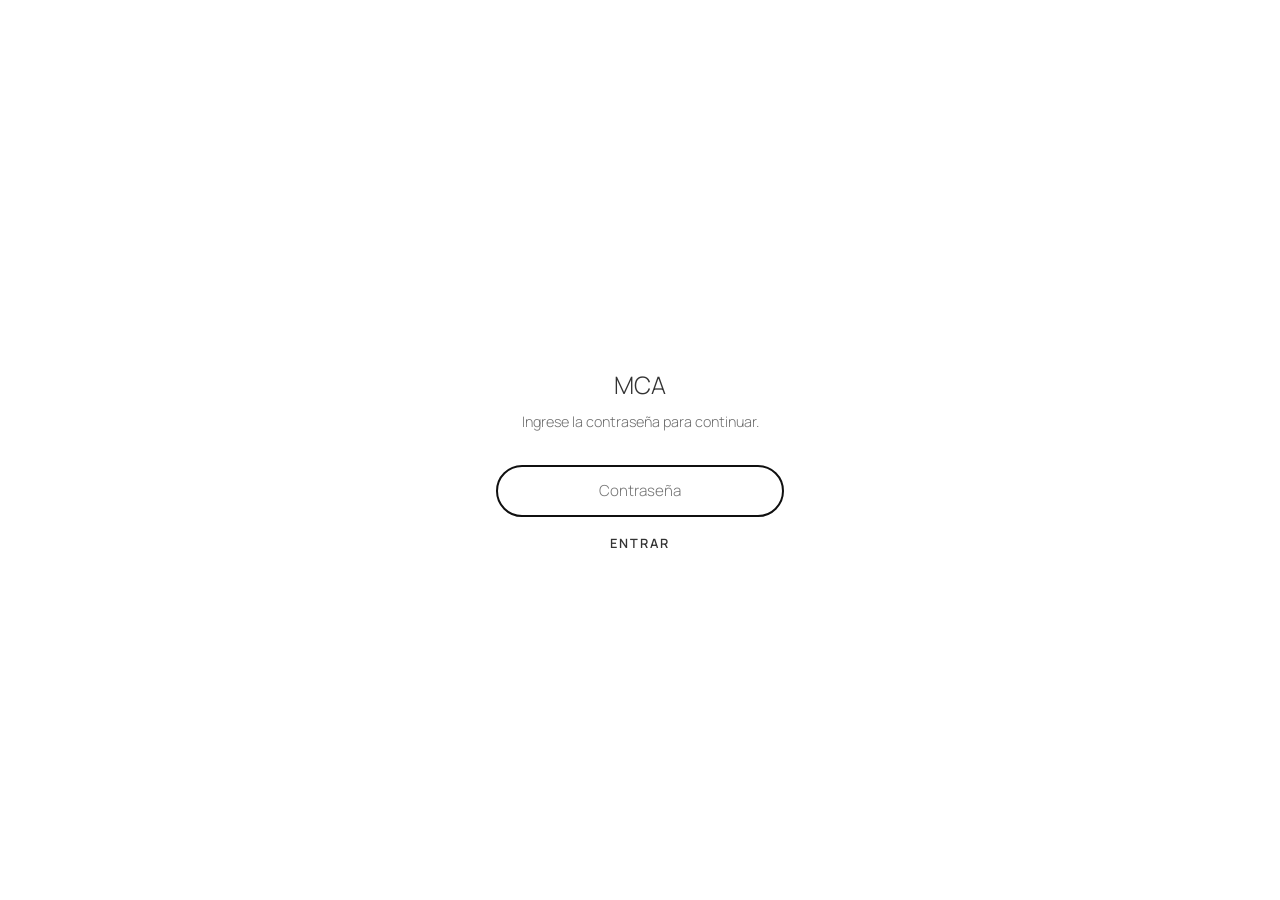
<file: index.html>
<!DOCTYPE html><html lang="en"><head><script>if(localStorage.getItem('mca_unlocked')!=='1'){location.replace('/login.html?redirect='+encodeURIComponent(location.pathname+location.search));}</script><meta charset="utf-8"/><title>Inicio - Manuel Cárdenas Aspajo</title><meta content="Ingeniero Civil especializado en estructuras, Arquitecto y Revisor Urbano Certificado, con experiencia en diseño estructural, arquitectura, supervisión técnica, revisión normativa y gestión integral de proyectos." name="description"/><meta content="Manuel Cárdenas Aspajo - Ingeniero Civil, Arquitecto, Revisor Urbano" property="og:title"/><meta content="Ingeniero Civil especializado en estructuras, Arquitecto y Revisor Urbano Certificado, con experiencia en diseño estructural, arquitectura, supervisión técnica, revisión normativa y gestión integral de proyectos." property="og:description"/><meta content="/images/64595fe9f76c25c4dda92b6e_473Agency-Stolzl-Template-7.jpg" property="og:image"/><meta content="Manuel Cárdenas Aspajo - Ingeniero Civil, Arquitecto, Revisor Urbano" name="twitter:title"/><meta content="Ingeniero Civil especializado en estructuras, Arquitecto y Revisor Urbano Certificado, con experiencia en diseño estructural, arquitectura, supervisión técnica, revisión normativa y gestión integral de proyectos." name="twitter:description"/><meta content="/images/64595fe9f76c25c4dda92b6e_473Agency-Stolzl-Template-7.jpg" name="twitter:image"/><meta property="og:type" content="website"/><meta content="summary_large_image" name="twitter:card"/><meta content="width=device-width, initial-scale=1" name="viewport"/><link href="/css/mca-913f08.shared.406f649e9.css" rel="stylesheet" type="text/css" crossorigin="anonymous"/><style>@media (min-width:992px) {html.w-mod-js:not(.w-mod-ix) [data-w-id="6f4bd255-f028-cc97-5874-4fd647407db4"] {-webkit-transform:translate3d(0, 3rem, 0) scale3d(1, 1, 1) rotateX(0) rotateY(0) rotateZ(0) skew(0, 0);-moz-transform:translate3d(0, 3rem, 0) scale3d(1, 1, 1) rotateX(0) rotateY(0) rotateZ(0) skew(0, 0);-ms-transform:translate3d(0, 3rem, 0) scale3d(1, 1, 1) rotateX(0) rotateY(0) rotateZ(0) skew(0, 0);transform:translate3d(0, 3rem, 0) scale3d(1, 1, 1) rotateX(0) rotateY(0) rotateZ(0) skew(0, 0);opacity:0;}}@media (max-width:991px) and (min-width:768px) {html.w-mod-js:not(.w-mod-ix) [data-w-id="6f4bd255-f028-cc97-5874-4fd647407db4"] {height:0px;}}@media (max-width:767px) and (min-width:480px) {html.w-mod-js:not(.w-mod-ix) [data-w-id="6f4bd255-f028-cc97-5874-4fd647407db4"] {height:0px;}}@media (max-width:479px) {html.w-mod-js:not(.w-mod-ix) [data-w-id="6f4bd255-f028-cc97-5874-4fd647407db4"] {height:0px;}}</style><link href="https://fonts.googleapis.com" rel="preconnect"/><link href="https://fonts.gstatic.com" rel="preconnect" crossorigin="anonymous"/><link href="https://fonts.googleapis.com/css2?family=DM+Sans:wght@400;500;700&family=Manrope:wght@200;300;400;500;600;700;800&display=swap" rel="stylesheet"/><script type="text/javascript">!function(o,c){var n=c.documentElement,t=" w-mod-";n.className+=t+"js",("ontouchstart"in o||o.DocumentTouch&&c instanceof DocumentTouch)&&(n.className+=t+"touch")}(window,document);</script><link href="/images/favicon-mca.png" rel="shortcut icon" type="image/png"/><link href="/images/favicon-mca.png" rel="apple-touch-icon"/><style>.image-wrapper .image-100-w{width:100%;aspect-ratio:2/1;object-fit:cover;object-position:center 100%;}</style><!-- Cloudflare Web Analytics --><script type='module' src='https://static.cloudflareinsights.com/beacon.min.js' data-cf-beacon='{"token": "d984f8169b924b16a0b896f4c29c0e79"}'></script><!-- End Cloudflare Web Analytics --><script type="application/ld+json">{"@context":"https://schema.org","@type":"ProfessionalService","name":"Manuel Cárdenas Aspajo","image":"https://www.manuelcardenasaspajo.com/images/64595fe9f76c25c4dda92b6e_473Agency-Stolzl-Template-7.jpg","url":"https://www.manuelcardenasaspajo.com/","email":"ingmanuelcardenasaspajo@yahoo.com","address":{"@type":"PostalAddress","streetAddress":"Pasaje Los Pinos 190, Oficinas 804-805","addressLocality":"Miraflores","addressRegion":"Lima","postalCode":"15074","addressCountry":"PE"},"areaServed":"PE","sameAs":["https://pe.linkedin.com/in/manuel-c%C3%A1rdenas-aspajo-07104537"],"founder":{"@type":"Person","name":"Manuel Cárdenas Aspajo","jobTitle":"Ingeniero Civil, Arquitecto y Revisor Urbano Certificado"}}</script></head><body><div data-collapse="medium" data-animation="default" data-duration="400" fs-scrolldisable-element="smart-nav" data-easing="ease" data-easing2="ease" role="banner" class="nav-bar-component-2 w-nav"><div class="navbar-container"><a href="#" class="navbar-logo-wrapper w-nav-brand"><img width="91" loading="lazy" alt="" src="/images/logo-mca.svg" class="navbar-logo"/></a><div class="navbar-menu-button-2 w-nav-button"><div class="menu-icon-2"><div class="menu-icon-line-top-2"></div><div class="menu-icon-line-middle-2"><div class="menu-icon-line-middle-inner"></div></div><div class="menu-icon-line-bottom-2"></div></div></div><nav role="navigation" class="navbar-menu-2 is-page-height-tablet w-nav-menu"><div class="navbar-link-wrapper"><a href="/" aria-current="page" class="navbar-link-2 w-nav-link w--current">Inicio</a><div class="navbar-link-line-2"></div></div><div class="navbar-link-wrapper"><a href="/trayectoria/" class="navbar-link-2 w-nav-link">Trayectoria</a><div class="navbar-link-line-2"></div></div><div class="navbar-link-wrapper"><a href="/servicios/" class="navbar-link-2 w-nav-link">Servicios</a><div class="navbar-link-line-2"></div></div><div class="navbar-link-wrapper"><a href="/revision-urbana/" class="navbar-link-2 w-nav-link">Revisión Urbana</a><div class="navbar-link-line-2"></div></div><div class="navbar-link-wrapper"><a href="/contacto/" class="navbar-link-2 w-nav-link">Contacto</a><div class="navbar-link-line-2"></div></div><div data-delay="200" data-hover="true" data-w-id="6f4bd255-f028-cc97-5874-4fd647407daf" class="navbar-menu-dropdown-2 w-dropdown"><div class="navbar-dropdown-toggle w-dropdown-toggle"><div class="dropdown-icon w-embed"><svg width=" 100%" height=" 100%" viewBox="0 0 16 16" fill="none" xmlns="http://www.w3.org/2000/svg">
<path fill-rule="evenodd" clip-rule="evenodd" d="M2.55806 6.29544C2.46043 6.19781 2.46043 6.03952 2.55806 5.94189L3.44195 5.058C3.53958 4.96037 3.69787 4.96037 3.7955 5.058L8.00001 9.26251L12.2045 5.058C12.3021 4.96037 12.4604 4.96037 12.5581 5.058L13.4419 5.94189C13.5396 6.03952 13.5396 6.19781 13.4419 6.29544L8.17678 11.5606C8.07915 11.6582 7.92086 11.6582 7.82323 11.5606L2.55806 6.29544Z" fill="currentColor"/>
</svg></div><div class="text-block-4">About</div></div><nav data-w-id="6f4bd255-f028-cc97-5874-4fd647407db4" class="navbar-dropdown-list-2 w-dropdown-list"><a href="#" class="navbar-dropdown-link-2 w-dropdown-link">Link Five</a><a href="#" class="navbar-dropdown-link-2 w-dropdown-link">Link Six</a><a href="#" class="navbar-dropdown-link-2 w-dropdown-link">Link Seven</a></nav></div></nav></div></div><header class="section padding-section-large"><div class="container"><div class="heading---paragraph-wrapper"><h1 class="heading-style-h1 max-with-small">Manuel Cárdenas Aspajo</h1><div class="paragraph-wrapper max-width-small"><p data-w-id="3fe20d07-ea90-bb3e-68f1-8659a5a06d16" class="text-size-xsmall"></p><p data-w-id="3fe20d07-ea90-bb3e-68f1-8659a5a06d19" class="text-size-small"><br/><br/>La integración de la ingeniería civil, la arquitectura y la revisión urbana en una práctica profesional basada en el rigor técnico, la excelencia y el desarrollo responsable del entorno construido.</p></div></div><div class="image-wrapper"><img src="/images/6a6b859f3790cdd84f419a27_473Agency-Stolzl-Template-1.jpg" loading="lazy" sizes="(max-width: 1920px) 100vw, 1920px" srcset="/images/6a6b859f3790cdd84f419a27_473Agency-Stolzl-Template-1-p-500.jpg 500w, /images/6a6b859f3790cdd84f419a27_473Agency-Stolzl-Template-1-p-800.jpg 800w, /images/6a6b859f3790cdd84f419a27_473Agency-Stolzl-Template-1-p-1080.jpg 1080w, /images/6a6b859f3790cdd84f419a27_473Agency-Stolzl-Template-1-p-1600.jpg 1600w, /images/6a6b859f3790cdd84f419a27_473Agency-Stolzl-Template-1.jpg 1920w" alt="Arquitectura moderna" class="image-100-w"/></div></div></header><section class="section padding-section-large"><div class="container"><div class="w-layout-grid grid-1-layout"><div id="w-node-ccaaa9b0-db1e-9e4b-2e6a-6c38cebd53be-cebd53bb" class="content-grid-wrapper align-end"><h2 data-w-id="86b3af4c-53a8-a86d-dea6-ad428187a75d" class="heading-style-h4"><br/><br/><br/>Ingeniero Civil</h2><div class="paragraph-wrapper"><p data-w-id="ccaaa9b0-db1e-9e4b-2e6a-6c38cebd53c3" class="text-size-small">CIP 14386<br/>‍</p><h2 class="heading-style-h4">Arquitecto</h2><p data-w-id="3986870c-8b60-9345-d241-e9a03a52d8b6" class="text-size-small">CAP 19120<br/>‍<br/></p><h2 data-w-id="ce99ac7b-4e83-ce7a-96b7-b99095ce6755" class="heading-style-h4">Revisor Urbano</h2><p class="text-size-small reveal-el">Categoría EE-III · Registro N.° 0215</p></div><a href="/trayectoria/" style="margin-top:2rem" class="button w-button">Más información</a></div><div class="image-wrapper-grid retrato"><img loading="lazy" data-w-id="ccaaa9b0-db1e-9e4b-2e6a-6c38cebd53c6" height="Auto" src="/images/inicio-retrato.jpg" alt="Manuel Cárdenas Aspajo" style="object-position:50% 40%" class="image-medium"/></div></div></div></section><section class="features-metrics"><div class="container-2"><div class="features-wrapper"><div class="features-block reveal-el"><div class="features-title">1500+</div><div>Proyectos desarrollados</div></div><div class="features-block reveal-el"><div class="features-title">50+</div><div>Años de experiencia en Ingeniería Civil<br/></div></div><div class="features-block reveal-el"><div class="features-title">9+</div><div>Años de experiencia en Arquitectura</div></div><div class="features-block reveal-el"><div class="features-title">3+</div><div>Años de experiencia en Revisión Urbana<br/></div></div></div></div></section><section class="section padding-section-large"><div class="container"><div class="heading-h2-wrapper"><h3 class="heading-style-h2 reveal-el">Servicios</h3></div><div class="w-layout-hflex flex-block" style="align-items:center;gap:2rem;"><div class="subheading-medium-wrapper max-width-medium" style="margin-bottom:0;"><p class="text-size-medium reveal-el">Un conjunto integral de servicios en ingeniería civil, arquitectura y revisión urbana: desde el diseño y cálculo estructural hasta la revisión normativa y la supervisión de obra.</p></div><a href="/servicios/" class="button w-button">Más información</a></div></div></section><footer class="footer background-color-primary-dark"><div class="padding-global"><div class="container"><div class="padding-vertical padding-xxlarge"><div style="display:flex;justify-content:flex-start;margin-bottom:2rem;"><img src="/images/logo-mca.svg" loading="lazy" width="91" alt=""/></div><div class="padding-bottom padding-xxlarge"><div class="w-layout-hflex flex-block"><div class="adress-wrapper"><div class="text-size-small"><strong>Dirección:</strong><br/>Pasaje Los Pinos 190<br/>Oficinas 804–805<br/>Miraflores 15074<br/>Lima, Perú<br/>‍<br/><span class="text-weight-semibold">Contacto:<br/></span><a href="#" class="link">ingmanuelcardenasaspajo@yahoo.com</a></div></div><div class="footer-link-list"><a href="/" aria-current="page" class="footer-link w--current">Inicio</a><a href="/trayectoria/" class="footer-link">Trayectoria</a><a href="/servicios/" class="footer-link">Servicios</a><a href="/revision-urbana/" class="footer-link">Revisión Urbana</a><a href="/contacto/" class="footer-link">Contacto</a></div><div class="footer-left-wrapper"><div class="w-layout-grid footer-social-list"><a href="https://pe.linkedin.com/in/manuel-c%C3%A1rdenas-aspajo-07104537" target="_blank" rel="noopener noreferrer" class="footer3_social-link w-inline-block"><div class="social-icon w-embed"><svg width="24" height="24" viewBox="0 0 24 24" fill="none" xmlns="http://www.w3.org/2000/svg">
<path fill-rule="evenodd" clip-rule="evenodd" d="M5 3H19C20.1046 3 21 3.89543 21 5V19C21 20.1046 20.1046 21 19 21H5C3.89543 21 3 20.1046 3 19V5C3 3.89543 3.89543 3 5 3ZM8 18C8.27614 18 8.5 17.7761 8.5 17.5V10.5C8.5 10.2239 8.27614 10 8 10H6.5C6.22386 10 6 10.2239 6 10.5V17.5C6 17.7761 6.22386 18 6.5 18H8ZM7.25 9C6.42157 9 5.75 8.32843 5.75 7.5C5.75 6.67157 6.42157 6 7.25 6C8.07843 6 8.75 6.67157 8.75 7.5C8.75 8.32843 8.07843 9 7.25 9ZM17.5 18C17.7761 18 18 17.7761 18 17.5V12.9C18.0325 11.3108 16.8576 9.95452 15.28 9.76C14.177 9.65925 13.1083 10.1744 12.5 11.1V10.5C12.5 10.2239 12.2761 10 12 10H10.5C10.2239 10 10 10.2239 10 10.5V17.5C10 17.7761 10.2239 18 10.5 18H12C12.2761 18 12.5 17.7761 12.5 17.5V13.75C12.5 12.9216 13.1716 12.25 14 12.25C14.8284 12.25 15.5 12.9216 15.5 13.75V17.5C15.5 17.7761 15.7239 18 16 18H17.5Z" fill="CurrentColor"/>
</svg></div></a></div></div></div></div><div class="divider"></div><div class="footer-bottom-wrapper"><div class="footer-credit-text">© 2026 Manuel Cárdenas Aspajo. All Rights Reserved.</div><div class="w-layout-grid footer-legal-list"><a href="/privacidad/" class="footer-legal-link">Privacy Policy</a></div></div></div></div></div></footer><script src="/js/jquery-3.5.1.min.dc5e7f18c8.js" type="text/javascript" crossorigin="anonymous"></script><script src="/js/site.schunk.36b8fb49256177c8.js" type="text/javascript" crossorigin="anonymous"></script><script src="/js/site.758dd018.bd7d402d63eb10c2.js" type="text/javascript" crossorigin="anonymous"></script><script defer src="/js/cursor-effect.js"></script><script defer src="/js/reveal-effect.js"></script></body></html>
</file>
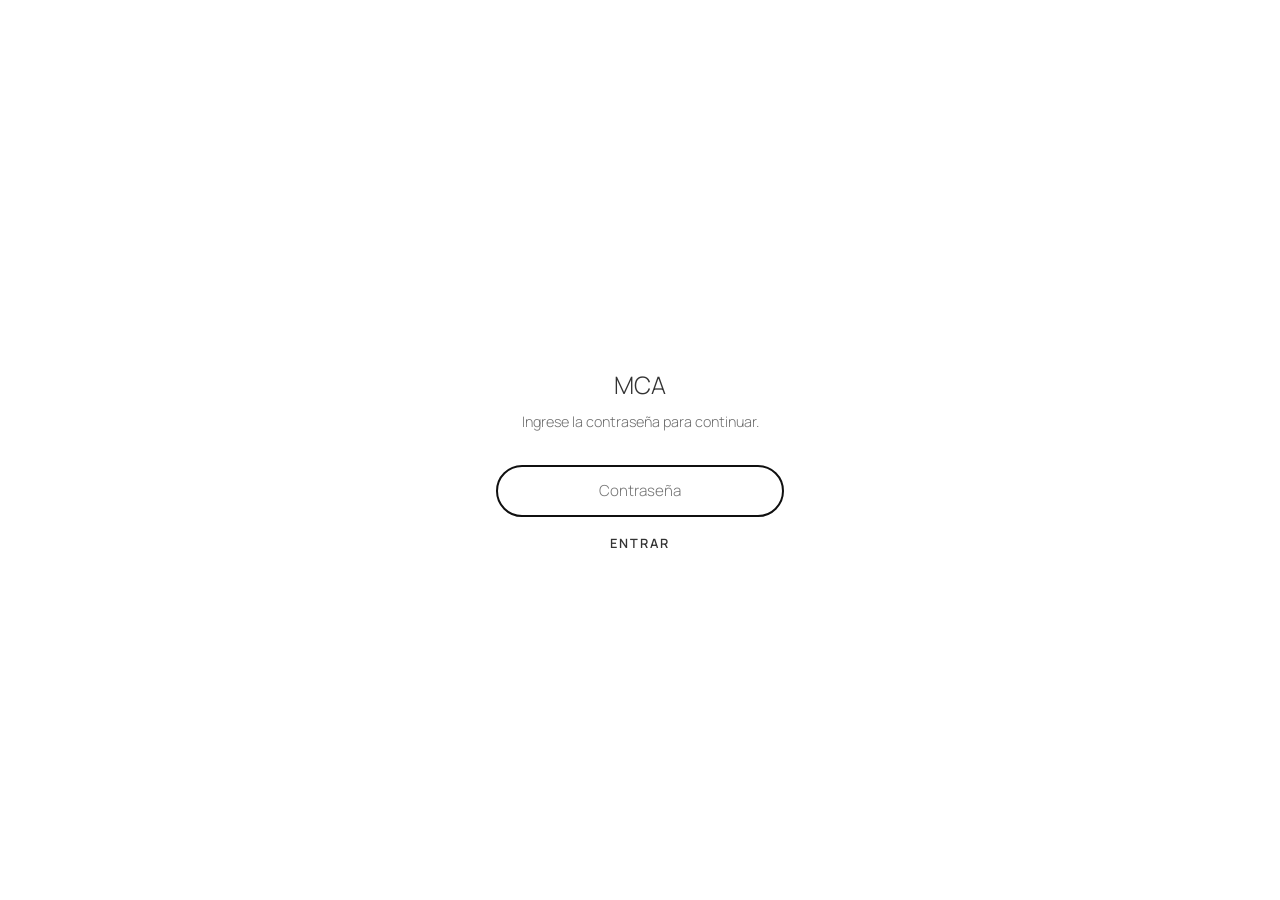
<file: contacto/index.html>
<!DOCTYPE html><html lang="en"><head><script>if(localStorage.getItem('mca_unlocked')!=='1'){location.replace('/login.html?redirect='+encodeURIComponent(location.pathname+location.search));}</script><meta charset="utf-8"/><title>Contacto - Manuel Cárdenas Aspajo</title><meta content="Contáctese con Manuel Cárdenas Aspajo, Ingeniero Civil, Arquitecto y Revisor Urbano Certificado, para consultas sobre proyectos de ingeniería, arquitectura y revisión normativa." name="description"/><meta content="Realiza su consulta" property="og:title"/><meta content="Contáctese con Manuel Cárdenas Aspajo, Ingeniero Civil, Arquitecto y Revisor Urbano Certificado, para consultas sobre proyectos de ingeniería, arquitectura y revisión normativa." property="og:description"/><meta content="/images/64595fe37482ad08901c74f4_473Agency-Stolzl-Template-1.jpg" property="og:image"/><meta content="Realiza su consulta" name="twitter:title"/><meta content="Contáctese con Manuel Cárdenas Aspajo, Ingeniero Civil, Arquitecto y Revisor Urbano Certificado, para consultas sobre proyectos de ingeniería, arquitectura y revisión normativa." name="twitter:description"/><meta content="/images/64595fe37482ad08901c74f4_473Agency-Stolzl-Template-1.jpg" name="twitter:image"/><meta property="og:type" content="website"/><meta content="summary_large_image" name="twitter:card"/><meta content="width=device-width, initial-scale=1" name="viewport"/><link href="/css/mca-913f08.shared.406f649e9.css" rel="stylesheet" type="text/css" crossorigin="anonymous"/><link href="https://fonts.googleapis.com" rel="preconnect"/><link href="https://fonts.gstatic.com" rel="preconnect" crossorigin="anonymous"/><link href="https://fonts.googleapis.com/css2?family=DM+Sans:wght@400;500;700&family=Manrope:wght@200;300;400;500;600;700;800&display=swap" rel="stylesheet"/><script type="text/javascript">!function(o,c){var n=c.documentElement,t=" w-mod-";n.className+=t+"js",("ontouchstart"in o||o.DocumentTouch&&c instanceof DocumentTouch)&&(n.className+=t+"touch")}(window,document);</script><link href="/images/favicon-mca.png" rel="shortcut icon" type="image/png"/><link href="/images/favicon-mca.png" rel="apple-touch-icon"/><style>.section.padding-section-large,.container{overflow:visible;}</style><!-- Cloudflare Web Analytics --><script type='module' src='https://static.cloudflareinsights.com/beacon.min.js' data-cf-beacon='{"token": "d984f8169b924b16a0b896f4c29c0e79"}'></script><!-- End Cloudflare Web Analytics --></head><body><div data-animation="default" class="nav-bar-component w-nav" data-easing2="ease" fs-scrolldisable-element="smart-nav" data-easing="ease" data-collapse="medium" data-w-id="a88aa5b4-1dde-e348-32a1-51b9f9bc93c0" role="banner" data-duration="400"><div class="navbar-container"><a href="/" class="navbar-logo-wrapper w-nav-brand"><img src="/images/logo-mca.svg" loading="lazy" width="91" alt="" class="navbar-logo"/></a><div class="navbar-menu-button w-nav-button"><div class="menu-icon"><div class="menu-icon-line-top"></div><div class="menu-icon-line-middle"><div class="menu-icon-line-middle-inner"></div></div><div class="menu-icon-line-bottom"></div></div></div><nav role="navigation" class="navbar-menu is-page-height-tablet w-nav-menu"><div class="navbar-link-wrapper"><a href="/" class="navbar-link w-nav-link">Inicio</a><div class="navbar-link-line"></div></div><div class="navbar-link-wrapper"><a href="/trayectoria/" class="navbar-link w-nav-link">Trayectoria</a><div class="navbar-link-line"></div></div><div class="navbar-link-wrapper"><a href="/servicios/" class="navbar-link w-nav-link">Servicios</a><div class="navbar-link-line"></div></div><div class="navbar-link-wrapper"><a href="/revision-urbana/" class="navbar-link w-nav-link">Revisión Urbana</a><div class="navbar-link-line"></div></div><div class="navbar-link-wrapper"><a href="/contacto/" aria-current="page" class="navbar-link w-nav-link w--current">Contacto</a><div class="navbar-link-line"></div></div><div data-hover="true" data-delay="200" data-w-id="a88aa5b4-1dde-e348-32a1-51b9f9bc93cb" class="navbar-menu-dropdown w-dropdown"><div class="navbar-dropdown-toggle w-dropdown-toggle"><div class="dropdown-icon w-embed"><svg width=" 100%" height=" 100%" viewBox="0 0 16 16" fill="none" xmlns="http://www.w3.org/2000/svg">
<path fill-rule="evenodd" clip-rule="evenodd" d="M2.55806 6.29544C2.46043 6.19781 2.46043 6.03952 2.55806 5.94189L3.44195 5.058C3.53958 4.96037 3.69787 4.96037 3.7955 5.058L8.00001 9.26251L12.2045 5.058C12.3021 4.96037 12.4604 4.96037 12.5581 5.058L13.4419 5.94189C13.5396 6.03952 13.5396 6.19781 13.4419 6.29544L8.17678 11.5606C8.07915 11.6582 7.92086 11.6582 7.82323 11.5606L2.55806 6.29544Z" fill="currentColor"/>
</svg></div><div class="text-block-3">About</div></div><nav class="navbar-dropdown-list w-dropdown-list"><a href="#" class="navbar-dropdown-link w-dropdown-link">Link Five</a><a href="#" class="navbar-dropdown-link w-dropdown-link">Link Six</a><a href="#" class="navbar-dropdown-link w-dropdown-link">Link Seven</a></nav></div></nav></div></div><div class="section padding-section-large"><div class="container"><div class="grid-1-layout"><div class="wrapper"><div class="heading-h1-wrapper"><h1 class="heading-style-h1">Complete el formulario para enviar su consulta.</h1></div></div><div class="form-wrapper"><div class="wrapper"><div class="contact-component"><form id="wf-form-Contact-1-Form" name="wf-form-Contact-1-Form" data-name="Contact 1 Form" method="POST" action="https://formspree.io/f/xzebplva" class="contact-form"><input type="hidden" name="_subject" value="Nueva consulta desde el sitio web"/><input type="hidden" name="_next" value="https://www.manuelcardenasaspajo.com/contacto/gracias/"/><div class="form-field-wrapper"><input class="form-input w-input" maxlength="256" name="name" data-name="Contact 1 Name" placeholder="Nombre y apellido" type="text" id="Contact-1-Name" required=""/></div><div class="form-field-wrapper"><input class="form-input w-input" maxlength="256" name="email" data-name="Contact 1 Email" placeholder="Correo electrónico" type="email" id="Contact-1-Email" required=""/></div><div class="form-field-wrapper"><input class="form-input w-input" maxlength="30" name="phone" data-name="Contact 1 Phone" placeholder="Teléfono (opcional)" type="tel" id="Contact-1-Phone"/></div><textarea id="Contact-1-Message" name="message" maxlength="5000" data-name="Contact 1 Message" placeholder="Mensaje" required="" class="form-input text-area w-input"></textarea><div class="main-button submit w-inline-block"><div class="content-button"><input type="submit" data-wait="Espere, por favor" class="button w-button" value="Enviar"/></div><div class="line-button hide"></div></div></form></div></div></div></div></div></div><footer class="footer background-color-primary-dark"><div class="padding-global"><div class="container"><div class="padding-vertical padding-xxlarge"><div style="display:flex;justify-content:flex-start;margin-bottom:2rem;"><img src="/images/logo-mca.svg" loading="lazy" width="91" alt=""/></div><div class="padding-bottom padding-xxlarge"><div class="w-layout-hflex flex-block"><div class="adress-wrapper"><div class="text-size-small"><strong>Dirección:</strong><br/>Pasaje Los Pinos 190<br/>Oficinas 804–805<br/>Miraflores 15074<br/>Lima, Perú<br/>‍<br/><span class="text-weight-semibold">Contacto:<br/></span><a href="#" class="link">ingmanuelcardenasaspajo@yahoo.com</a></div></div><div class="footer-link-list"><a href="/" class="footer-link">Inicio</a><a href="/trayectoria/" class="footer-link">Trayectoria</a><a href="/servicios/" class="footer-link">Servicios</a><a href="/revision-urbana/" class="footer-link">Revisión Urbana</a><a href="/contacto/" aria-current="page" class="footer-link w--current">Contacto</a></div><div class="footer-left-wrapper"><div class="w-layout-grid footer-social-list"><a href="https://pe.linkedin.com/in/manuel-c%C3%A1rdenas-aspajo-07104537" target="_blank" rel="noopener noreferrer" class="footer3_social-link w-inline-block"><div class="social-icon w-embed"><svg width="24" height="24" viewBox="0 0 24 24" fill="none" xmlns="http://www.w3.org/2000/svg">
<path fill-rule="evenodd" clip-rule="evenodd" d="M5 3H19C20.1046 3 21 3.89543 21 5V19C21 20.1046 20.1046 21 19 21H5C3.89543 21 3 20.1046 3 19V5C3 3.89543 3.89543 3 5 3ZM8 18C8.27614 18 8.5 17.7761 8.5 17.5V10.5C8.5 10.2239 8.27614 10 8 10H6.5C6.22386 10 6 10.2239 6 10.5V17.5C6 17.7761 6.22386 18 6.5 18H8ZM7.25 9C6.42157 9 5.75 8.32843 5.75 7.5C5.75 6.67157 6.42157 6 7.25 6C8.07843 6 8.75 6.67157 8.75 7.5C8.75 8.32843 8.07843 9 7.25 9ZM17.5 18C17.7761 18 18 17.7761 18 17.5V12.9C18.0325 11.3108 16.8576 9.95452 15.28 9.76C14.177 9.65925 13.1083 10.1744 12.5 11.1V10.5C12.5 10.2239 12.2761 10 12 10H10.5C10.2239 10 10 10.2239 10 10.5V17.5C10 17.7761 10.2239 18 10.5 18H12C12.2761 18 12.5 17.7761 12.5 17.5V13.75C12.5 12.9216 13.1716 12.25 14 12.25C14.8284 12.25 15.5 12.9216 15.5 13.75V17.5C15.5 17.7761 15.7239 18 16 18H17.5Z" fill="CurrentColor"/>
</svg></div></a></div></div></div></div><div class="divider"></div><div class="footer-bottom-wrapper"><div class="footer-credit-text">© 2026 Manuel Cárdenas Aspajo. All Rights Reserved.</div><div class="w-layout-grid footer-legal-list"><a href="/privacidad/" class="footer-legal-link">Privacy Policy</a></div></div></div></div></div></footer><script src="/js/jquery-3.5.1.min.dc5e7f18c8.js" type="text/javascript" crossorigin="anonymous"></script><script src="/js/site.schunk.36b8fb49256177c8.js" type="text/javascript" crossorigin="anonymous"></script><script src="/js/site.758dd018.bd7d402d63eb10c2.js" type="text/javascript" crossorigin="anonymous"></script><script defer src="/js/cursor-effect.js"></script></body></html>
</file>
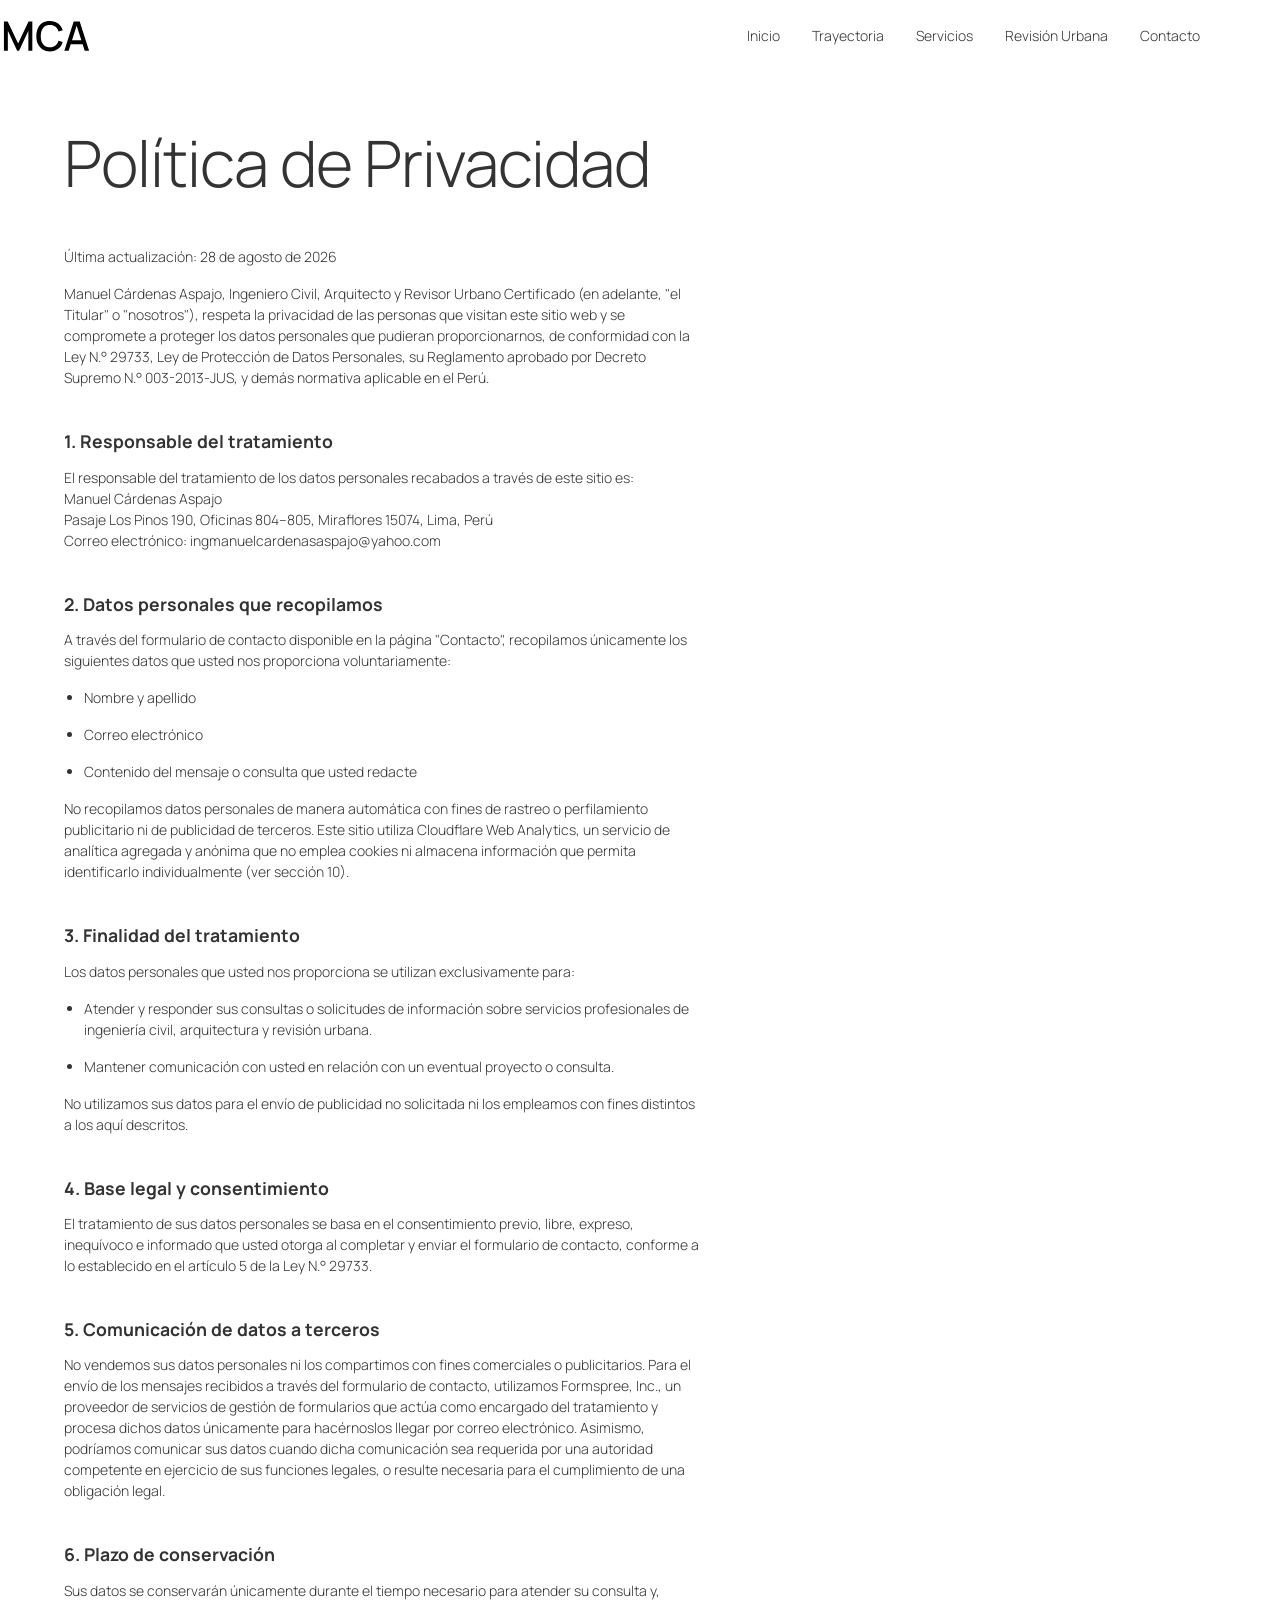
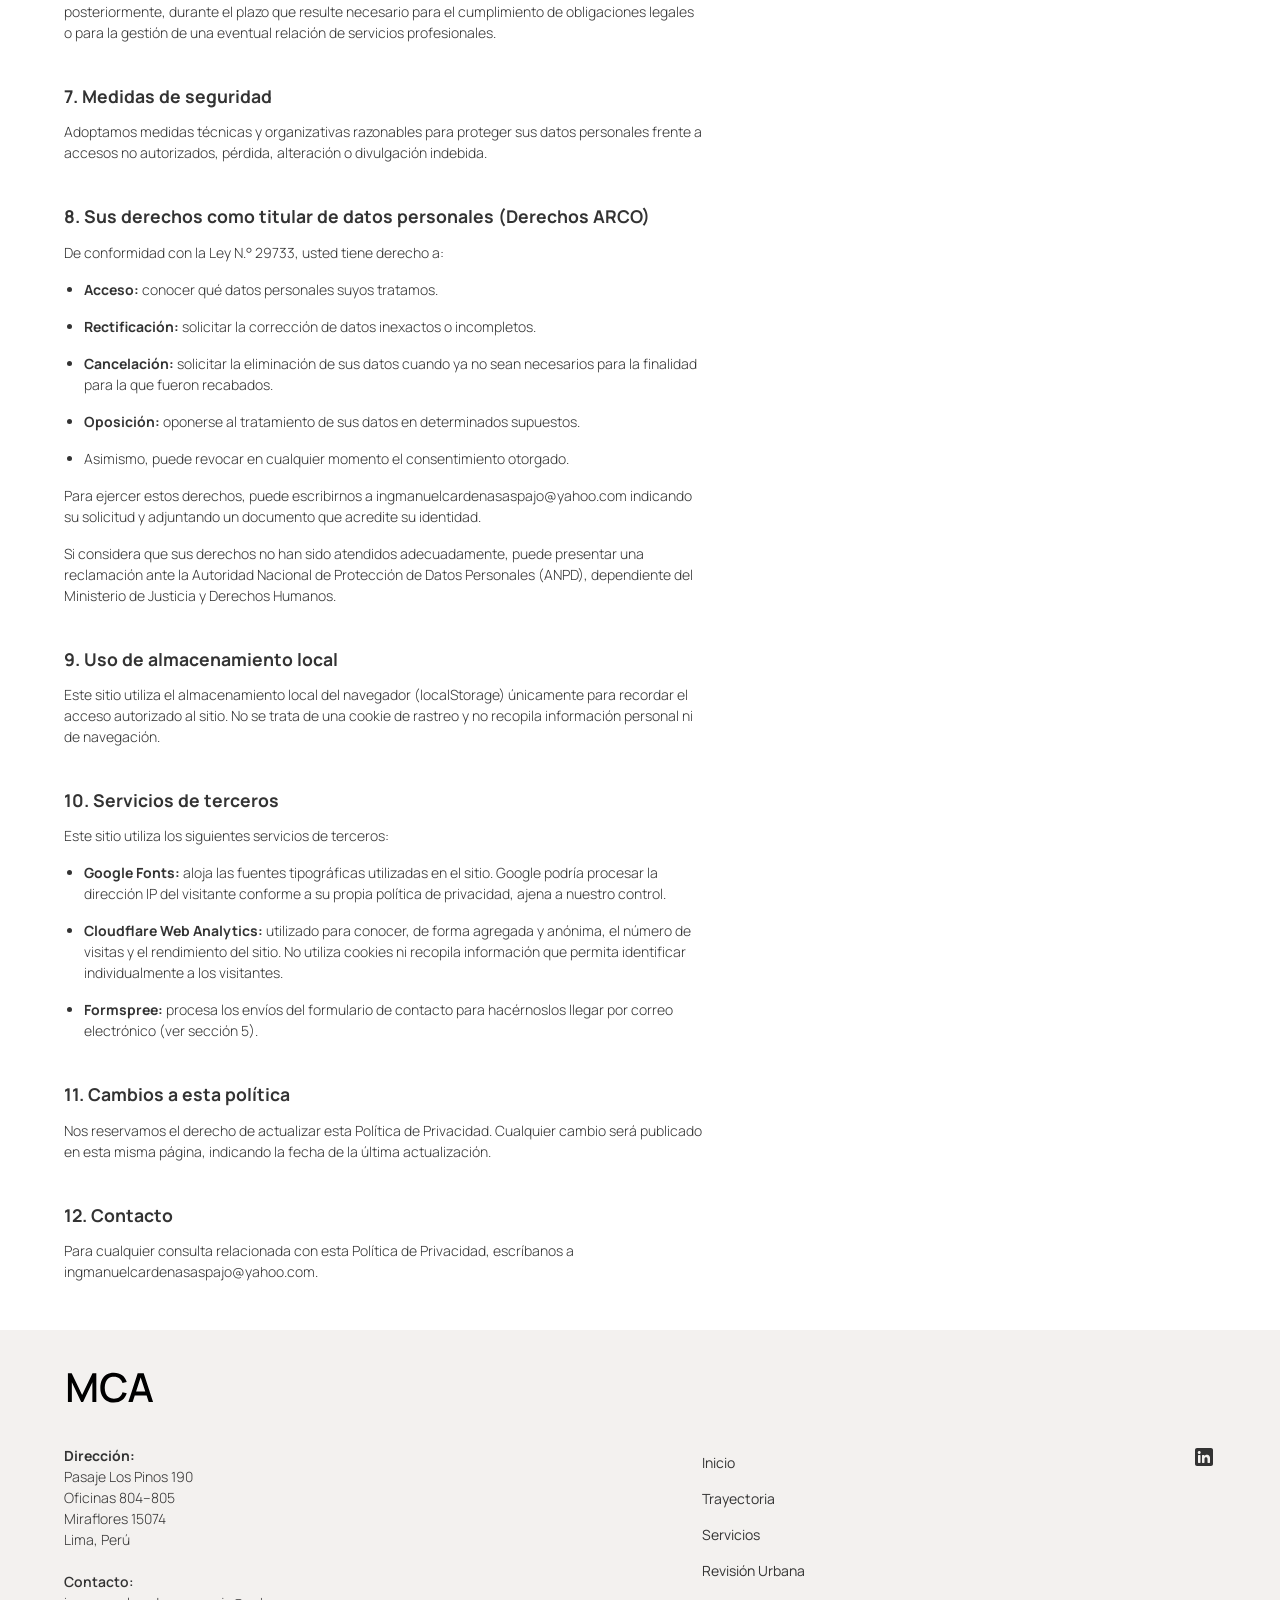
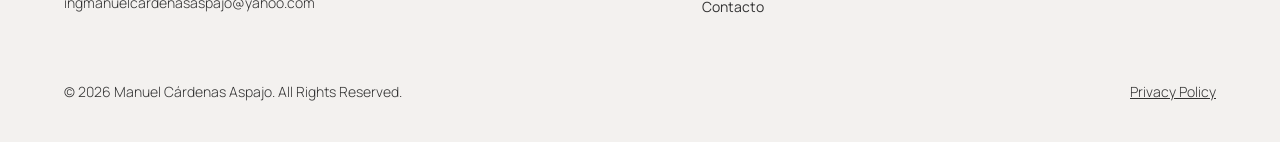
<file: privacidad/index.html>
<!DOCTYPE html>
<html lang="es">
<head>
<meta charset="utf-8"/>
<title>Política de Privacidad - Manuel Cárdenas Aspajo</title>
<meta content="Política de privacidad del sitio de Manuel Cárdenas Aspajo, Ingeniero Civil, Arquitecto y Revisor Urbano, conforme a la Ley N.° 29733." name="description"/>
<meta content="width=device-width, initial-scale=1" name="viewport"/>
<link href="https://fonts.googleapis.com" rel="preconnect"/>
<link href="https://fonts.gstatic.com" rel="preconnect" crossorigin="anonymous"/>
<link href="https://fonts.googleapis.com/css2?family=DM+Sans:wght@400;500;700&family=Manrope:wght@200;300;400;500;600;700;800&display=swap" rel="stylesheet"/>
<link href="/css/mca-913f08.shared.406f649e9.css" rel="stylesheet" type="text/css" crossorigin="anonymous"/>
<link href="/images/favicon-mca.png" rel="shortcut icon" type="image/png"/>
<link href="/images/favicon-mca.png" rel="apple-touch-icon"/>
<style>.legal-content h2{font-size:1.1rem;font-weight:700;margin-top:2.5rem;margin-bottom:.75rem;color:var(--off-black);}.legal-content p,.legal-content li{margin-bottom:1rem;}.legal-content ul{padding-left:1.25rem;}.legal-content a{color:var(--off-black);}</style>
<!-- Cloudflare Web Analytics --><script type='module' src='https://static.cloudflareinsights.com/beacon.min.js' data-cf-beacon='{"token": "d984f8169b924b16a0b896f4c29c0e79"}'></script><!-- End Cloudflare Web Analytics --></head>
<body>
<div data-animation="default" class="nav-bar-component w-nav" data-easing2="ease" fs-scrolldisable-element="smart-nav" data-easing="ease" data-collapse="medium" role="banner" data-duration="400"><div class="navbar-container"><a href="/" class="navbar-logo-wrapper w-nav-brand"><img src="/images/logo-mca.svg" loading="lazy" width="91" alt="" class="navbar-logo"/></a><div class="navbar-menu-button w-nav-button"><div class="menu-icon"><div class="menu-icon-line-top"></div><div class="menu-icon-line-middle"><div class="menu-icon-line-middle-inner"></div></div><div class="menu-icon-line-bottom"></div></div></div><nav role="navigation" class="navbar-menu is-page-height-tablet w-nav-menu"><div class="navbar-link-wrapper"><a href="/" class="navbar-link w-nav-link">Inicio</a><div class="navbar-link-line"></div></div><div class="navbar-link-wrapper"><a href="/trayectoria/" class="navbar-link w-nav-link">Trayectoria</a><div class="navbar-link-line"></div></div><div class="navbar-link-wrapper"><a href="/servicios/" class="navbar-link w-nav-link">Servicios</a><div class="navbar-link-line"></div></div><div class="navbar-link-wrapper"><a href="/revision-urbana/" class="navbar-link w-nav-link">Revisión Urbana</a><div class="navbar-link-line"></div></div><div class="navbar-link-wrapper"><a href="/contacto/" class="navbar-link w-nav-link">Contacto</a><div class="navbar-link-line"></div></div></nav></div></div>
<div class="section padding-section-large">
<div class="container">
<div class="heading-h2-wrapper"><h1 class="heading-style-h1 reveal-el">Política de Privacidad</h1></div>
<div class="rich-text-block text-size-small legal-content">
<p>Última actualización: 28 de agosto de 2026</p>

<p>Manuel Cárdenas Aspajo, Ingeniero Civil, Arquitecto y Revisor Urbano Certificado (en adelante, "el Titular" o "nosotros"), respeta la privacidad de las personas que visitan este sitio web y se compromete a proteger los datos personales que pudieran proporcionarnos, de conformidad con la Ley N.° 29733, Ley de Protección de Datos Personales, su Reglamento aprobado por Decreto Supremo N.° 003-2013-JUS, y demás normativa aplicable en el Perú.</p>

<h2>1. Responsable del tratamiento</h2>
<p>El responsable del tratamiento de los datos personales recabados a través de este sitio es:<br/>
Manuel Cárdenas Aspajo<br/>
Pasaje Los Pinos 190, Oficinas 804–805, Miraflores 15074, Lima, Perú<br/>
Correo electrónico: <a href="mailto:ingmanuelcardenasaspajo@yahoo.com">ingmanuelcardenasaspajo@yahoo.com</a></p>

<h2>2. Datos personales que recopilamos</h2>
<p>A través del formulario de contacto disponible en la página "Contacto", recopilamos únicamente los siguientes datos que usted nos proporciona voluntariamente:</p>
<ul>
<li>Nombre y apellido</li>
<li>Correo electrónico</li>
<li>Contenido del mensaje o consulta que usted redacte</li>
</ul>
<p>No recopilamos datos personales de manera automática con fines de rastreo o perfilamiento publicitario ni de publicidad de terceros. Este sitio utiliza Cloudflare Web Analytics, un servicio de analítica agregada y anónima que no emplea cookies ni almacena información que permita identificarlo individualmente (ver sección 10).</p>

<h2>3. Finalidad del tratamiento</h2>
<p>Los datos personales que usted nos proporciona se utilizan exclusivamente para:</p>
<ul>
<li>Atender y responder sus consultas o solicitudes de información sobre servicios profesionales de ingeniería civil, arquitectura y revisión urbana.</li>
<li>Mantener comunicación con usted en relación con un eventual proyecto o consulta.</li>
</ul>
<p>No utilizamos sus datos para el envío de publicidad no solicitada ni los empleamos con fines distintos a los aquí descritos.</p>

<h2>4. Base legal y consentimiento</h2>
<p>El tratamiento de sus datos personales se basa en el consentimiento previo, libre, expreso, inequívoco e informado que usted otorga al completar y enviar el formulario de contacto, conforme a lo establecido en el artículo 5 de la Ley N.° 29733.</p>

<h2>5. Comunicación de datos a terceros</h2>
<p>No vendemos sus datos personales ni los compartimos con fines comerciales o publicitarios. Para el envío de los mensajes recibidos a través del formulario de contacto, utilizamos Formspree, Inc., un proveedor de servicios de gestión de formularios que actúa como encargado del tratamiento y procesa dichos datos únicamente para hacérnoslos llegar por correo electrónico. Asimismo, podríamos comunicar sus datos cuando dicha comunicación sea requerida por una autoridad competente en ejercicio de sus funciones legales, o resulte necesaria para el cumplimiento de una obligación legal.</p>

<h2>6. Plazo de conservación</h2>
<p>Sus datos se conservarán únicamente durante el tiempo necesario para atender su consulta y, posteriormente, durante el plazo que resulte necesario para el cumplimiento de obligaciones legales o para la gestión de una eventual relación de servicios profesionales.</p>

<h2>7. Medidas de seguridad</h2>
<p>Adoptamos medidas técnicas y organizativas razonables para proteger sus datos personales frente a accesos no autorizados, pérdida, alteración o divulgación indebida.</p>

<h2>8. Sus derechos como titular de datos personales (Derechos ARCO)</h2>
<p>De conformidad con la Ley N.° 29733, usted tiene derecho a:</p>
<ul>
<li><strong>Acceso:</strong> conocer qué datos personales suyos tratamos.</li>
<li><strong>Rectificación:</strong> solicitar la corrección de datos inexactos o incompletos.</li>
<li><strong>Cancelación:</strong> solicitar la eliminación de sus datos cuando ya no sean necesarios para la finalidad para la que fueron recabados.</li>
<li><strong>Oposición:</strong> oponerse al tratamiento de sus datos en determinados supuestos.</li>
<li>Asimismo, puede revocar en cualquier momento el consentimiento otorgado.</li>
</ul>
<p>Para ejercer estos derechos, puede escribirnos a <a href="mailto:ingmanuelcardenasaspajo@yahoo.com">ingmanuelcardenasaspajo@yahoo.com</a> indicando su solicitud y adjuntando un documento que acredite su identidad.</p>
<p>Si considera que sus derechos no han sido atendidos adecuadamente, puede presentar una reclamación ante la Autoridad Nacional de Protección de Datos Personales (ANPD), dependiente del Ministerio de Justicia y Derechos Humanos.</p>

<h2>9. Uso de almacenamiento local</h2>
<p>Este sitio utiliza el almacenamiento local del navegador (localStorage) únicamente para recordar el acceso autorizado al sitio. No se trata de una cookie de rastreo y no recopila información personal ni de navegación.</p>

<h2>10. Servicios de terceros</h2>
<p>Este sitio utiliza los siguientes servicios de terceros:</p>
<ul>
<li><strong>Google Fonts:</strong> aloja las fuentes tipográficas utilizadas en el sitio. Google podría procesar la dirección IP del visitante conforme a su propia política de privacidad, ajena a nuestro control.</li>
<li><strong>Cloudflare Web Analytics:</strong> utilizado para conocer, de forma agregada y anónima, el número de visitas y el rendimiento del sitio. No utiliza cookies ni recopila información que permita identificar individualmente a los visitantes.</li>
<li><strong>Formspree:</strong> procesa los envíos del formulario de contacto para hacérnoslos llegar por correo electrónico (ver sección 5).</li>
</ul>

<h2>11. Cambios a esta política</h2>
<p>Nos reservamos el derecho de actualizar esta Política de Privacidad. Cualquier cambio será publicado en esta misma página, indicando la fecha de la última actualización.</p>

<h2>12. Contacto</h2>
<p>Para cualquier consulta relacionada con esta Política de Privacidad, escríbanos a <a href="mailto:ingmanuelcardenasaspajo@yahoo.com">ingmanuelcardenasaspajo@yahoo.com</a>.</p>
</div>
</div>
</div>
<footer class="footer background-color-primary-dark"><div class="padding-global"><div class="container"><div class="padding-vertical padding-xxlarge"><div style="display:flex;justify-content:flex-start;margin-bottom:2rem;"><img src="/images/logo-mca.svg" loading="lazy" width="91" alt=""/></div><div class="padding-bottom padding-xxlarge"><div class="w-layout-hflex flex-block"><div class="adress-wrapper"><div class="text-size-small"><strong>Dirección:</strong><br/>Pasaje Los Pinos 190<br/>Oficinas 804–805<br/>Miraflores 15074<br/>Lima, Perú<br/>‍<br/><span class="text-weight-semibold">Contacto:<br/></span><a href="#" class="link">ingmanuelcardenasaspajo@yahoo.com</a></div></div><div class="footer-link-list"><a href="/" class="footer-link">Inicio</a><a href="/trayectoria/" class="footer-link">Trayectoria</a><a href="/servicios/" class="footer-link">Servicios</a><a href="/revision-urbana/" class="footer-link">Revisión Urbana</a><a href="/contacto/" class="footer-link">Contacto</a></div><div class="footer-left-wrapper"><div class="w-layout-grid footer-social-list"><a href="https://pe.linkedin.com/in/manuel-c%C3%A1rdenas-aspajo-07104537" target="_blank" rel="noopener noreferrer" class="footer3_social-link w-inline-block"><div class="social-icon w-embed"><svg width="24" height="24" viewBox="0 0 24 24" fill="none" xmlns="http://www.w3.org/2000/svg">
<path fill-rule="evenodd" clip-rule="evenodd" d="M5 3H19C20.1046 3 21 3.89543 21 5V19C21 20.1046 20.1046 21 19 21H5C3.89543 21 3 20.1046 3 19V5C3 3.89543 3.89543 3 5 3ZM8 18C8.27614 18 8.5 17.7761 8.5 17.5V10.5C8.5 10.2239 8.27614 10 8 10H6.5C6.22386 10 6 10.2239 6 10.5V17.5C6 17.7761 6.22386 18 6.5 18H8ZM7.25 9C6.42157 9 5.75 8.32843 5.75 7.5C5.75 6.67157 6.42157 6 7.25 6C8.07843 6 8.75 6.67157 8.75 7.5C8.75 8.32843 8.07843 9 7.25 9ZM17.5 18C17.7761 18 18 17.7761 18 17.5V12.9C18.0325 11.3108 16.8576 9.95452 15.28 9.76C14.177 9.65925 13.1083 10.1744 12.5 11.1V10.5C12.5 10.2239 12.2761 10 12 10H10.5C10.2239 10 10 10.2239 10 10.5V17.5C10 17.7761 10.2239 18 10.5 18H12C12.2761 18 12.5 17.7761 12.5 17.5V13.75C12.5 12.9216 13.1716 12.25 14 12.25C14.8284 12.25 15.5 12.9216 15.5 13.75V17.5C15.5 17.7761 15.7239 18 16 18H17.5Z" fill="CurrentColor"/>
</svg></div></a></div></div></div></div><div class="divider"></div><div class="footer-bottom-wrapper"><div class="footer-credit-text">© 2026 Manuel Cárdenas Aspajo. All Rights Reserved.</div><div class="w-layout-grid footer-legal-list"><a href="/privacidad/" aria-current="page" class="footer-legal-link w--current">Privacy Policy</a></div></div></div></div></div></footer>
<script defer src="/js/cursor-effect.js"></script><script defer src="/js/reveal-effect.js"></script>
</body>
</html>
</file>
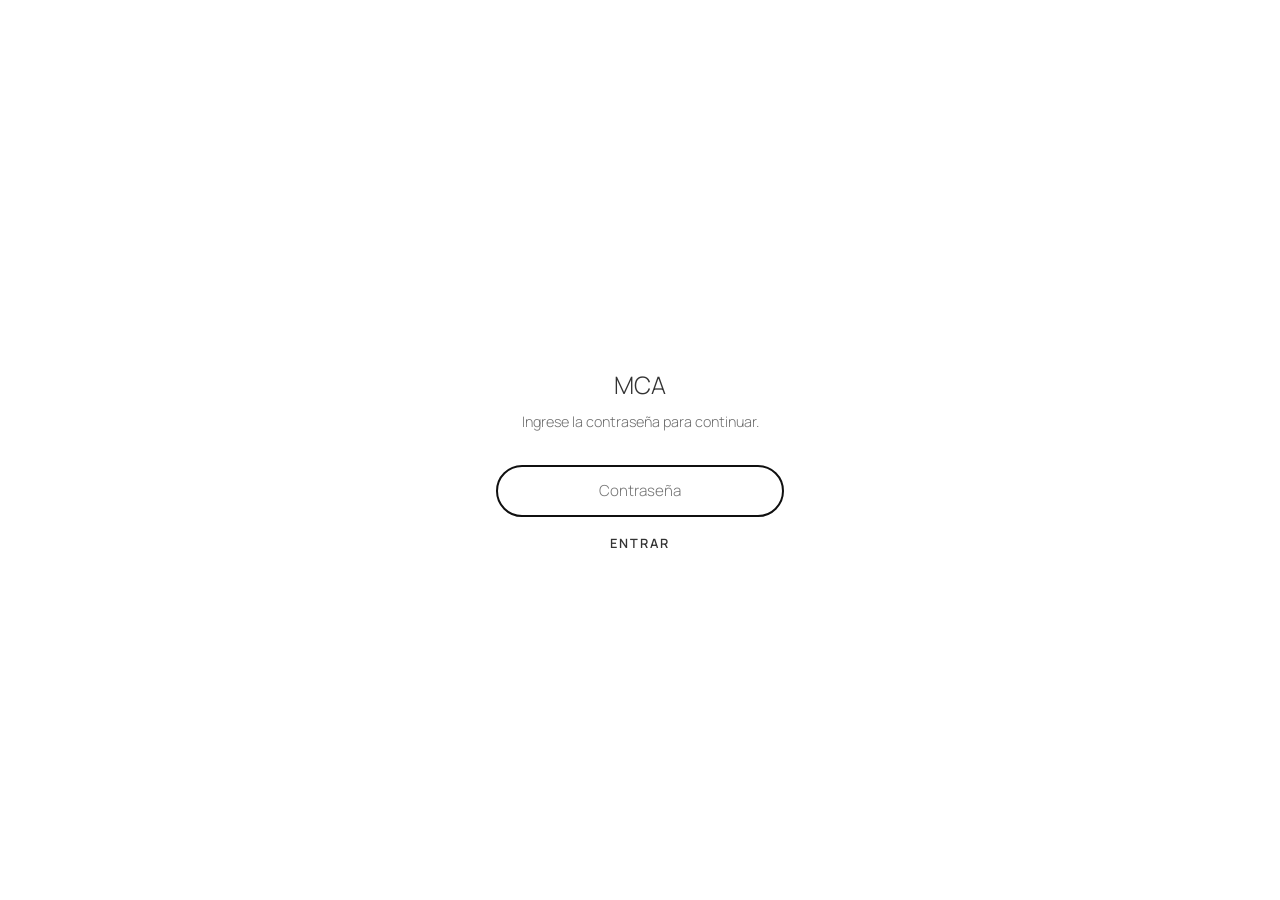
<file: revision-urbana/index.html>
<!DOCTYPE html>
<html lang="es">
<head>
<script>if(localStorage.getItem('mca_unlocked')!=='1'){location.replace('/login.html?redirect='+encodeURIComponent(location.pathname+location.search));}</script>
<meta charset="utf-8"/>
<title>Revisión Urbana - Manuel Cárdenas Aspajo</title>
<meta content="Servicio de revisión urbana en Perú: evaluación técnica y normativa de expedientes, orientada a verificar el cumplimiento de las disposiciones aplicables y sustentar su viabilidad." name="description"/>
<meta content="width=device-width, initial-scale=1" name="viewport"/>
<link href="https://fonts.googleapis.com" rel="preconnect"/>
<link href="https://fonts.gstatic.com" rel="preconnect" crossorigin="anonymous"/>
<link href="https://fonts.googleapis.com/css2?family=DM+Sans:wght@400;500;700&family=Manrope:wght@200;300;400;500;600;700;800&display=swap" rel="stylesheet"/>
<link href="/css/mca-913f08.shared.406f649e9.css" rel="stylesheet" type="text/css" crossorigin="anonymous"/>
<link href="/images/favicon-mca.png" rel="shortcut icon" type="image/png"/>
<link href="/images/favicon-mca.png" rel="apple-touch-icon"/>
<script type="text/javascript">!function(o,c){var n=c.documentElement,t=" w-mod-";n.className+=t+"js",("ontouchstart"in o||o.DocumentTouch&&c instanceof DocumentTouch)&&(n.className+=t+"touch")}(window,document);</script>
<style>
.ru-hero{display:grid;grid-template-columns:minmax(0,1fr) minmax(0,1fr);gap:4rem;align-items:start;}
.ru-eyebrow{font-size:.75rem;font-weight:700;letter-spacing:2px;text-transform:uppercase;color:var(--off-black);margin:0 0 .75rem;}
.ru-eyebrow-rule{width:2.5rem;height:2px;background:var(--off-black);margin-bottom:1.25rem;}
.ru-lead{font-size:1.4rem;font-weight:300;line-height:1.6;color:var(--off-black);max-width:28rem;margin:4rem 0 0;}
.ru-hero-image{width:100%;aspect-ratio:16/9;overflow:hidden;}
.ru-hero-image img{width:100%;height:100%;object-fit:cover;display:block;}
.ru-features{background:var(--grey);padding:3.5rem 0;margin-top:4rem;}
.ru-features .container,.ru-process .container{padding-left:5%;padding-right:5%;}
.ru-features-grid{display:grid;grid-template-columns:repeat(4,minmax(0,1fr));gap:2.5rem;}
.ru-features-grid>div,.ru-process-row>div:last-child{min-width:0;}
.ru-feature-icon{width:3rem;height:3rem;border:1px solid var(--off-black);border-radius:50%;display:flex;align-items:center;justify-content:center;margin-bottom:1.25rem;color:var(--off-black);}
.ru-feature-icon svg{width:1.4rem;height:1.4rem;}
.ru-feature-title{font-size:.8rem;font-weight:700;letter-spacing:1.5px;text-transform:uppercase;color:var(--off-black);margin:0 0 .6rem;}
.ru-feature-desc{font-size:.85rem;font-weight:300;line-height:1.5;color:var(--off-black);margin:0;}
.ru-process{padding:4.5rem 0;}
.ru-process-list{margin-top:2rem;}
.ru-process-row{position:relative;display:grid;grid-template-columns:3.5rem 1.5rem minmax(0,1fr);column-gap:1.25rem;padding:1.75rem 0;border-top:1px solid var(--primary-dark);}
.ru-process-row:last-child{border-bottom:1px solid var(--primary-dark);}
.ru-process-num{font-size:1.5rem;font-weight:300;color:var(--off-black);opacity:.4;line-height:1.4;}
.ru-process-line-col{position:relative;}
.ru-process-line-col:before{content:"";position:absolute;left:50%;top:0;bottom:0;width:1px;background:var(--primary-dark);transform:translateX(-50%);}
.ru-process-row:first-child .ru-process-line-col:before{top:50%;}
.ru-process-row:last-child .ru-process-line-col:before{bottom:50%;}
.ru-process-dot{position:absolute;left:50%;top:50%;width:7px;height:7px;border-radius:50%;background:var(--off-black);transform:translate(-50%,-50%);z-index:1;}
.ru-process-title{font-size:1rem;font-weight:700;letter-spacing:.5px;text-transform:uppercase;color:var(--off-black);margin:0 0 .4rem;}
.ru-process-desc{font-size:.85rem;font-weight:300;line-height:1.5;color:var(--off-black);margin:0;}
.ru-cta{background:var(--grey);padding:3.5rem 0;text-align:center;}
.ru-cta-text{font-size:1.3rem;font-weight:300;color:var(--off-black);margin:0 0 1.5rem;}
@media screen and (max-width:767px){
.ru-hero{grid-template-columns:minmax(0,1fr);gap:2rem;}
.ru-hero-image{order:-1;}
.ru-features-grid{grid-template-columns:minmax(0,1fr) minmax(0,1fr);row-gap:2.5rem;}
.ru-process-row{grid-template-columns:2.5rem 1.25rem minmax(0,1fr);column-gap:1rem;}
}
@media screen and (max-width:479px){
.ru-features-grid{grid-template-columns:1fr;}
}
</style>
<!-- Cloudflare Web Analytics --><script type='module' src='https://static.cloudflareinsights.com/beacon.min.js' data-cf-beacon='{"token": "d984f8169b924b16a0b896f4c29c0e79"}'></script><!-- End Cloudflare Web Analytics --></head>
<body>
<div data-animation="default" class="nav-bar-component w-nav" data-easing2="ease" fs-scrolldisable-element="smart-nav" data-easing="ease" data-collapse="medium" role="banner" data-duration="400"><div class="navbar-container"><a href="/" class="navbar-logo-wrapper w-nav-brand"><img src="/images/logo-mca.svg" loading="lazy" width="91" alt="" class="navbar-logo"/></a><div class="navbar-menu-button w-nav-button"><div class="menu-icon"><div class="menu-icon-line-top"></div><div class="menu-icon-line-middle"><div class="menu-icon-line-middle-inner"></div></div><div class="menu-icon-line-bottom"></div></div></div><nav role="navigation" class="navbar-menu is-page-height-tablet w-nav-menu"><div class="navbar-link-wrapper"><a href="/" class="navbar-link w-nav-link">Inicio</a><div class="navbar-link-line"></div></div><div class="navbar-link-wrapper"><a href="/trayectoria/" class="navbar-link w-nav-link">Trayectoria</a><div class="navbar-link-line"></div></div><div class="navbar-link-wrapper"><a href="/servicios/" class="navbar-link w-nav-link">Servicios</a><div class="navbar-link-line"></div></div><div class="navbar-link-wrapper"><a href="/revision-urbana/" aria-current="page" class="navbar-link w-nav-link w--current">Revisión Urbana</a><div class="navbar-link-line"></div></div><div class="navbar-link-wrapper"><a href="/contacto/" class="navbar-link w-nav-link">Contacto</a><div class="navbar-link-line"></div></div></nav></div></div>

<div class="section padding-section-large">
<div class="container">
<div class="ru-hero">
<div class="reveal-el">
<p class="ru-eyebrow">Revisión Urbana · Perú</p>
<div class="ru-eyebrow-rule"></div>
<p class="ru-lead">Análisis técnico y normativo de proyectos y expedientes urbanos, orientado a determinar su viabilidad, compatibilidad y cumplimiento de la normativa aplicable.</p>
</div>
<div class="ru-hero-image"><img src="/images/revision-urbana-hero-edificio.jpg" alt="Edificación moderna minimalista con acabado en tonos taupe"/></div>
</div>
</div>
</div>

<div class="ru-features">
<div class="container">
<div class="ru-features-grid">
<div class="reveal-el">
<div class="ru-feature-icon"><svg viewBox="0 0 24 24" fill="none" stroke="currentColor" stroke-width="1.5" stroke-linecap="round" stroke-linejoin="round"><circle cx="12" cy="12" r="9"/><circle cx="12" cy="12" r="5"/><circle cx="12" cy="12" r="1" fill="currentColor" stroke="none"/></svg></div>
<p class="ru-feature-title">Precisión</p>
<p class="ru-feature-desc">Criterio técnico para una evaluación rigurosa.</p>
</div>
<div class="reveal-el">
<div class="ru-feature-icon"><svg viewBox="0 0 24 24" fill="none" stroke="currentColor" stroke-width="1.5" stroke-linecap="round" stroke-linejoin="round"><path d="M12 3l7 3v5c0 4.5-3 8-7 10-4-2-7-5.5-7-10V6l7-3z"/></svg></div>
<p class="ru-feature-title">Prevención</p>
<p class="ru-feature-desc">Identificación oportuna de observaciones y condicionantes.</p>
</div>
<div class="reveal-el">
<div class="ru-feature-icon"><svg viewBox="0 0 24 24" fill="none" stroke="currentColor" stroke-width="1.5" stroke-linecap="round" stroke-linejoin="round"><path d="M7 3h7l4 4v14H7z"/><path d="M14 3v4h4"/><path d="M9.5 12h5M9.5 15.5h5M9.5 8.5h2"/></svg></div>
<p class="ru-feature-title">Respaldo</p>
<p class="ru-feature-desc">Sustento técnico dentro del procedimiento correspondiente.</p>
</div>
<div class="reveal-el">
<div class="ru-feature-icon"><svg viewBox="0 0 24 24" fill="none" stroke="currentColor" stroke-width="1.5" stroke-linecap="round" stroke-linejoin="round"><circle cx="12" cy="12" r="9"/><path d="M8 12.5l2.5 2.5L16 9.5"/></svg></div>
<p class="ru-feature-title">Conformidad</p>
<p class="ru-feature-desc">Aporte al cumplimiento de las disposiciones aplicables.</p>
</div>
</div>
</div>
</div>

<div class="ru-process">
<div class="container">
<p class="ru-eyebrow">Proceso</p>
<div class="ru-eyebrow-rule"></div>
<div class="ru-process-list">
<div class="ru-process-row reveal-el">
<div class="ru-process-num">01</div>
<div class="ru-process-line-col"><div class="ru-process-dot"></div></div>
<div><p class="ru-process-title">Recepción del expediente</p><p class="ru-process-desc">Recepción y revisión inicial de la documentación presentada.</p></div>
</div>
<div class="ru-process-row reveal-el">
<div class="ru-process-num">02</div>
<div class="ru-process-line-col"><div class="ru-process-dot"></div></div>
<div><p class="ru-process-title">Propuesta de servicios</p><p class="ru-process-desc">Definición del alcance, condiciones y propuesta técnica del servicio.</p></div>
</div>
<div class="ru-process-row reveal-el">
<div class="ru-process-num">03</div>
<div class="ru-process-line-col"><div class="ru-process-dot"></div></div>
<div><p class="ru-process-title">Evaluación técnica integral</p><p class="ru-process-desc">Análisis técnico y normativo del expediente conforme a la normativa aplicable.</p></div>
</div>
<div class="ru-process-row reveal-el">
<div class="ru-process-num">04</div>
<div class="ru-process-line-col"><div class="ru-process-dot"></div></div>
<div><p class="ru-process-title">Emisión del Acta de Verificación Técnica</p><p class="ru-process-desc">Formalización de los resultados de la evaluación técnica realizada.</p></div>
</div>
<div class="ru-process-row reveal-el">
<div class="ru-process-num">05</div>
<div class="ru-process-line-col"><div class="ru-process-dot"></div></div>
<div><p class="ru-process-title">Validación física del expediente aprobado</p><p class="ru-process-desc">Verificación en campo de las condiciones correspondientes al expediente aprobado.</p></div>
</div>
<div class="ru-process-row reveal-el">
<div class="ru-process-num">06</div>
<div class="ru-process-line-col"><div class="ru-process-dot"></div></div>
<div><p class="ru-process-title">Emisión del Informe Técnico Favorable (ITF)</p><p class="ru-process-desc">Emisión del informe que sustenta técnicamente la conformidad del expediente.</p></div>
</div>
<div class="ru-process-row reveal-el">
<div class="ru-process-num">07</div>
<div class="ru-process-line-col"><div class="ru-process-dot"></div></div>
<div><p class="ru-process-title">Entrega final</p><p class="ru-process-desc">Entrega de la documentación e informe correspondiente al servicio.</p></div>
</div>
</div>
</div>
</div>

<div class="ru-cta">
<div class="container reveal-el">
<p class="ru-cta-text">¿Tiene un expediente para revisar?</p>
<a href="/contacto/" class="button w-button">Contáctanos</a>
</div>
</div>

<footer class="footer background-color-primary-dark"><div class="padding-global"><div class="container"><div class="padding-vertical padding-xxlarge"><div style="display:flex;justify-content:flex-start;margin-bottom:2rem;"><img src="/images/logo-mca.svg" loading="lazy" width="91" alt=""/></div><div class="padding-bottom padding-xxlarge"><div class="w-layout-hflex flex-block"><div class="adress-wrapper"><div class="text-size-small"><strong>Dirección:</strong><br/>Pasaje Los Pinos 190<br/>Oficinas 804–805<br/>Miraflores 15074<br/>Lima, Perú<br/>‍<br/><span class="text-weight-semibold">Contacto:<br/></span><a href="#" class="link">ingmanuelcardenasaspajo@yahoo.com</a></div></div><div class="footer-link-list"><a href="/" class="footer-link">Inicio</a><a href="/trayectoria/" class="footer-link">Trayectoria</a><a href="/servicios/" class="footer-link">Servicios</a><a href="/revision-urbana/" aria-current="page" class="footer-link w--current">Revisión Urbana</a><a href="/contacto/" class="footer-link">Contacto</a></div><div class="footer-left-wrapper"><div class="w-layout-grid footer-social-list"><a href="https://pe.linkedin.com/in/manuel-c%C3%A1rdenas-aspajo-07104537" target="_blank" rel="noopener noreferrer" class="footer3_social-link w-inline-block"><div class="social-icon w-embed"><svg width="24" height="24" viewBox="0 0 24 24" fill="none" xmlns="http://www.w3.org/2000/svg">
<path fill-rule="evenodd" clip-rule="evenodd" d="M5 3H19C20.1046 3 21 3.89543 21 5V19C21 20.1046 20.1046 21 19 21H5C3.89543 21 3 20.1046 3 19V5C3 3.89543 3.89543 3 5 3ZM8 18C8.27614 18 8.5 17.7761 8.5 17.5V10.5C8.5 10.2239 8.27614 10 8 10H6.5C6.22386 10 6 10.2239 6 10.5V17.5C6 17.7761 6.22386 18 6.5 18H8ZM7.25 9C6.42157 9 5.75 8.32843 5.75 7.5C5.75 6.67157 6.42157 6 7.25 6C8.07843 6 8.75 6.67157 8.75 7.5C8.75 8.32843 8.07843 9 7.25 9ZM17.5 18C17.7761 18 18 17.7761 18 17.5V12.9C18.0325 11.3108 16.8576 9.95452 15.28 9.76C14.177 9.65925 13.1083 10.1744 12.5 11.1V10.5C12.5 10.2239 12.2761 10 12 10H10.5C10.2239 10 10 10.2239 10 10.5V17.5C10 17.7761 10.2239 18 10.5 18H12C12.2761 18 12.5 17.7761 12.5 17.5V13.75C12.5 12.9216 13.1716 12.25 14 12.25C14.8284 12.25 15.5 12.9216 15.5 13.75V17.5C15.5 17.7761 15.7239 18 16 18H17.5Z" fill="CurrentColor"/>
</svg></div></a></div></div></div></div><div class="divider"></div><div class="footer-bottom-wrapper"><div class="footer-credit-text">© 2026 Manuel Cárdenas Aspajo. All Rights Reserved.</div><div class="w-layout-grid footer-legal-list"><a href="/privacidad/" class="footer-legal-link">Privacy Policy</a></div></div></div></div></div></footer>
<script src="/js/jquery-3.5.1.min.dc5e7f18c8.js" type="text/javascript" crossorigin="anonymous"></script><script src="/js/site.schunk.36b8fb49256177c8.js" type="text/javascript" crossorigin="anonymous"></script><script src="/js/site.758dd018.bd7d402d63eb10c2.js" type="text/javascript" crossorigin="anonymous"></script><script defer src="/js/cursor-effect.js"></script><script defer src="/js/reveal-effect.js"></script>
</body>
</html>
</file>
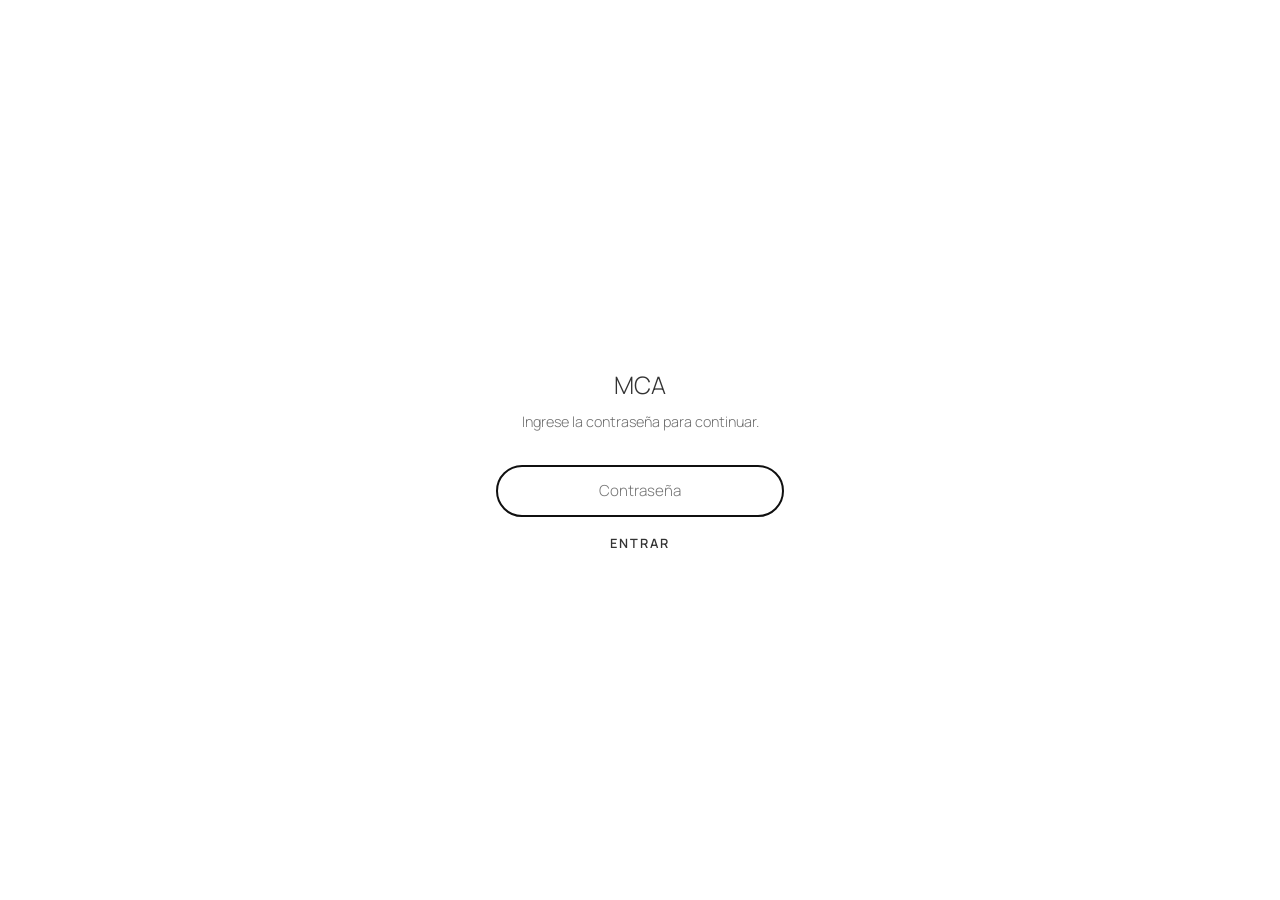
<file: servicios/index.html>
<!DOCTYPE html><html lang="en"><head><script>if(localStorage.getItem('mca_unlocked')!=='1'){location.replace('/login.html?redirect='+encodeURIComponent(location.pathname+location.search));}</script><meta charset="utf-8"/><title>Servicios - Manuel Cárdenas Aspajo</title><meta content="Servicios de ingeniería civil y arquitectura: revisión urbana, diseño y cálculo estructural, proyectos arquitectónicos, supervisión de obras y consultoría técnica en Lima, Perú." name="description"/><meta content="Servicios - Manuel Cárdenas Aspajo" property="og:title"/><meta content="Servicios de ingeniería civil y arquitectura: revisión urbana, diseño y cálculo estructural, proyectos arquitectónicos, supervisión de obras y consultoría técnica en Lima, Perú." property="og:description"/><meta content="/images/64595fe947224a2f72cc7da4_473Agency-Stolzl-Template-3.jpg" property="og:image"/><meta content="Servicios - Manuel Cárdenas Aspajo" name="twitter:title"/><meta content="Servicios de ingeniería civil y arquitectura: revisión urbana, diseño y cálculo estructural, proyectos arquitectónicos, supervisión de obras y consultoría técnica en Lima, Perú." name="twitter:description"/><meta content="/images/64595fe947224a2f72cc7da4_473Agency-Stolzl-Template-3.jpg" name="twitter:image"/><meta property="og:type" content="website"/><meta content="summary_large_image" name="twitter:card"/><meta content="width=device-width, initial-scale=1" name="viewport"/><link href="/css/mca-913f08.shared.406f649e9.css" rel="stylesheet" type="text/css" crossorigin="anonymous"/><link href="https://fonts.googleapis.com" rel="preconnect"/><link href="https://fonts.gstatic.com" rel="preconnect" crossorigin="anonymous"/><link href="https://fonts.googleapis.com/css2?family=DM+Sans:wght@400;500;700&family=Manrope:wght@200;300;400;500;600;700;800&display=swap" rel="stylesheet"/><script type="text/javascript">!function(o,c){var n=c.documentElement,t=" w-mod-";n.className+=t+"js",("ontouchstart"in o||o.DocumentTouch&&c instanceof DocumentTouch)&&(n.className+=t+"touch")}(window,document);</script><link href="/images/favicon-mca.png" rel="shortcut icon" type="image/png"/><link href="/images/favicon-mca.png" rel="apple-touch-icon"/><style>
.serv-hero{display:grid;grid-template-columns:minmax(0,1fr) minmax(0,1fr);}
.serv-hero-text{background:var(--grey);display:flex;flex-direction:column;justify-content:center;padding:5rem 6%;}
.serv-title{font-family:Manrope,sans-serif;font-weight:300;font-size:4.5rem;letter-spacing:-1px;color:var(--off-black);margin:0 0 1.5rem;line-height:1.1;}
.serv-rule{width:3rem;height:2px;background:var(--off-black);margin-bottom:1.5rem;}
.serv-intro{font-size:1.1rem;font-weight:300;line-height:1.6;color:var(--off-black);max-width:26rem;margin:0;}
.serv-hero-image{width:100%;aspect-ratio:4/3;overflow:hidden;}
.serv-hero-image img{width:100%;height:100%;object-fit:cover;display:block;}
.serv-grid{display:grid;grid-template-columns:repeat(3,minmax(0,1fr));border-top:1px solid #e4e1db;padding:0 6%;}
.serv-item{padding:2.75rem 2rem;border-bottom:1px solid #e4e1db;border-right:1px solid #e4e1db;}
.serv-item:nth-child(3n+1){padding-left:0;}
.serv-item:nth-child(3n){padding-right:0;border-right:none;}
.serv-item:nth-child(n+7){border-bottom:none;}
.serv-icon{width:2.75rem;height:2.75rem;margin-bottom:1.5rem;color:var(--off-black);}
.serv-icon svg{width:100%;height:100%;}
.serv-item-title{font-size:1.15rem;font-weight:500;color:var(--off-black);margin:0 0 .75rem;line-height:1.3;}
.serv-item-desc{font-size:.9rem;font-weight:300;line-height:1.6;color:#5a5a5a;margin:0 0 1.5rem;max-width:17rem;}
.serv-more{font-size:.72rem;font-weight:700;letter-spacing:1px;text-transform:uppercase;color:var(--off-black);display:inline-flex;align-items:center;gap:.5rem;text-decoration:none;}
.serv-more svg{width:.9rem;height:.9rem;flex-shrink:0;}
@media screen and (max-width:991px){
.serv-hero{grid-template-columns:minmax(0,1fr);}
.serv-hero-image{order:-1;aspect-ratio:16/9;}
.serv-title{font-size:3rem;}
}
@media screen and (max-width:767px){
.serv-grid{grid-template-columns:minmax(0,1fr);padding:0 5%;}
.serv-item{border-right:none;padding-left:0;padding-right:0;}
.serv-item:nth-child(n+7){border-bottom:none;}
.serv-item:not(:last-child){border-bottom:1px solid #e4e1db;}
}
</style><!-- Cloudflare Web Analytics --><script type='module' src='https://static.cloudflareinsights.com/beacon.min.js' data-cf-beacon='{"token": "d984f8169b924b16a0b896f4c29c0e79"}'></script><!-- End Cloudflare Web Analytics --></head><body><div data-animation="default" class="nav-bar-component w-nav" data-easing2="ease" fs-scrolldisable-element="smart-nav" data-easing="ease" data-collapse="medium" data-w-id="a88aa5b4-1dde-e348-32a1-51b9f9bc93c0" role="banner" data-duration="400"><div class="navbar-container"><a href="/" class="navbar-logo-wrapper w-nav-brand"><img src="/images/logo-mca.svg" loading="lazy" width="91" alt="" class="navbar-logo"/></a><div class="navbar-menu-button w-nav-button"><div class="menu-icon"><div class="menu-icon-line-top"></div><div class="menu-icon-line-middle"><div class="menu-icon-line-middle-inner"></div></div><div class="menu-icon-line-bottom"></div></div></div><nav role="navigation" class="navbar-menu is-page-height-tablet w-nav-menu"><div class="navbar-link-wrapper"><a href="/" class="navbar-link w-nav-link">Inicio</a><div class="navbar-link-line"></div></div><div class="navbar-link-wrapper"><a href="/trayectoria/" class="navbar-link w-nav-link">Trayectoria</a><div class="navbar-link-line"></div></div><div class="navbar-link-wrapper"><a href="/servicios/" aria-current="page" class="navbar-link w-nav-link w--current">Servicios</a><div class="navbar-link-line"></div></div><div class="navbar-link-wrapper"><a href="/revision-urbana/" class="navbar-link w-nav-link">Revisión Urbana</a><div class="navbar-link-line"></div></div><div class="navbar-link-wrapper"><a href="/contacto/" class="navbar-link w-nav-link">Contacto</a><div class="navbar-link-line"></div></div><div data-hover="true" data-delay="200" data-w-id="a88aa5b4-1dde-e348-32a1-51b9f9bc93cb" class="navbar-menu-dropdown w-dropdown"><div class="navbar-dropdown-toggle w-dropdown-toggle"><div class="dropdown-icon w-embed"><svg width=" 100%" height=" 100%" viewBox="0 0 16 16" fill="none" xmlns="http://www.w3.org/2000/svg">
<path fill-rule="evenodd" clip-rule="evenodd" d="M2.55806 6.29544C2.46043 6.19781 2.46043 6.03952 2.55806 5.94189L3.44195 5.058C3.53958 4.96037 3.69787 4.96037 3.7955 5.058L8.00001 9.26251L12.2045 5.058C12.3021 4.96037 12.4604 4.96037 12.5581 5.058L13.4419 5.94189C13.5396 6.03952 13.5396 6.19781 13.4419 6.29544L8.17678 11.5606C8.07915 11.6582 7.92086 11.6582 7.82323 11.5606L2.55806 6.29544Z" fill="currentColor"/>
</svg></div><div class="text-block-3">About</div></div><nav class="navbar-dropdown-list w-dropdown-list"><a href="#" class="navbar-dropdown-link w-dropdown-link">Link Five</a><a href="#" class="navbar-dropdown-link w-dropdown-link">Link Six</a><a href="#" class="navbar-dropdown-link w-dropdown-link">Link Seven</a></nav></div></nav></div></div><div class="serv-hero"><div class="serv-hero-text reveal-el"><h1 class="serv-title">Servicios</h1><div class="serv-rule"></div><p class="serv-intro">Soluciones técnicas integrales con rigor profesional y compromiso con la calidad.<br/>Atención presencial y remota.</p></div><div class="serv-hero-image"><img src="/images/servicios-hero-estructura.jpg" alt="Detalle estructural de concreto de arquitectura moderna"/></div></div><div class="serv-grid">

<div class="serv-item reveal-el"><div class="serv-icon"><svg viewBox="0 0 24 24" fill="none" stroke="currentColor" stroke-width="1.4" stroke-linecap="round" stroke-linejoin="round"><rect x="3.5" y="10" width="8" height="11"/><rect x="12.5" y="4" width="8" height="17"/><line x1="15" y1="8" x2="18" y2="8"/><line x1="15" y1="12" x2="18" y2="12"/></svg></div><h3 class="serv-item-title">Revisión urbana</h3><p class="serv-item-desc">Evaluación técnica y normativa de expedientes, orientada a verificar el cumplimiento de las disposiciones aplicables y sustentar su viabilidad.</p><a href="/revision-urbana/" class="serv-more">Más información<svg viewBox="0 0 16 16" fill="none" stroke="currentColor" stroke-width="1.5" stroke-linecap="round" stroke-linejoin="round"><line x1="2" y1="8" x2="13" y2="8"/><polyline points="9 4 13 8 9 12"/></svg></a></div>

<div class="serv-item reveal-el"><div class="serv-icon"><svg viewBox="0 0 24 24" fill="none" stroke="currentColor" stroke-width="1.4" stroke-linecap="round" stroke-linejoin="round"><rect x="3.5" y="3.5" width="17" height="17"/><line x1="3.5" y1="11" x2="11" y2="11"/><line x1="11" y1="3.5" x2="11" y2="11"/><line x1="11" y1="15" x2="20.5" y2="15"/></svg></div><h3 class="serv-item-title">Proyectos Arquitectónicos</h3><p class="serv-item-desc">Diseño y desarrollo integral de proyectos residenciales, multifamiliares, comerciales e institucionales.</p></div>

<div class="serv-item reveal-el"><div class="serv-icon"><svg viewBox="0 0 24 24" fill="none" stroke="currentColor" stroke-width="1.4" stroke-linecap="round" stroke-linejoin="round"><line x1="6" y1="4" x2="18" y2="4"/><line x1="6" y1="20" x2="18" y2="20"/><line x1="12" y1="4" x2="12" y2="20"/></svg></div><h3 class="serv-item-title">Diseño y cálculo estructural</h3><p class="serv-item-desc">Soluciones estructurales para edificaciones de diversa complejidad.</p></div>

<div class="serv-item reveal-el"><div class="serv-icon"><svg viewBox="0 0 24 24" fill="none" stroke="currentColor" stroke-width="1.4" stroke-linecap="round" stroke-linejoin="round"><rect x="5" y="3" width="14" height="18"/><rect x="7.5" y="6.5" width="1.5" height="1.5" fill="currentColor" stroke="none"/><rect x="11.25" y="6.5" width="1.5" height="1.5" fill="currentColor" stroke="none"/><rect x="15" y="6.5" width="1.5" height="1.5" fill="currentColor" stroke="none"/><rect x="7.5" y="10.5" width="1.5" height="1.5" fill="currentColor" stroke="none"/><rect x="11.25" y="10.5" width="1.5" height="1.5" fill="currentColor" stroke="none"/><rect x="15" y="10.5" width="1.5" height="1.5" fill="currentColor" stroke="none"/><rect x="7.5" y="14.5" width="1.5" height="1.5" fill="currentColor" stroke="none"/><rect x="11.25" y="14.5" width="1.5" height="1.5" fill="currentColor" stroke="none"/><rect x="15" y="14.5" width="1.5" height="1.5" fill="currentColor" stroke="none"/></svg></div><h3 class="serv-item-title">Edificios Multifamiliares</h3><p class="serv-item-desc">Diseño arquitectónico y estructural para proyectos residenciales de mediana y gran escala.</p></div>

<div class="serv-item reveal-el"><div class="serv-icon"><svg viewBox="0 0 24 24" fill="none" stroke="currentColor" stroke-width="1.4" stroke-linecap="round" stroke-linejoin="round"><path d="M4 11.5L12 4l8 7.5"/><path d="M6 10v10.5h12V10"/><rect x="10" y="14.5" width="4" height="6"/></svg></div><h3 class="serv-item-title">Viviendas Unifamiliares</h3><p class="serv-item-desc">Desarrollo integral de residencias privadas.</p></div>

<div class="serv-item reveal-el"><div class="serv-icon"><svg viewBox="0 0 24 24" fill="none" stroke="currentColor" stroke-width="1.4" stroke-linecap="round" stroke-linejoin="round"><rect x="2.5" y="11" width="5" height="10"/><rect x="9.5" y="5" width="5" height="16"/><rect x="16.5" y="8" width="5" height="13"/></svg></div><h3 class="serv-item-title">Edificaciones Comerciales</h3><p class="serv-item-desc">Diseño y cálculo estructural para oficinas, locales comerciales y edificios corporativos.</p></div>

<div class="serv-item reveal-el"><div class="serv-icon"><svg viewBox="0 0 24 24" fill="none" stroke="currentColor" stroke-width="1.4" stroke-linecap="round" stroke-linejoin="round"><rect x="5" y="4" width="14" height="17" rx="1"/><rect x="9" y="2.3" width="6" height="3" rx="0.5"/><path d="M8.5 11.5l2 2 4.5-4.5"/><line x1="8" y1="16" x2="16" y2="16"/></svg></div><h3 class="serv-item-title">Supervisión de Obras</h3><p class="serv-item-desc">Control técnico y seguimiento de la ejecución de proyectos.</p></div>

<div class="serv-item reveal-el"><div class="serv-icon"><svg viewBox="0 0 24 24" fill="none" stroke="currentColor" stroke-width="1.4" stroke-linecap="round" stroke-linejoin="round"><line x1="5.5" y1="3.5" x2="18.5" y2="3.5"/><line x1="5.5" y1="20.5" x2="18.5" y2="20.5"/><line x1="6" y1="6" x2="18" y2="6"/><line x1="6" y1="18" x2="18" y2="18"/><line x1="6.5" y1="6" x2="6.5" y2="18"/><line x1="9.5" y1="6" x2="9.5" y2="18"/><line x1="12" y1="6" x2="12" y2="18"/><line x1="14.5" y1="6" x2="14.5" y2="18"/><line x1="17.5" y1="6" x2="17.5" y2="18"/></svg></div><h3 class="serv-item-title">Restauración Patrimonial</h3><p class="serv-item-desc">Reforzamiento estructural y conservación de edificaciones patrimoniales.</p></div>

<div class="serv-item reveal-el"><div class="serv-icon"><svg viewBox="0 0 24 24" fill="none" stroke="currentColor" stroke-width="1.4" stroke-linecap="round" stroke-linejoin="round"><circle cx="8.5" cy="8" r="2.5"/><path d="M4 19v-1.5a4.5 4.5 0 0 1 9 0V19"/><circle cx="17" cy="9" r="2"/><path d="M14.5 19v-1a3.5 3.5 0 0 1 6.5-1.8"/></svg></div><h3 class="serv-item-title">Consultoría Técnica</h3><p class="serv-item-desc">Asesoramiento especializado de alcance nacional e internacional, con atención presencial y remota.</p></div>

</div><footer class="footer background-color-primary-dark"><div class="padding-global"><div class="container"><div class="padding-vertical padding-xxlarge"><div style="display:flex;justify-content:flex-start;margin-bottom:2rem;"><img src="/images/logo-mca.svg" loading="lazy" width="91" alt=""/></div><div class="padding-bottom padding-xxlarge"><div class="w-layout-hflex flex-block"><div class="adress-wrapper"><div class="text-size-small"><strong>Dirección:</strong><br/>Pasaje Los Pinos 190<br/>Oficinas 804–805<br/>Miraflores 15074<br/>Lima, Perú<br/>‍<br/><span class="text-weight-semibold">Contacto:<br/></span><a href="#" class="link">ingmanuelcardenasaspajo@yahoo.com</a></div></div><div class="footer-link-list"><a href="/" class="footer-link">Inicio</a><a href="/trayectoria/" class="footer-link">Trayectoria</a><a href="/servicios/" aria-current="page" class="footer-link w--current">Servicios</a><a href="/revision-urbana/" class="footer-link">Revisión Urbana</a><a href="/contacto/" class="footer-link">Contacto</a></div><div class="footer-left-wrapper"><div class="w-layout-grid footer-social-list"><a href="https://pe.linkedin.com/in/manuel-c%C3%A1rdenas-aspajo-07104537" target="_blank" rel="noopener noreferrer" class="footer3_social-link w-inline-block"><div class="social-icon w-embed"><svg width="24" height="24" viewBox="0 0 24 24" fill="none" xmlns="http://www.w3.org/2000/svg">
<path fill-rule="evenodd" clip-rule="evenodd" d="M5 3H19C20.1046 3 21 3.89543 21 5V19C21 20.1046 20.1046 21 19 21H5C3.89543 21 3 20.1046 3 19V5C3 3.89543 3.89543 3 5 3ZM8 18C8.27614 18 8.5 17.7761 8.5 17.5V10.5C8.5 10.2239 8.27614 10 8 10H6.5C6.22386 10 6 10.2239 6 10.5V17.5C6 17.7761 6.22386 18 6.5 18H8ZM7.25 9C6.42157 9 5.75 8.32843 5.75 7.5C5.75 6.67157 6.42157 6 7.25 6C8.07843 6 8.75 6.67157 8.75 7.5C8.75 8.32843 8.07843 9 7.25 9ZM17.5 18C17.7761 18 18 17.7761 18 17.5V12.9C18.0325 11.3108 16.8576 9.95452 15.28 9.76C14.177 9.65925 13.1083 10.1744 12.5 11.1V10.5C12.5 10.2239 12.2761 10 12 10H10.5C10.2239 10 10 10.2239 10 10.5V17.5C10 17.7761 10.2239 18 10.5 18H12C12.2761 18 12.5 17.7761 12.5 17.5V13.75C12.5 12.9216 13.1716 12.25 14 12.25C14.8284 12.25 15.5 12.9216 15.5 13.75V17.5C15.5 17.7761 15.7239 18 16 18H17.5Z" fill="CurrentColor"/>
</svg></div></a></div></div></div></div><div class="divider"></div><div class="footer-bottom-wrapper"><div class="footer-credit-text">© 2026 Manuel Cárdenas Aspajo. All Rights Reserved.</div><div class="w-layout-grid footer-legal-list"><a href="/privacidad/" class="footer-legal-link">Privacy Policy</a></div></div></div></div></div></footer><script src="/js/jquery-3.5.1.min.dc5e7f18c8.js" type="text/javascript" crossorigin="anonymous"></script><script src="/js/site.schunk.36b8fb49256177c8.js" type="text/javascript" crossorigin="anonymous"></script><script src="/js/site.758dd018.bd7d402d63eb10c2.js" type="text/javascript" crossorigin="anonymous"></script><script defer src="/js/cursor-effect.js"></script><script defer src="/js/reveal-effect.js"></script></body></html>
</file>
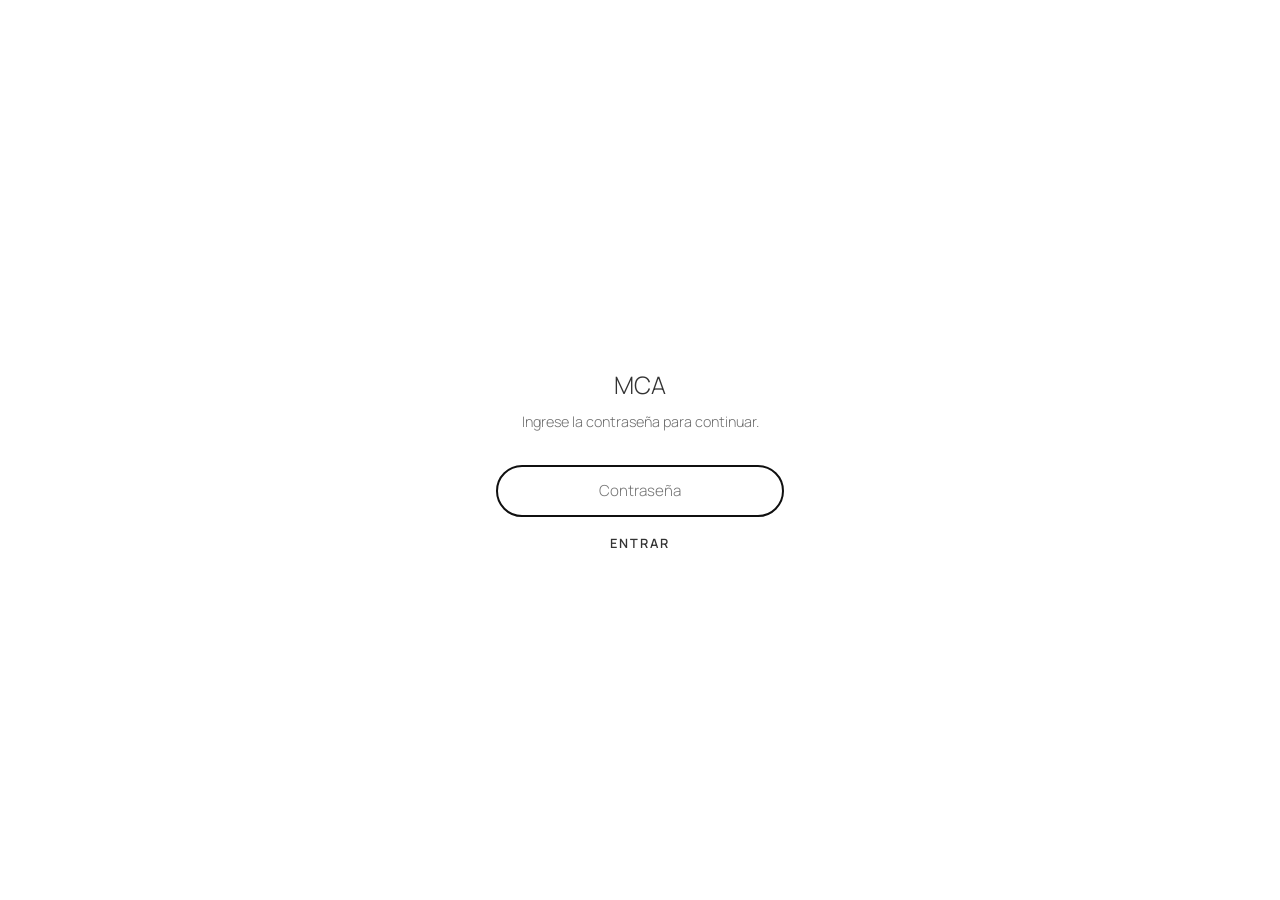
<file: trayectoria/index.html>
<!DOCTYPE html><html lang="en"><head><script>if(localStorage.getItem('mca_unlocked')!=='1'){location.replace('/login.html?redirect='+encodeURIComponent(location.pathname+location.search));}</script><meta charset="utf-8"/><title>Trayectoria - Manuel Cárdenas Aspajo</title><meta content="Trayectoria profesional de Manuel Cárdenas Aspajo: formación como Ingeniero Civil y Arquitecto, experiencia en diseño estructural y supervisión técnica, y actividad académica universitaria." name="description"/><meta content="Trayectoria - Manuel Cárdenas Aspajo" property="og:title"/><meta content="Trayectoria profesional de Manuel Cárdenas Aspajo: formación como Ingeniero Civil y Arquitecto, experiencia en diseño estructural y supervisión técnica, y actividad académica universitaria." property="og:description"/><meta content="/images/64595fe96358086d4cb93f37_473Agency-Stolzl-Template-9.jpg" property="og:image"/><meta content="Trayectoria - Manuel Cárdenas Aspajo" name="twitter:title"/><meta content="Trayectoria profesional de Manuel Cárdenas Aspajo: formación como Ingeniero Civil y Arquitecto, experiencia en diseño estructural y supervisión técnica, y actividad académica universitaria." name="twitter:description"/><meta content="/images/64595fe96358086d4cb93f37_473Agency-Stolzl-Template-9.jpg" name="twitter:image"/><meta property="og:type" content="website"/><meta content="summary_large_image" name="twitter:card"/><meta content="width=device-width, initial-scale=1" name="viewport"/><link href="/css/mca-913f08.shared.406f649e9.css" rel="stylesheet" type="text/css" crossorigin="anonymous"/><link href="https://fonts.googleapis.com" rel="preconnect"/><link href="https://fonts.gstatic.com" rel="preconnect" crossorigin="anonymous"/><link href="https://fonts.googleapis.com/css2?family=DM+Sans:wght@400;500;700&family=Manrope:wght@200;300;400;500;600;700;800&display=swap" rel="stylesheet"/><script type="text/javascript">!function(o,c){var n=c.documentElement,t=" w-mod-";n.className+=t+"js",("ontouchstart"in o||o.DocumentTouch&&c instanceof DocumentTouch)&&(n.className+=t+"touch")}(window,document);</script><link href="/images/favicon-mca.png" rel="shortcut icon" type="image/png"/><link href="/images/favicon-mca.png" rel="apple-touch-icon"/><style>@media screen and (max-width:767px){section.padding-section-large:nth-of-type(2) .image-wrapper-grid,section.padding-section-large:nth-of-type(4) .image-wrapper-grid{order:-1;}section.padding-section-large:nth-of-type(1) .image-wrapper-grid{background-image:url(/images/trayectoria-hero-mobile.jpg);background-size:cover;background-position:center center;}section.padding-section-large:nth-of-type(1) .image-wrapper-grid picture{visibility:hidden;}}</style><!-- Cloudflare Web Analytics --><script type='module' src='https://static.cloudflareinsights.com/beacon.min.js' data-cf-beacon='{"token": "d984f8169b924b16a0b896f4c29c0e79"}'></script><!-- End Cloudflare Web Analytics --></head><body><div data-animation="default" class="nav-bar-component w-nav" data-easing2="ease" fs-scrolldisable-element="smart-nav" data-easing="ease" data-collapse="medium" data-w-id="a88aa5b4-1dde-e348-32a1-51b9f9bc93c0" role="banner" data-duration="400"><div class="navbar-container"><a href="/" class="navbar-logo-wrapper w-nav-brand"><img src="/images/logo-mca.svg" loading="lazy" width="91" alt="" class="navbar-logo"/></a><div class="navbar-menu-button w-nav-button"><div class="menu-icon"><div class="menu-icon-line-top"></div><div class="menu-icon-line-middle"><div class="menu-icon-line-middle-inner"></div></div><div class="menu-icon-line-bottom"></div></div></div><nav role="navigation" class="navbar-menu is-page-height-tablet w-nav-menu"><div class="navbar-link-wrapper"><a href="/" class="navbar-link w-nav-link">Inicio</a><div class="navbar-link-line"></div></div><div class="navbar-link-wrapper"><a href="/trayectoria/" aria-current="page" class="navbar-link w-nav-link w--current">Trayectoria</a><div class="navbar-link-line"></div></div><div class="navbar-link-wrapper"><a href="/servicios/" class="navbar-link w-nav-link">Servicios</a><div class="navbar-link-line"></div></div><div class="navbar-link-wrapper"><a href="/revision-urbana/" class="navbar-link w-nav-link">Revisión Urbana</a><div class="navbar-link-line"></div></div><div class="navbar-link-wrapper"><a href="/contacto/" class="navbar-link w-nav-link">Contacto</a><div class="navbar-link-line"></div></div><div data-hover="true" data-delay="200" data-w-id="a88aa5b4-1dde-e348-32a1-51b9f9bc93cb" class="navbar-menu-dropdown w-dropdown"><div class="navbar-dropdown-toggle w-dropdown-toggle"><div class="dropdown-icon w-embed"><svg width=" 100%" height=" 100%" viewBox="0 0 16 16" fill="none" xmlns="http://www.w3.org/2000/svg">
<path fill-rule="evenodd" clip-rule="evenodd" d="M2.55806 6.29544C2.46043 6.19781 2.46043 6.03952 2.55806 5.94189L3.44195 5.058C3.53958 4.96037 3.69787 4.96037 3.7955 5.058L8.00001 9.26251L12.2045 5.058C12.3021 4.96037 12.4604 4.96037 12.5581 5.058L13.4419 5.94189C13.5396 6.03952 13.5396 6.19781 13.4419 6.29544L8.17678 11.5606C8.07915 11.6582 7.92086 11.6582 7.82323 11.5606L2.55806 6.29544Z" fill="currentColor"/>
</svg></div><div class="text-block-3">About</div></div><nav class="navbar-dropdown-list w-dropdown-list"><a href="#" class="navbar-dropdown-link w-dropdown-link">Link Five</a><a href="#" class="navbar-dropdown-link w-dropdown-link">Link Six</a><a href="#" class="navbar-dropdown-link w-dropdown-link">Link Seven</a></nav></div></nav></div></div><section class="section padding-section-large"><div class="container"><div class="w-layout-grid grid-1-layout"><div class="image-wrapper-grid"><picture><source media="(max-width: 767px)" srcset="/images/trayectoria-hero-mobile.jpg"/><img class="image-medium" src="/images/6a732a7c33e0b2f32211f4d3_PHOTO-2026-07-06-21-50-14.jpg" alt="" sizes="(max-width: 479px) 100vw, 560px" loading="lazy" srcset="/images/6a732a7c33e0b2f32211f4d3_PHOTO-2026-07-06-21-50-14-p-500.jpg 500w, /images/6a732a7c33e0b2f32211f4d3_PHOTO-2026-07-06-21-50-14-p-800.jpg 800w, /images/6a732a7c33e0b2f32211f4d3_PHOTO-2026-07-06-21-50-14-p-1080.jpg 1080w, /images/6a732a7c33e0b2f32211f4d3_PHOTO-2026-07-06-21-50-14-p-1600.jpg 1600w, /images/6a732a7c33e0b2f32211f4d3_PHOTO-2026-07-06-21-50-14.jpg 1920w"/></picture></div><div id="w-node-_5c5f67ec-3cf6-5b0b-4cc5-36987455fb96-4f41995e" class="content-grid-wrapper align-end reveal-el"><h1 class="heading-style-h1">Manuel Cárdenas Aspajo.</h1><p class="text-size-small"><br/>Ingeniero civil, Arquitecto y Revisor Urbano certificado, con experiencia en diseño estructural, arquitectura, supervisión técnica, revisión normativa y gestión integral de proyectos.</p></div></div></div></section><section class="section padding-section-large"><div class="container"><div class="w-layout-grid grid-1-layout"><div id="w-node-c9ee99d3-fc5f-d504-c17c-0bb8411c451b-4f41995e" class="content-grid-wrapper align-end reveal-el"><div class="heading-h2-wrapper"><h2 class="heading-style-h4">Formación y acreditaciones.</h2></div><div class="text-block-wrapper"><p class="text-size-small"><strong>Ingeniero Civil</strong> <br/>Universidad Nacional de Ingeniería (UNI)<br/>CIP 14386<br/>‍<strong><br/>Arquitecto<br/></strong>Universidad Alas Peruanas (UAP)<br/>CAP 19120<strong><br/><br/>Revisor Urbano<br/></strong>Ministerio de Vivienda, Construcción y Saneamiento <br/>Categoría EE-III · Registro N.° 0215</p></div></div><div class="image-wrapper-grid"><img class="image-medium" src="/images/6a6b859f3790cdd84f4199ce_473Agency-Stolzl-Template-5.jpg" alt="" sizes="(max-width: 479px) 100vw, 560px" loading="lazy" srcset="/images/6a6b859f3790cdd84f4199ce_473Agency-Stolzl-Template-5-p-500.jpg 500w, /images/6a6b859f3790cdd84f4199ce_473Agency-Stolzl-Template-5-p-800.jpg 800w, /images/6a6b859f3790cdd84f4199ce_473Agency-Stolzl-Template-5-p-1080.jpg 1080w, /images/6a6b859f3790cdd84f4199ce_473Agency-Stolzl-Template-5.jpg 1280w"/></div></div></div></section><section class="section padding-section-large"><div class="container"><div class="w-layout-grid grid-1-layout"><div class="image-wrapper-grid"><img class="image-medium" src="/images/trayectoria-experiencia-profesional.jpg" alt="Fachada de concreto de arquitectura moderna minimalista"/></div><div id="w-node-_7e8e447b-0bdc-1eda-a026-6f7ffd69898b-4f41995e" class="content-grid-wrapper align-end reveal-el"><h1 class="heading-style-h4">Experiencia profesional.</h1><p id="w-node-_7e8e447b-0bdc-1eda-a026-6f7ffd69898e-4f41995e" class="text-size-small"><br/><strong>Más de cincuenta años de trayectoria como Ingeniero Civil</strong>, orientados al diseño estructural, la supervisión técnica y el desarrollo de proyectos de diversa complejidad, bajo una práctica rigurosa y orientada a la calidad.<strong><br/><br/>Más de nueve años de experiencia como Arquitecto</strong>, articulando criterio estructural, diseño arquitectónico y soluciones espaciales funcionales, con una visión madura e integral del proyecto e interés en la incorporación de criterios de arquitectura sostenible.<strong><br/><br/>Más de tres años como Revisor Urbano Certificado</strong>, especializado en la revisión normativa digital y en la evaluación técnica de expedientes conforme al Reglamento Nacional de Edificaciones, aportando claridad, precisión y solidez técnica al proceso de aprobación.<br/><br/><strong>Gerente General</strong><br/>Global Arquitectura, Ingeniería y Construcción S.A.C.<br/>Dirección técnica y gestión integral de proyectos residenciales, comerciales, multifamiliares e industriales.<br/><br/><strong>Más de 42 años como Revisor Municipal</strong><br/>Colegio de Ingenieros del Perú — Consejo Departamental de Lima<br/>Evaluación técnica y normativa de proyectos arquitectónicos y estructurales conforme al Reglamento Nacional de Edificaciones.<br/></p></div></div></div></section><section class="section padding-section-large"><div class="container"><div class="w-layout-grid grid-1-layout"><div id="w-node-d908e627-bb0f-44f3-7a57-17225bc97524-4f41995e" class="content-grid-wrapper align-end reveal-el"><div class="heading-h2-wrapper"><h2 class="heading-style-h4">Actividad académica.</h2></div><div class="text-block-wrapper"><p class="text-size-small"><strong>Universidad Ricardo Palma<br/></strong>Docente Universitario de Estructuras<strong><br/>‍<br/>Universidad Nacional Federico Villarreal<br/></strong>Docente Universitario de Estructuras<strong><br/>‍<br/>Universidad de San Martín de Porres<br/></strong>Docente Universitario de Estructuras<strong><br/>‍<br/>SENCICO<br/></strong>Docente </p></div></div><div class="image-wrapper-grid"><img class="image-medium" src="/images/trayectoria-actividad-academica.jpg" alt="Edificio institucional de concreto con diseño arquitectónico minimalista"/></div></div></div></section><section class="section padding-section-large"><div class="container"><div class="w-layout-grid grid-1-layout"><div class="image-wrapper-grid"><img class="image-medium" src="/images/6a6b859f3790cdd84f419a2b_473Agency-Stolzl-Template-25-p-800.jpg" alt=""/></div><div class="content-grid-wrapper align-end reveal-el"><div class="heading-h2-wrapper"><h2 class="heading-style-h4">Asociaciones profesionales.</h2></div><div class="text-block-wrapper"><p class="text-size-small"><strong>Asociación de Ingeniería Sísmica<br/></strong>Miembro fundador<strong><br/>‍<br/>Asociación Peruana de Consultoría<br/></strong>Miembro</p></div></div></div></div></section><footer class="footer background-color-primary-dark"><div class="padding-global"><div class="container"><div class="padding-vertical padding-xxlarge"><div style="display:flex;justify-content:flex-start;margin-bottom:2rem;"><img src="/images/logo-mca.svg" loading="lazy" width="91" alt=""/></div><div class="padding-bottom padding-xxlarge"><div class="w-layout-hflex flex-block"><div class="adress-wrapper"><div class="text-size-small"><strong>Dirección:</strong><br/>Pasaje Los Pinos 190<br/>Oficinas 804–805<br/>Miraflores 15074<br/>Lima, Perú<br/>‍<br/><span class="text-weight-semibold">Contacto:<br/></span><a href="#" class="link">ingmanuelcardenasaspajo@yahoo.com</a></div></div><div class="footer-link-list"><a href="/" class="footer-link">Inicio</a><a href="/trayectoria/" aria-current="page" class="footer-link w--current">Trayectoria</a><a href="/servicios/" class="footer-link">Servicios</a><a href="/revision-urbana/" class="footer-link">Revisión Urbana</a><a href="/contacto/" class="footer-link">Contacto</a></div><div class="footer-left-wrapper"><div class="w-layout-grid footer-social-list"><a href="https://pe.linkedin.com/in/manuel-c%C3%A1rdenas-aspajo-07104537" target="_blank" rel="noopener noreferrer" class="footer3_social-link w-inline-block"><div class="social-icon w-embed"><svg width="24" height="24" viewBox="0 0 24 24" fill="none" xmlns="http://www.w3.org/2000/svg">
<path fill-rule="evenodd" clip-rule="evenodd" d="M5 3H19C20.1046 3 21 3.89543 21 5V19C21 20.1046 20.1046 21 19 21H5C3.89543 21 3 20.1046 3 19V5C3 3.89543 3.89543 3 5 3ZM8 18C8.27614 18 8.5 17.7761 8.5 17.5V10.5C8.5 10.2239 8.27614 10 8 10H6.5C6.22386 10 6 10.2239 6 10.5V17.5C6 17.7761 6.22386 18 6.5 18H8ZM7.25 9C6.42157 9 5.75 8.32843 5.75 7.5C5.75 6.67157 6.42157 6 7.25 6C8.07843 6 8.75 6.67157 8.75 7.5C8.75 8.32843 8.07843 9 7.25 9ZM17.5 18C17.7761 18 18 17.7761 18 17.5V12.9C18.0325 11.3108 16.8576 9.95452 15.28 9.76C14.177 9.65925 13.1083 10.1744 12.5 11.1V10.5C12.5 10.2239 12.2761 10 12 10H10.5C10.2239 10 10 10.2239 10 10.5V17.5C10 17.7761 10.2239 18 10.5 18H12C12.2761 18 12.5 17.7761 12.5 17.5V13.75C12.5 12.9216 13.1716 12.25 14 12.25C14.8284 12.25 15.5 12.9216 15.5 13.75V17.5C15.5 17.7761 15.7239 18 16 18H17.5Z" fill="CurrentColor"/>
</svg></div></a></div></div></div></div><div class="divider"></div><div class="footer-bottom-wrapper"><div class="footer-credit-text">© 2026 Manuel Cárdenas Aspajo. All Rights Reserved.</div><div class="w-layout-grid footer-legal-list"><a href="/privacidad/" class="footer-legal-link">Privacy Policy</a></div></div></div></div></div></footer><script src="/js/jquery-3.5.1.min.dc5e7f18c8.js" type="text/javascript" crossorigin="anonymous"></script><script src="/js/site.schunk.36b8fb49256177c8.js" type="text/javascript" crossorigin="anonymous"></script><script src="/js/site.758dd018.bd7d402d63eb10c2.js" type="text/javascript" crossorigin="anonymous"></script><script defer src="/js/cursor-effect.js"></script><script defer src="/js/reveal-effect.js"></script></body></html>
</file>
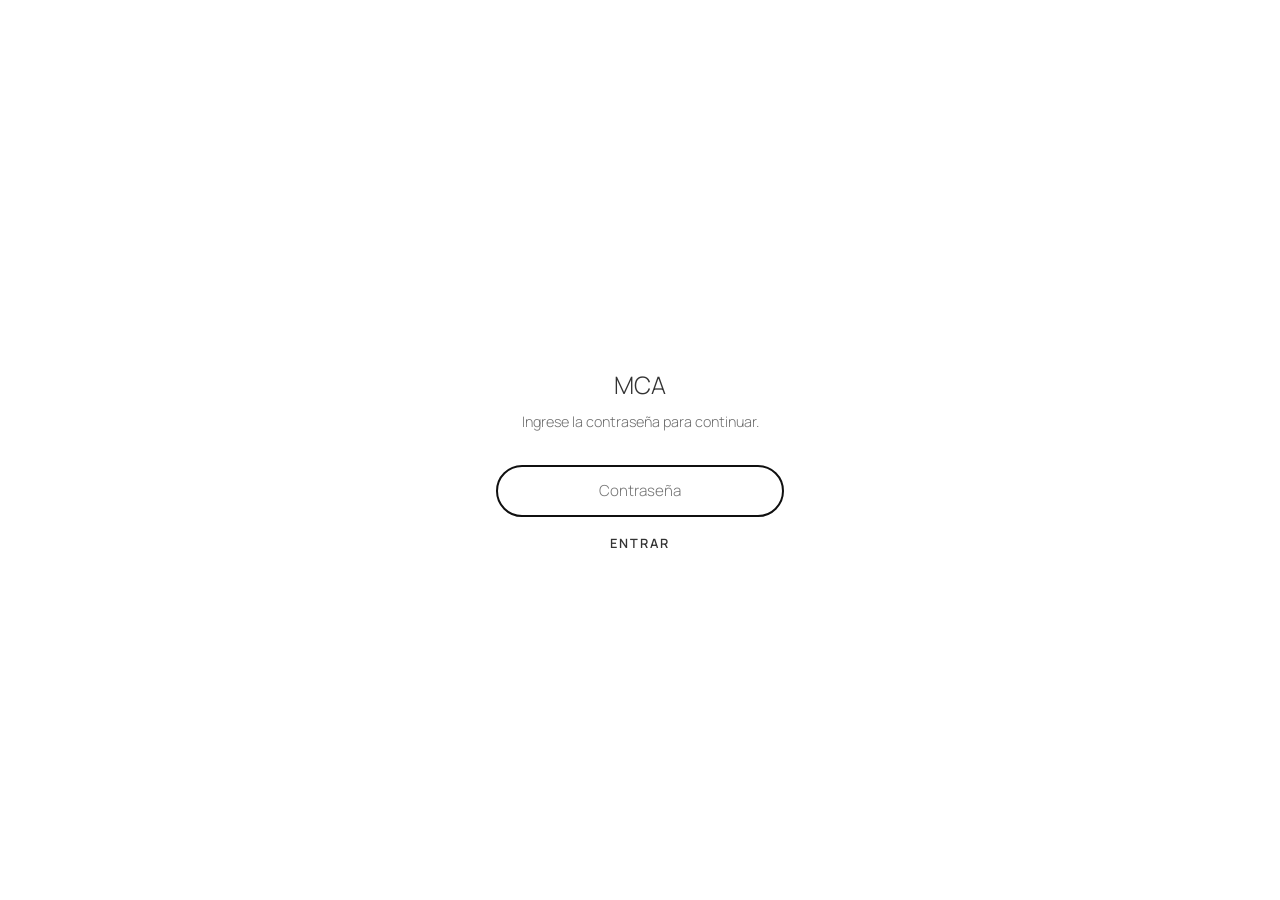
<file: contacto/gracias/index.html>
<!DOCTYPE html>
<html lang="es">
<head>
<script>if(localStorage.getItem('mca_unlocked')!=='1'){location.replace('/login.html?redirect='+encodeURIComponent(location.pathname+location.search));}</script>
<meta charset="utf-8"/>
<title>Gracias - Manuel Cárdenas Aspajo</title>
<meta content="width=device-width, initial-scale=1" name="viewport"/>
<meta name="robots" content="noindex, nofollow"/>
<link href="https://fonts.googleapis.com" rel="preconnect"/>
<link href="https://fonts.gstatic.com" rel="preconnect" crossorigin="anonymous"/>
<link href="https://fonts.googleapis.com/css2?family=DM+Sans:wght@400;500;700&family=Manrope:wght@200;300;400;500;600;700;800&display=swap" rel="stylesheet"/>
<link href="/css/mca-913f08.shared.406f649e9.css" rel="stylesheet" type="text/css" crossorigin="anonymous"/>
<link href="/images/favicon-mca.png" rel="shortcut icon" type="image/png"/>
<link href="/images/favicon-mca.png" rel="apple-touch-icon"/>
<!-- Cloudflare Web Analytics --><script type='module' src='https://static.cloudflareinsights.com/beacon.min.js' data-cf-beacon='{"token": "d984f8169b924b16a0b896f4c29c0e79"}'></script><!-- End Cloudflare Web Analytics --></head>
<body>
<div data-animation="default" class="nav-bar-component w-nav" data-easing2="ease" fs-scrolldisable-element="smart-nav" data-easing="ease" data-collapse="medium" role="banner" data-duration="400"><div class="navbar-container"><a href="/" class="navbar-logo-wrapper w-nav-brand"><img src="/images/logo-mca.svg" loading="lazy" width="91" alt="" class="navbar-logo"/></a><div class="navbar-menu-button w-nav-button"><div class="menu-icon"><div class="menu-icon-line-top"></div><div class="menu-icon-line-middle"><div class="menu-icon-line-middle-inner"></div></div><div class="menu-icon-line-bottom"></div></div></div><nav role="navigation" class="navbar-menu is-page-height-tablet w-nav-menu"><div class="navbar-link-wrapper"><a href="/" class="navbar-link w-nav-link">Inicio</a><div class="navbar-link-line"></div></div><div class="navbar-link-wrapper"><a href="/trayectoria/" class="navbar-link w-nav-link">Trayectoria</a><div class="navbar-link-line"></div></div><div class="navbar-link-wrapper"><a href="/servicios/" class="navbar-link w-nav-link">Servicios</a><div class="navbar-link-line"></div></div><div class="navbar-link-wrapper"><a href="/revision-urbana/" class="navbar-link w-nav-link">Revisión Urbana</a><div class="navbar-link-line"></div></div><div class="navbar-link-wrapper"><a href="/contacto/" class="navbar-link w-nav-link">Contacto</a><div class="navbar-link-line"></div></div></nav></div></div>
<div class="section padding-section-large">
<div class="container">
<div class="heading-h2-wrapper"><h1 class="heading-style-h1">Hemos recibido su mensaje.</h1></div>
<div class="rich-text-block text-size-small"><p>Gracias por su consulta. Le responderemos a la brevedad posible.</p><p><a href="/" class="link">Volver al inicio</a></p></div>
</div>
</div>
<footer class="footer background-color-primary-dark"><div class="padding-global"><div class="container"><div class="padding-vertical padding-xxlarge"><div style="display:flex;justify-content:flex-start;margin-bottom:2rem;"><img src="/images/logo-mca.svg" loading="lazy" width="91" alt=""/></div><div class="padding-bottom padding-xxlarge"><div class="w-layout-hflex flex-block"><div class="adress-wrapper"><div class="text-size-small"><strong>Dirección:</strong><br/>Pasaje Los Pinos 190<br/>Oficinas 804–805<br/>Miraflores 15074<br/>Lima, Perú<br/>‍<br/><span class="text-weight-semibold">Contacto:<br/></span><a href="#" class="link">ingmanuelcardenasaspajo@yahoo.com</a></div></div><div class="footer-link-list"><a href="/" class="footer-link">Inicio</a><a href="/trayectoria/" class="footer-link">Trayectoria</a><a href="/servicios/" class="footer-link">Servicios</a><a href="/revision-urbana/" class="footer-link">Revisión Urbana</a><a href="/contacto/" class="footer-link">Contacto</a></div><div class="footer-left-wrapper"><div class="w-layout-grid footer-social-list"><a href="https://pe.linkedin.com/in/manuel-c%C3%A1rdenas-aspajo-07104537" target="_blank" rel="noopener noreferrer" class="footer3_social-link w-inline-block"><div class="social-icon w-embed"><svg width="24" height="24" viewBox="0 0 24 24" fill="none" xmlns="http://www.w3.org/2000/svg">
<path fill-rule="evenodd" clip-rule="evenodd" d="M5 3H19C20.1046 3 21 3.89543 21 5V19C21 20.1046 20.1046 21 19 21H5C3.89543 21 3 20.1046 3 19V5C3 3.89543 3.89543 3 5 3ZM8 18C8.27614 18 8.5 17.7761 8.5 17.5V10.5C8.5 10.2239 8.27614 10 8 10H6.5C6.22386 10 6 10.2239 6 10.5V17.5C6 17.7761 6.22386 18 6.5 18H8ZM7.25 9C6.42157 9 5.75 8.32843 5.75 7.5C5.75 6.67157 6.42157 6 7.25 6C8.07843 6 8.75 6.67157 8.75 7.5C8.75 8.32843 8.07843 9 7.25 9ZM17.5 18C17.7761 18 18 17.7761 18 17.5V12.9C18.0325 11.3108 16.8576 9.95452 15.28 9.76C14.177 9.65925 13.1083 10.1744 12.5 11.1V10.5C12.5 10.2239 12.2761 10 12 10H10.5C10.2239 10 10 10.2239 10 10.5V17.5C10 17.7761 10.2239 18 10.5 18H12C12.2761 18 12.5 17.7761 12.5 17.5V13.75C12.5 12.9216 13.1716 12.25 14 12.25C14.8284 12.25 15.5 12.9216 15.5 13.75V17.5C15.5 17.7761 15.7239 18 16 18H17.5Z" fill="CurrentColor"/>
</svg></div></a></div></div></div></div><div class="divider"></div><div class="footer-bottom-wrapper"><div class="footer-credit-text">© 2026 Manuel Cárdenas Aspajo. All Rights Reserved.</div><div class="w-layout-grid footer-legal-list"><a href="/privacidad/" class="footer-legal-link">Privacy Policy</a></div></div></div></div></div></footer>
<script defer src="/js/cursor-effect.js"></script>
</body>
</html>
</file>
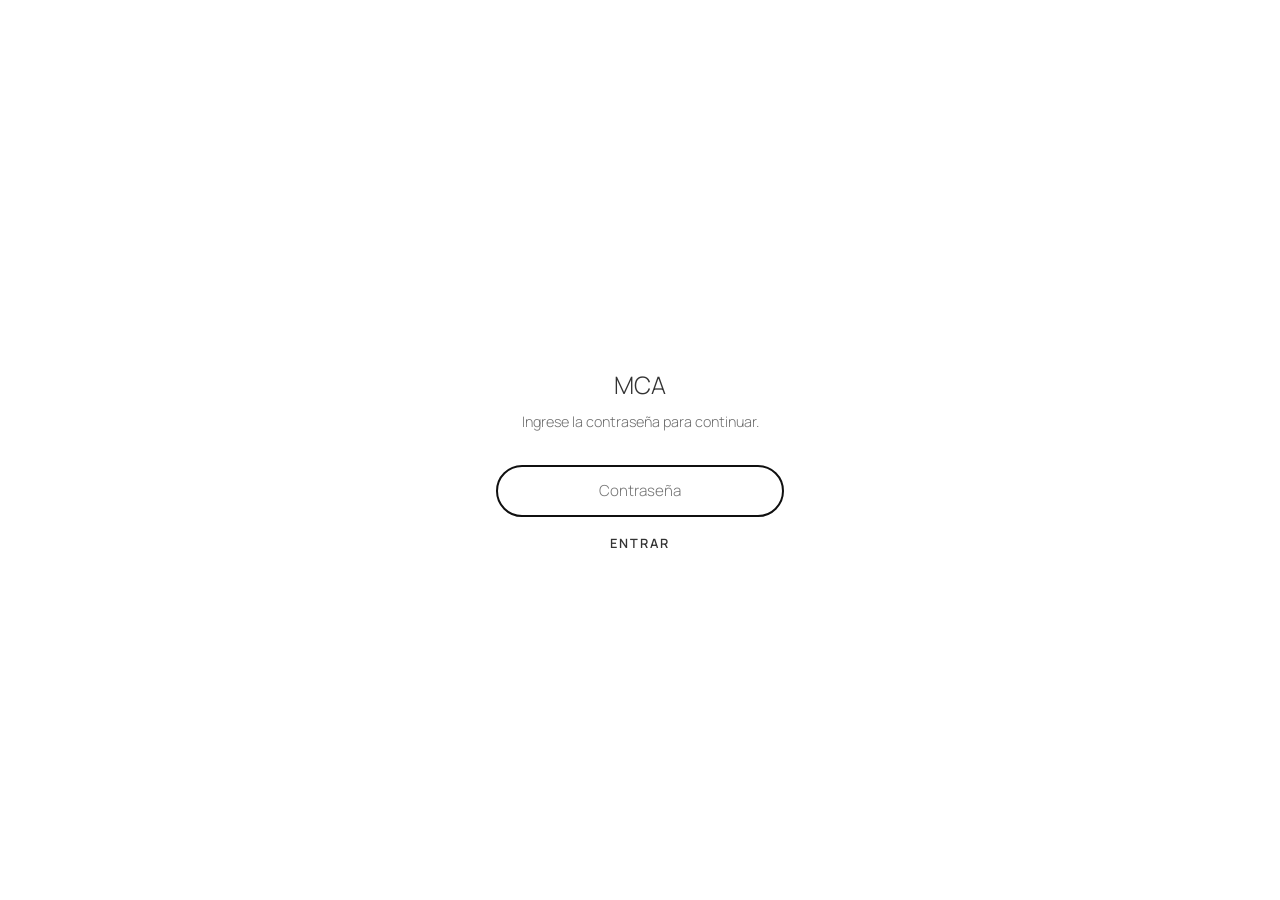
<file: template-pages/proyectos/index.html>
<!DOCTYPE html>
<html lang="es">
<head>
<script>if(localStorage.getItem('mca_unlocked')!=='1'){location.replace('/login.html?redirect='+encodeURIComponent(location.pathname+location.search));}</script>
<meta charset="utf-8"/>
<title>Proyectos - Manuel Cárdenas Aspajo</title>
<meta content="width=device-width, initial-scale=1" name="viewport"/>
<meta name="robots" content="noindex, nofollow"/>
<link href="https://fonts.googleapis.com" rel="preconnect"/>
<link href="https://fonts.gstatic.com" rel="preconnect" crossorigin="anonymous"/>
<link href="https://fonts.googleapis.com/css2?family=DM+Sans:wght@400;500;700&family=Manrope:wght@200;300;400;500;600;700;800&display=swap" rel="stylesheet"/>
<link href="/css/mca-913f08.shared.406f649e9.css" rel="stylesheet" type="text/css" crossorigin="anonymous"/>
<link href="/images/favicon-mca.png" rel="shortcut icon" type="image/png"/>
<link href="/images/favicon-mca.png" rel="apple-touch-icon"/>
<!-- Cloudflare Web Analytics --><script type='module' src='https://static.cloudflareinsights.com/beacon.min.js' data-cf-beacon='{"token": "d984f8169b924b16a0b896f4c29c0e79"}'></script><!-- End Cloudflare Web Analytics --></head>
<body>
<div data-animation="default" class="nav-bar-component w-nav" data-easing2="ease" fs-scrolldisable-element="smart-nav" data-easing="ease" data-collapse="medium" role="banner" data-duration="400"><div class="navbar-container"><a href="/" class="navbar-logo-wrapper w-nav-brand"><img src="/images/logo-mca.svg" loading="lazy" width="91" alt="" class="navbar-logo"/></a><div class="navbar-menu-button w-nav-button"><div class="menu-icon"><div class="menu-icon-line-top"></div><div class="menu-icon-line-middle"><div class="menu-icon-line-middle-inner"></div></div><div class="menu-icon-line-bottom"></div></div></div><nav role="navigation" class="navbar-menu is-page-height-tablet w-nav-menu"><div class="navbar-link-wrapper"><a href="/" class="navbar-link w-nav-link">Inicio</a><div class="navbar-link-line"></div></div><div class="navbar-link-wrapper"><a href="/trayectoria/" class="navbar-link w-nav-link">Trayectoria</a><div class="navbar-link-line"></div></div><div class="navbar-link-wrapper"><a href="/servicios/" class="navbar-link w-nav-link">Servicios</a><div class="navbar-link-line"></div></div><div class="navbar-link-wrapper"><a href="/revision-urbana/" class="navbar-link w-nav-link">Revisión Urbana</a><div class="navbar-link-line"></div></div><div class="navbar-link-wrapper"><a href="/contacto/" class="navbar-link w-nav-link">Contacto</a><div class="navbar-link-line"></div></div></nav></div></div>
<section class="section padding-section-large"><div class="container"></div></section>
<footer class="footer background-color-primary-dark"><div class="padding-global"><div class="container"><div class="padding-vertical padding-xxlarge"><div style="display:flex;justify-content:flex-start;margin-bottom:2rem;"><img src="/images/logo-mca.svg" loading="lazy" width="91" alt=""/></div><div class="padding-bottom padding-xxlarge"><div class="w-layout-hflex flex-block"><div class="adress-wrapper"><div class="text-size-small"><strong>Dirección:</strong><br/>Pasaje Los Pinos 190<br/>Oficinas 804–805<br/>Miraflores 15074<br/>Lima, Perú<br/>‍<br/><span class="text-weight-semibold">Contacto:<br/></span><a href="#" class="link">ingmanuelcardenasaspajo@yahoo.com</a></div></div><div class="footer-link-list"><a href="/" class="footer-link">Inicio</a><a href="/trayectoria/" class="footer-link">Trayectoria</a><a href="/servicios/" class="footer-link">Servicios</a><a href="/revision-urbana/" class="footer-link">Revisión Urbana</a><a href="/contacto/" class="footer-link">Contacto</a></div><div class="footer-left-wrapper"><div class="w-layout-grid footer-social-list"><a href="https://pe.linkedin.com/in/manuel-c%C3%A1rdenas-aspajo-07104537" target="_blank" rel="noopener noreferrer" class="footer3_social-link w-inline-block"><div class="social-icon w-embed"><svg width="24" height="24" viewBox="0 0 24 24" fill="none" xmlns="http://www.w3.org/2000/svg">
<path fill-rule="evenodd" clip-rule="evenodd" d="M5 3H19C20.1046 3 21 3.89543 21 5V19C21 20.1046 20.1046 21 19 21H5C3.89543 21 3 20.1046 3 19V5C3 3.89543 3.89543 3 5 3ZM8 18C8.27614 18 8.5 17.7761 8.5 17.5V10.5C8.5 10.2239 8.27614 10 8 10H6.5C6.22386 10 6 10.2239 6 10.5V17.5C6 17.7761 6.22386 18 6.5 18H8ZM7.25 9C6.42157 9 5.75 8.32843 5.75 7.5C5.75 6.67157 6.42157 6 7.25 6C8.07843 6 8.75 6.67157 8.75 7.5C8.75 8.32843 8.07843 9 7.25 9ZM17.5 18C17.7761 18 18 17.7761 18 17.5V12.9C18.0325 11.3108 16.8576 9.95452 15.28 9.76C14.177 9.65925 13.1083 10.1744 12.5 11.1V10.5C12.5 10.2239 12.2761 10 12 10H10.5C10.2239 10 10 10.2239 10 10.5V17.5C10 17.7761 10.2239 18 10.5 18H12C12.2761 18 12.5 17.7761 12.5 17.5V13.75C12.5 12.9216 13.1716 12.25 14 12.25C14.8284 12.25 15.5 12.9216 15.5 13.75V17.5C15.5 17.7761 15.7239 18 16 18H17.5Z" fill="CurrentColor"/>
</svg></div></a></div></div></div></div><div class="divider"></div><div class="footer-bottom-wrapper"><div class="footer-credit-text">© 2026 Manuel Cárdenas Aspajo. All Rights Reserved.</div><div class="w-layout-grid footer-legal-list"><a href="/privacidad/" class="footer-legal-link">Privacy Policy</a></div></div></div></div></div></footer>
</body>
</html>
</file>
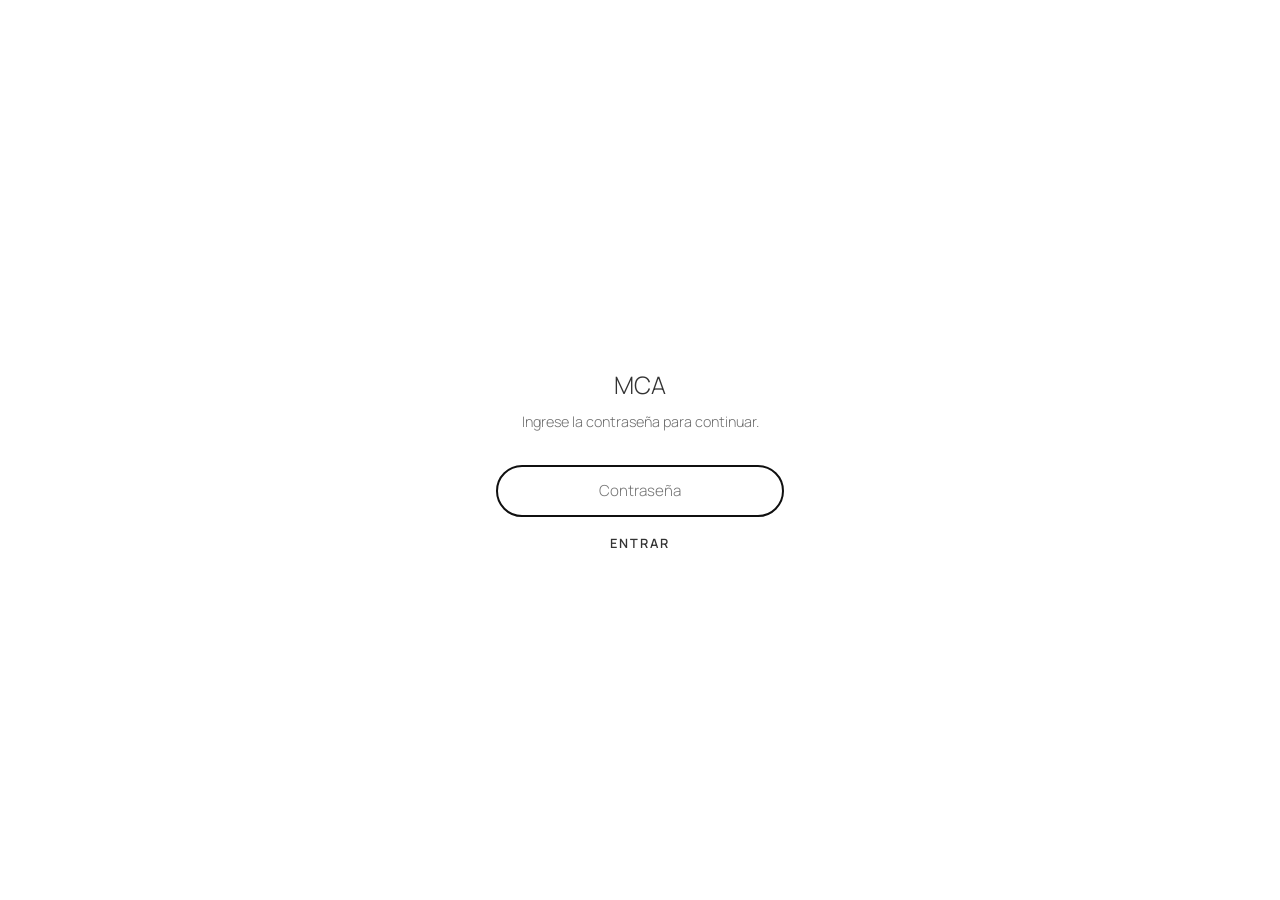
<file: login.html>
<!DOCTYPE html>
<html lang="es">
<head>
<meta charset="utf-8"/>
<title>Acceso protegido - Manuel Cárdenas Aspajo</title>
<meta name="robots" content="noindex, nofollow"/>
<meta content="width=device-width, initial-scale=1" name="viewport"/>
<link href="https://fonts.googleapis.com" rel="preconnect"/>
<link href="https://fonts.gstatic.com" rel="preconnect" crossorigin="anonymous"/>
<link href="https://fonts.googleapis.com/css2?family=DM+Sans:wght@400;500;700&family=Manrope:wght@200;300;400;500;600;700;800&display=swap" rel="stylesheet"/>
<link href="/css/mca-913f08.shared.406f649e9.css" rel="stylesheet" type="text/css" crossorigin="anonymous"/>
<link href="/images/favicon-mca.png" rel="shortcut icon" type="image/png"/>
<style>
  body{display:flex;align-items:center;justify-content:center;min-height:100vh;margin:0;background:var(--white);}
  .lock-wrapper{width:100%;max-width:22rem;padding:2rem;text-align:center;box-sizing:border-box;}
  .lock-wrapper h1{font-size:1.5rem;margin-bottom:.5rem;color:var(--off-black);}
  .lock-wrapper p{color:var(--off-black);opacity:.7;margin-bottom:2rem;font-size:.9rem;}
  .lock-input{width:100%;box-sizing:border-box;padding:.9rem 1.25rem;border:1px solid #ccc;border-radius:999px;font-size:.95rem;margin-bottom:1rem;text-align:center;font-family:inherit;}
  .lock-error{color:#c0392b;font-size:.85rem;margin-bottom:1rem;display:none;}
  .lock-button{width:100%;justify-content:center;cursor:pointer;border:none;font-family:inherit;}
</style>
<!-- Cloudflare Web Analytics --><script type='module' src='https://static.cloudflareinsights.com/beacon.min.js' data-cf-beacon='{"token": "d984f8169b924b16a0b896f4c29c0e79"}'></script><!-- End Cloudflare Web Analytics --></head>
<body>
<div class="lock-wrapper">
  <h1>MCA</h1>
  <p>Ingrese la contraseña para continuar.</p>
  <form id="lock-form">
    <input id="lock-password" class="lock-input" type="password" placeholder="Contraseña" autocomplete="off" autofocus/>
    <div class="lock-error" id="lock-error">Contraseña incorrecta.</div>
    <button type="submit" class="button lock-button">Entrar</button>
  </form>
</div>
<script>
(function(){
  var params = new URLSearchParams(location.search);
  var redirect = params.get('redirect') || '/';
  if (localStorage.getItem('mca_unlocked') === '1') {
    location.replace(redirect);
    return;
  }
  document.getElementById('lock-form').addEventListener('submit', function(e){
    e.preventDefault();
    var val = document.getElementById('lock-password').value;
    if (val === 'mca2026') {
      localStorage.setItem('mca_unlocked', '1');
      location.replace(redirect);
    } else {
      document.getElementById('lock-error').style.display = 'block';
    }
  });
})();
</script>
<script defer src="/js/cursor-effect.js"></script>
</body>
</html>
</file>
<file: css/mca-913f08.shared.406f649e9.css>
html {
  -webkit-text-size-adjust: 100%;
  -ms-text-size-adjust: 100%;
  font-family: sans-serif;
}

body {
  margin: 0;
}

article, aside, details, figcaption, figure, footer, header, hgroup, main, menu, nav, section, summary {
  display: block;
}

audio, canvas, progress, video {
  vertical-align: baseline;
  display: inline-block;
}

audio:not([controls]) {
  height: 0;
  display: none;
}

[hidden], template {
  display: none;
}

a {
  background-color: #0000;
}

a:active, a:hover {
  outline: 0;
}

abbr[title] {
  border-bottom: 1px dotted;
}

b, strong {
  font-weight: bold;
}

dfn {
  font-style: italic;
}

h1 {
  margin: .67em 0;
  font-size: 2em;
}

mark {
  color: #000;
  background: #ff0;
}

small {
  font-size: 80%;
}

sub, sup {
  vertical-align: baseline;
  font-size: 75%;
  line-height: 0;
  position: relative;
}

sup {
  top: -.5em;
}

sub {
  bottom: -.25em;
}

img {
  border: 0;
}

svg:not(:root) {
  overflow: hidden;
}

hr {
  box-sizing: content-box;
  height: 0;
}

pre {
  overflow: auto;
}

code, kbd, pre, samp {
  font-family: monospace;
  font-size: 1em;
}

button, input, optgroup, select, textarea {
  color: inherit;
  font: inherit;
  margin: 0;
}

button {
  overflow: visible;
}

button, select {
  text-transform: none;
}

button, html input[type="button"], input[type="reset"] {
  -webkit-appearance: button;
  cursor: pointer;
}

button[disabled], html input[disabled] {
  cursor: default;
}

button::-moz-focus-inner, input::-moz-focus-inner {
  border: 0;
  padding: 0;
}

input {
  line-height: normal;
}

input[type="checkbox"], input[type="radio"] {
  box-sizing: border-box;
  padding: 0;
}

input[type="number"]::-webkit-inner-spin-button, input[type="number"]::-webkit-outer-spin-button {
  height: auto;
}

input[type="search"] {
  -webkit-appearance: none;
}

input[type="search"]::-webkit-search-cancel-button, input[type="search"]::-webkit-search-decoration {
  -webkit-appearance: none;
}

legend {
  border: 0;
  padding: 0;
}

textarea {
  overflow: auto;
}

optgroup {
  font-weight: bold;
}

table {
  border-collapse: collapse;
  border-spacing: 0;
}

td, th {
  padding: 0;
}

@font-face {
  font-family: webflow-icons;
  src: url("[data-uri]") format("truetype");
  font-weight: normal;
  font-style: normal;
}

[class^="w-icon-"], [class*=" w-icon-"] {
  speak: none;
  font-variant: normal;
  text-transform: none;
  -webkit-font-smoothing: antialiased;
  -moz-osx-font-smoothing: grayscale;
  font-style: normal;
  font-weight: normal;
  line-height: 1;
  font-family: webflow-icons !important;
}

.w-icon-slider-right:before {
  content: "";
}

.w-icon-slider-left:before {
  content: "";
}

.w-icon-nav-menu:before {
  content: "";
}

.w-icon-arrow-down:before, .w-icon-dropdown-toggle:before {
  content: "";
}

.w-icon-file-upload-remove:before {
  content: "";
}

.w-icon-file-upload-icon:before {
  content: "";
}

* {
  box-sizing: border-box;
}

html {
  height: 100%;
}

body {
  color: #333;
  background-color: #fff;
  min-height: 100%;
  margin: 0;
  font-family: Arial, sans-serif;
  font-size: 14px;
  line-height: 20px;
}

img {
  vertical-align: middle;
  max-width: 100%;
  display: inline-block;
}

html.w-mod-touch * {
  background-attachment: scroll !important;
}

.w-block {
  display: block;
}

.w-inline-block {
  max-width: 100%;
  display: inline-block;
}

.w-clearfix:before, .w-clearfix:after {
  content: " ";
  grid-area: 1 / 1 / 2 / 2;
  display: table;
}

.w-clearfix:after {
  clear: both;
}

.w-hidden {
  display: none;
}

.w-button {
  color: #fff;
  line-height: inherit;
  cursor: pointer;
  background-color: #3898ec;
  border: 0;
  border-radius: 0;
  padding: 9px 15px;
  text-decoration: none;
  display: inline-block;
}

input.w-button {
  -webkit-appearance: button;
}

:where(button.w-popover-trigger) {
  color: inherit;
  cursor: pointer;
  font: inherit;
  line-height: inherit;
  text-align: inherit;
  -webkit-text-decoration: inherit;
  text-decoration: inherit;
  background-color: #0000;
  border: 0;
  margin: 0;
  padding: 0;
}

.w-popover {
  color: inherit;
  position-anchor: auto;
  position-area: top center;
  background-color: #0000;
  border: 0;
  margin: 8px;
  padding: 0;
  position: fixed;
  inset: auto;
  overflow: visible;
}

.w-popover[popover]:not(:popover-open) {
  display: none;
}

html[data-w-dynpage] [data-w-cloak] {
  color: #0000 !important;
}

.w-code-block {
  margin: unset;
}

pre.w-code-block code {
  all: inherit;
}

pre.w-code-block code > span {
  display: block !important;
}

.w-optimization {
  display: contents;
}

.w-webflow-badge, .w-webflow-badge > img {
  box-sizing: unset;
  width: unset;
  height: unset;
  max-height: unset;
  max-width: unset;
  min-height: unset;
  min-width: unset;
  margin: unset;
  padding: unset;
  float: unset;
  clear: unset;
  border: unset;
  border-radius: unset;
  background: unset;
  background-image: unset;
  background-position: unset;
  background-size: unset;
  background-repeat: unset;
  background-origin: unset;
  background-clip: unset;
  background-attachment: unset;
  background-color: unset;
  box-shadow: unset;
  transform: unset;
  direction: unset;
  font-family: unset;
  font-weight: unset;
  color: unset;
  font-size: unset;
  line-height: unset;
  font-style: unset;
  font-variant: unset;
  text-align: unset;
  letter-spacing: unset;
  -webkit-text-decoration: unset;
  text-decoration: unset;
  text-indent: unset;
  text-transform: unset;
  list-style-type: unset;
  text-shadow: unset;
  vertical-align: unset;
  cursor: unset;
  white-space: unset;
  word-break: unset;
  word-spacing: unset;
  word-wrap: unset;
  transition: unset;
}

.w-webflow-badge {
  white-space: nowrap;
  cursor: pointer;
  box-shadow: 0 0 0 1px #0000001a, 0 1px 3px #0000001a;
  visibility: hidden !important;
  opacity: 0 !important;
  z-index: 2147483647 !important;
  color: #aaadb0 !important;
  width: auto !important;
  height: auto !important;
  overflow: unset !important;
  background-color: #fff !important;
  border-radius: 3px !important;
  margin: 0 !important;
  padding: 6px !important;
  font-size: 12px !important;
  line-height: 14px !important;
  text-decoration: none !important;
  display: none !important;
  position: fixed !important;
  inset: auto 12px 12px auto !important;
  transform: none !important;
}

.w-webflow-badge > img {
  position: unset;
  visibility: unset !important;
  opacity: 1 !important;
  vertical-align: middle !important;
  display: inline-block !important;
}

h1, h2, h3, h4, h5, h6 {
  margin-bottom: 10px;
  font-weight: bold;
}

h1 {
  margin-top: 20px;
  font-size: 38px;
  line-height: 44px;
}

h2 {
  margin-top: 20px;
  font-size: 32px;
  line-height: 36px;
}

h3 {
  margin-top: 20px;
  font-size: 24px;
  line-height: 30px;
}

h4 {
  margin-top: 10px;
  font-size: 18px;
  line-height: 24px;
}

h5 {
  margin-top: 10px;
  font-size: 14px;
  line-height: 20px;
}

h6 {
  margin-top: 10px;
  font-size: 12px;
  line-height: 18px;
}

p {
  margin-top: 0;
  margin-bottom: 10px;
}

blockquote {
  border-left: 5px solid #e2e2e2;
  margin: 0 0 10px;
  padding: 10px 20px;
  font-size: 18px;
  line-height: 22px;
}

figure {
  margin: 0 0 10px;
}

figcaption {
  text-align: center;
  margin-top: 5px;
}

ul, ol {
  margin-top: 0;
  margin-bottom: 10px;
  padding-left: 40px;
}

.w-list-unstyled {
  padding-left: 0;
  list-style: none;
}

.w-embed:before, .w-embed:after {
  content: " ";
  grid-area: 1 / 1 / 2 / 2;
  display: table;
}

.w-embed:after {
  clear: both;
}

.w-video {
  width: 100%;
  padding: 0;
  position: relative;
}

.w-video iframe, .w-video object, .w-video embed {
  border: none;
  width: 100%;
  height: 100%;
  position: absolute;
  top: 0;
  left: 0;
}

fieldset {
  border: 0;
  margin: 0;
  padding: 0;
}

button, [type="button"], [type="reset"] {
  cursor: pointer;
  -webkit-appearance: button;
  border: 0;
}

.w-form {
  margin: 0 0 15px;
}

.w-form-done {
  text-align: center;
  background-color: #ddd;
  padding: 20px;
  display: none;
}

.w-form-fail {
  background-color: #ffdede;
  margin-top: 10px;
  padding: 10px;
  display: none;
}

label {
  margin-bottom: 5px;
  font-weight: bold;
  display: block;
}

.w-input, .w-select {
  color: #333;
  vertical-align: middle;
  background-color: #fff;
  border: 1px solid #ccc;
  width: 100%;
  height: 38px;
  margin-bottom: 10px;
  padding: 8px 12px;
  font-size: 14px;
  line-height: 1.42857;
  display: block;
}

.w-input::placeholder, .w-select::placeholder {
  color: #999;
}

.w-input:focus, .w-select:focus {
  border-color: #3898ec;
  outline: 0;
}

.w-input[disabled], .w-select[disabled], .w-input[readonly], .w-select[readonly], fieldset[disabled] .w-input, fieldset[disabled] .w-select {
  cursor: not-allowed;
}

.w-input[disabled]:not(.w-input-disabled), .w-select[disabled]:not(.w-input-disabled), .w-input[readonly], .w-select[readonly], fieldset[disabled]:not(.w-input-disabled) .w-input, fieldset[disabled]:not(.w-input-disabled) .w-select {
  background-color: #eee;
}

textarea.w-input, textarea.w-select {
  height: auto;
}

.w-select {
  background-color: #f3f3f3;
}

.w-select[multiple] {
  height: auto;
}

.w-form-label {
  cursor: pointer;
  margin-bottom: 0;
  font-weight: normal;
  display: inline-block;
}

.w-radio {
  margin-bottom: 5px;
  padding-left: 20px;
  display: block;
}

.w-radio:before, .w-radio:after {
  content: " ";
  grid-area: 1 / 1 / 2 / 2;
  display: table;
}

.w-radio:after {
  clear: both;
}

.w-radio-input {
  float: left;
  margin: 3px 0 0 -20px;
  line-height: normal;
}

.w-file-upload {
  margin-bottom: 10px;
  display: block;
}

.w-file-upload-input {
  opacity: 0;
  z-index: -100;
  width: .1px;
  height: .1px;
  position: absolute;
  overflow: hidden;
}

.w-file-upload-default, .w-file-upload-uploading, .w-file-upload-success {
  color: #333;
  display: inline-block;
}

.w-file-upload-error {
  margin-top: 10px;
  display: block;
}

.w-file-upload-default.w-hidden, .w-file-upload-uploading.w-hidden, .w-file-upload-error.w-hidden, .w-file-upload-success.w-hidden {
  display: none;
}

.w-file-upload-uploading-btn {
  cursor: pointer;
  background-color: #fafafa;
  border: 1px solid #ccc;
  margin: 0;
  padding: 8px 12px;
  font-size: 14px;
  font-weight: normal;
  display: flex;
}

.w-file-upload-file {
  background-color: #fafafa;
  border: 1px solid #ccc;
  flex-grow: 1;
  justify-content: space-between;
  margin: 0;
  padding: 8px 9px 8px 11px;
  display: flex;
}

.w-file-upload-file-name {
  font-size: 14px;
  font-weight: normal;
  display: block;
}

.w-file-remove-link {
  cursor: pointer;
  width: auto;
  height: auto;
  margin-top: 3px;
  margin-left: 10px;
  padding: 3px;
  display: block;
}

.w-icon-file-upload-remove {
  margin: auto;
  font-size: 10px;
}

.w-file-upload-error-msg {
  color: #ea384c;
  padding: 2px 0;
  display: inline-block;
}

.w-file-upload-info {
  padding: 0 12px;
  line-height: 38px;
  display: inline-block;
}

.w-file-upload-label {
  cursor: pointer;
  background-color: #fafafa;
  border: 1px solid #ccc;
  margin: 0;
  padding: 8px 12px;
  font-size: 14px;
  font-weight: normal;
  display: inline-block;
}

.w-icon-file-upload-icon, .w-icon-file-upload-uploading {
  width: 20px;
  margin-right: 8px;
  display: inline-block;
}

.w-icon-file-upload-uploading {
  height: 20px;
}

.w-container {
  max-width: 940px;
  margin-left: auto;
  margin-right: auto;
}

.w-container:before, .w-container:after {
  content: " ";
  grid-area: 1 / 1 / 2 / 2;
  display: table;
}

.w-container:after {
  clear: both;
}

.w-container .w-row {
  margin-left: -10px;
  margin-right: -10px;
}

.w-row:before, .w-row:after {
  content: " ";
  grid-area: 1 / 1 / 2 / 2;
  display: table;
}

.w-row:after {
  clear: both;
}

.w-row .w-row {
  margin-left: 0;
  margin-right: 0;
}

.w-col {
  float: left;
  width: 100%;
  min-height: 1px;
  padding-left: 10px;
  padding-right: 10px;
  position: relative;
}

.w-col .w-col {
  padding-left: 0;
  padding-right: 0;
}

.w-col-1 {
  width: 8.33333%;
}

.w-col-2 {
  width: 16.6667%;
}

.w-col-3 {
  width: 25%;
}

.w-col-4 {
  width: 33.3333%;
}

.w-col-5 {
  width: 41.6667%;
}

.w-col-6 {
  width: 50%;
}

.w-col-7 {
  width: 58.3333%;
}

.w-col-8 {
  width: 66.6667%;
}

.w-col-9 {
  width: 75%;
}

.w-col-10 {
  width: 83.3333%;
}

.w-col-11 {
  width: 91.6667%;
}

.w-col-12 {
  width: 100%;
}

.w-hidden-main {
  display: none !important;
}

@media screen and (max-width: 991px) {
  .w-container {
    max-width: 728px;
  }

  .w-hidden-main {
    display: inherit !important;
  }

  .w-hidden-medium {
    display: none !important;
  }

  .w-col-medium-1 {
    width: 8.33333%;
  }

  .w-col-medium-2 {
    width: 16.6667%;
  }

  .w-col-medium-3 {
    width: 25%;
  }

  .w-col-medium-4 {
    width: 33.3333%;
  }

  .w-col-medium-5 {
    width: 41.6667%;
  }

  .w-col-medium-6 {
    width: 50%;
  }

  .w-col-medium-7 {
    width: 58.3333%;
  }

  .w-col-medium-8 {
    width: 66.6667%;
  }

  .w-col-medium-9 {
    width: 75%;
  }

  .w-col-medium-10 {
    width: 83.3333%;
  }

  .w-col-medium-11 {
    width: 91.6667%;
  }

  .w-col-medium-12 {
    width: 100%;
  }

  .w-col-stack {
    width: 100%;
    left: auto;
    right: auto;
  }
}

@media screen and (max-width: 767px) {
  .w-hidden-main, .w-hidden-medium {
    display: inherit !important;
  }

  .w-hidden-small {
    display: none !important;
  }

  .w-row, .w-container .w-row {
    margin-left: 0;
    margin-right: 0;
  }

  .w-col {
    width: 100%;
    left: auto;
    right: auto;
  }

  .w-col-small-1 {
    width: 8.33333%;
  }

  .w-col-small-2 {
    width: 16.6667%;
  }

  .w-col-small-3 {
    width: 25%;
  }

  .w-col-small-4 {
    width: 33.3333%;
  }

  .w-col-small-5 {
    width: 41.6667%;
  }

  .w-col-small-6 {
    width: 50%;
  }

  .w-col-small-7 {
    width: 58.3333%;
  }

  .w-col-small-8 {
    width: 66.6667%;
  }

  .w-col-small-9 {
    width: 75%;
  }

  .w-col-small-10 {
    width: 83.3333%;
  }

  .w-col-small-11 {
    width: 91.6667%;
  }

  .w-col-small-12 {
    width: 100%;
  }
}

@media screen and (max-width: 479px) {
  .w-container {
    max-width: none;
  }

  .w-hidden-main, .w-hidden-medium, .w-hidden-small {
    display: inherit !important;
  }

  .w-hidden-tiny {
    display: none !important;
  }

  .w-col {
    width: 100%;
  }

  .w-col-tiny-1 {
    width: 8.33333%;
  }

  .w-col-tiny-2 {
    width: 16.6667%;
  }

  .w-col-tiny-3 {
    width: 25%;
  }

  .w-col-tiny-4 {
    width: 33.3333%;
  }

  .w-col-tiny-5 {
    width: 41.6667%;
  }

  .w-col-tiny-6 {
    width: 50%;
  }

  .w-col-tiny-7 {
    width: 58.3333%;
  }

  .w-col-tiny-8 {
    width: 66.6667%;
  }

  .w-col-tiny-9 {
    width: 75%;
  }

  .w-col-tiny-10 {
    width: 83.3333%;
  }

  .w-col-tiny-11 {
    width: 91.6667%;
  }

  .w-col-tiny-12 {
    width: 100%;
  }
}

.w-widget {
  position: relative;
}

.w-widget-map {
  width: 100%;
  height: 400px;
}

.w-widget-map label {
  width: auto;
  display: inline;
}

.w-widget-map img {
  max-width: inherit;
}

.w-widget-map .gm-style-iw {
  text-align: center;
}

.w-widget-map .gm-style-iw > button {
  display: none !important;
}

.w-widget-twitter {
  overflow: hidden;
}

.w-widget-twitter-count-shim {
  vertical-align: top;
  text-align: center;
  background: #fff;
  border: 1px solid #758696;
  border-radius: 3px;
  width: 28px;
  height: 20px;
  display: inline-block;
  position: relative;
}

.w-widget-twitter-count-shim * {
  pointer-events: none;
  -webkit-user-select: none;
  user-select: none;
}

.w-widget-twitter-count-shim .w-widget-twitter-count-inner {
  text-align: center;
  color: #999;
  font-family: serif;
  font-size: 15px;
  line-height: 12px;
  position: relative;
}

.w-widget-twitter-count-shim .w-widget-twitter-count-clear {
  display: block;
  position: relative;
}

.w-widget-twitter-count-shim.w--large {
  width: 36px;
  height: 28px;
}

.w-widget-twitter-count-shim.w--large .w-widget-twitter-count-inner {
  font-size: 18px;
  line-height: 18px;
}

.w-widget-twitter-count-shim:not(.w--vertical) {
  margin-left: 5px;
  margin-right: 8px;
}

.w-widget-twitter-count-shim:not(.w--vertical).w--large {
  margin-left: 6px;
}

.w-widget-twitter-count-shim:not(.w--vertical):before, .w-widget-twitter-count-shim:not(.w--vertical):after {
  content: " ";
  pointer-events: none;
  border: solid #0000;
  width: 0;
  height: 0;
  position: absolute;
  top: 50%;
  left: 0;
}

.w-widget-twitter-count-shim:not(.w--vertical):before {
  border-width: 4px;
  border-color: #75869600 #5d6c7b #75869600 #75869600;
  margin-top: -4px;
  margin-left: -9px;
}

.w-widget-twitter-count-shim:not(.w--vertical).w--large:before {
  border-width: 5px;
  margin-top: -5px;
  margin-left: -10px;
}

.w-widget-twitter-count-shim:not(.w--vertical):after {
  border-width: 4px;
  border-color: #fff0 #fff #fff0 #fff0;
  margin-top: -4px;
  margin-left: -8px;
}

.w-widget-twitter-count-shim:not(.w--vertical).w--large:after {
  border-width: 5px;
  margin-top: -5px;
  margin-left: -9px;
}

.w-widget-twitter-count-shim.w--vertical {
  width: 61px;
  height: 33px;
  margin-bottom: 8px;
}

.w-widget-twitter-count-shim.w--vertical:before, .w-widget-twitter-count-shim.w--vertical:after {
  content: " ";
  pointer-events: none;
  border: solid #0000;
  width: 0;
  height: 0;
  position: absolute;
  top: 100%;
  left: 50%;
}

.w-widget-twitter-count-shim.w--vertical:before {
  border-width: 5px;
  border-color: #5d6c7b #75869600 #75869600;
  margin-left: -5px;
}

.w-widget-twitter-count-shim.w--vertical:after {
  border-width: 4px;
  border-color: #fff #fff0 #fff0;
  margin-left: -4px;
}

.w-widget-twitter-count-shim.w--vertical .w-widget-twitter-count-inner {
  font-size: 18px;
  line-height: 22px;
}

.w-widget-twitter-count-shim.w--vertical.w--large {
  width: 76px;
}

.w-background-video {
  color: #fff;
  height: 500px;
  position: relative;
  overflow: hidden;
}

.w-background-video > video {
  object-fit: cover;
  z-index: -100;
  background-position: 50%;
  background-size: cover;
  width: 100%;
  height: 100%;
  margin: auto;
  position: absolute;
  inset: -100%;
}

.w-background-video > video::-webkit-media-controls-start-playback-button {
  -webkit-appearance: none;
  display: none !important;
}

.w-background-video--control {
  background-color: #0000;
  padding: 0;
  position: absolute;
  bottom: 1em;
  right: 1em;
}

.w-background-video--control > [hidden] {
  display: none !important;
}

.w-slider {
  text-align: center;
  clear: both;
  -webkit-tap-highlight-color: #0000;
  tap-highlight-color: #0000;
  background: #ddd;
  height: 300px;
  position: relative;
}

.w-slider-mask {
  z-index: 1;
  white-space: nowrap;
  height: 100%;
  display: block;
  position: relative;
  left: 0;
  right: 0;
  overflow: hidden;
}

.w-slide {
  vertical-align: top;
  white-space: normal;
  text-align: left;
  width: 100%;
  height: 100%;
  display: inline-block;
  position: relative;
}

.w-slider-nav {
  z-index: 2;
  text-align: center;
  -webkit-tap-highlight-color: #0000;
  tap-highlight-color: #0000;
  height: 40px;
  margin: auto;
  padding-top: 10px;
  position: absolute;
  inset: auto 0 0;
}

.w-slider-nav.w-round > div {
  border-radius: 100%;
}

.w-slider-nav.w-num > div {
  width: auto;
  height: auto;
  font-size: inherit;
  line-height: inherit;
  padding: .2em .5em;
}

.w-slider-nav.w-shadow > div {
  box-shadow: 0 0 3px #3336;
}

.w-slider-nav-invert {
  color: #fff;
}

.w-slider-nav-invert > div {
  background-color: #2226;
}

.w-slider-nav-invert > div.w-active {
  background-color: #222;
}

.w-slider-dot {
  cursor: pointer;
  background-color: #fff6;
  width: 1em;
  height: 1em;
  margin: 0 3px .5em;
  transition: background-color .1s, color .1s;
  display: inline-block;
  position: relative;
}

.w-slider-dot.w-active {
  background-color: #fff;
}

.w-slider-dot:focus {
  outline: none;
  box-shadow: 0 0 0 2px #fff;
}

.w-slider-dot:focus.w-active {
  box-shadow: none;
}

.w-slider-arrow-left, .w-slider-arrow-right {
  cursor: pointer;
  color: #fff;
  -webkit-tap-highlight-color: #0000;
  tap-highlight-color: #0000;
  -webkit-user-select: none;
  user-select: none;
  width: 80px;
  margin: auto;
  font-size: 40px;
  position: absolute;
  inset: 0;
  overflow: hidden;
}

.w-slider-arrow-left [class^="w-icon-"], .w-slider-arrow-right [class^="w-icon-"], .w-slider-arrow-left [class*=" w-icon-"], .w-slider-arrow-right [class*=" w-icon-"] {
  position: absolute;
}

.w-slider-arrow-left:focus, .w-slider-arrow-right:focus {
  outline: 0;
}

.w-slider-arrow-left {
  z-index: 3;
  right: auto;
}

.w-slider-arrow-right {
  z-index: 4;
  left: auto;
}

.w-icon-slider-left, .w-icon-slider-right {
  width: 1em;
  height: 1em;
  margin: auto;
  inset: 0;
}

.w-slider-aria-label {
  clip: rect(0 0 0 0);
  border: 0;
  width: 1px;
  height: 1px;
  margin: -1px;
  padding: 0;
  position: absolute;
  overflow: hidden;
}

.w-slider-force-show {
  display: block !important;
}

.w-dropdown {
  text-align: left;
  z-index: 900;
  margin-left: auto;
  margin-right: auto;
  display: inline-block;
  position: relative;
}

.w-dropdown-btn, .w-dropdown-toggle, .w-dropdown-link {
  vertical-align: top;
  color: #222;
  text-align: left;
  white-space: nowrap;
  margin-left: auto;
  margin-right: auto;
  padding: 20px;
  text-decoration: none;
  position: relative;
}

.w-dropdown-toggle {
  -webkit-user-select: none;
  user-select: none;
  cursor: pointer;
  padding-right: 40px;
  display: inline-block;
}

.w-dropdown-toggle:focus {
  outline: 0;
}

.w-icon-dropdown-toggle {
  width: 1em;
  height: 1em;
  margin: auto 20px auto auto;
  position: absolute;
  top: 0;
  bottom: 0;
  right: 0;
}

.w-dropdown-list {
  background: #ddd;
  min-width: 100%;
  display: none;
  position: absolute;
}

.w-dropdown-list.w--open {
  display: block;
}

.w-dropdown-link {
  color: #222;
  padding: 10px 20px;
  display: block;
}

.w-dropdown-link.w--current {
  color: #0082f3;
}

.w-dropdown-link:focus {
  outline: 0;
}

.w-lightbox-backdrop {
  cursor: auto;
  letter-spacing: normal;
  text-indent: 0;
  text-shadow: none;
  text-transform: none;
  visibility: visible;
  white-space: normal;
  word-break: normal;
  word-spacing: normal;
  word-wrap: normal;
  color: #fff;
  text-align: center;
  z-index: 2000;
  opacity: 0;
  -webkit-user-select: none;
  -moz-user-select: none;
  -webkit-tap-highlight-color: transparent;
  background: #000000e6;
  outline: 0;
  font-family: Helvetica Neue, Helvetica, Ubuntu, Segoe UI, Verdana, sans-serif;
  font-size: 17px;
  font-style: normal;
  font-weight: 300;
  line-height: 1.2;
  list-style: disc;
  position: fixed;
  inset: 0;
  -webkit-transform: translate(0);
}

.w-lightbox-backdrop, .w-lightbox-container {
  -webkit-overflow-scrolling: touch;
  height: 100%;
  overflow: auto;
}

.w-lightbox-content {
  height: 100vh;
  position: relative;
  overflow: hidden;
}

.w-lightbox-view {
  opacity: 0;
  width: 100vw;
  height: 100vh;
  position: absolute;
}

.w-lightbox-view:before {
  content: "";
  height: 100vh;
}

.w-lightbox-group, .w-lightbox-group .w-lightbox-view, .w-lightbox-group .w-lightbox-view:before {
  height: 86vh;
}

.w-lightbox-frame, .w-lightbox-view:before {
  vertical-align: middle;
  display: inline-block;
}

.w-lightbox-figure {
  margin: 0;
  position: relative;
}

.w-lightbox-group .w-lightbox-figure {
  cursor: pointer;
}

.w-lightbox-img {
  width: auto;
  max-width: none;
  height: auto;
}

.w-lightbox-image {
  float: none;
  max-width: 100vw;
  max-height: 100vh;
  display: block;
}

.w-lightbox-group .w-lightbox-image {
  max-height: 86vh;
}

.w-lightbox-caption {
  text-align: left;
  text-overflow: ellipsis;
  white-space: nowrap;
  background: #0006;
  padding: .5em 1em;
  position: absolute;
  bottom: 0;
  left: 0;
  right: 0;
  overflow: hidden;
}

.w-lightbox-embed {
  width: 100%;
  height: 100%;
  position: absolute;
  inset: 0;
}

.w-lightbox-control {
  cursor: pointer;
  background-position: center;
  background-repeat: no-repeat;
  background-size: 24px;
  width: 4em;
  transition: all .3s;
  position: absolute;
  top: 0;
}

.w-lightbox-left {
  background-image: url("[data-uri]");
  display: none;
  bottom: 0;
  left: 0;
}

.w-lightbox-right {
  background-image: url("[data-uri]");
  display: none;
  bottom: 0;
  right: 0;
}

.w-lightbox-close {
  background-image: url("[data-uri]");
  background-size: 18px;
  height: 2.6em;
  right: 0;
}

.w-lightbox-strip {
  white-space: nowrap;
  padding: 0 1vh;
  line-height: 0;
  position: absolute;
  bottom: 0;
  left: 0;
  right: 0;
  overflow: auto hidden;
}

.w-lightbox-item {
  box-sizing: content-box;
  cursor: pointer;
  width: 10vh;
  padding: 2vh 1vh;
  display: inline-block;
  -webkit-transform: translate3d(0, 0, 0);
}

.w-lightbox-active {
  opacity: .3;
}

.w-lightbox-thumbnail {
  background: #222;
  height: 10vh;
  position: relative;
  overflow: hidden;
}

.w-lightbox-thumbnail-image {
  position: absolute;
  top: 0;
  left: 0;
}

.w-lightbox-thumbnail .w-lightbox-tall {
  width: 100%;
  top: 50%;
  transform: translate(0, -50%);
}

.w-lightbox-thumbnail .w-lightbox-wide {
  height: 100%;
  left: 50%;
  transform: translate(-50%);
}

.w-lightbox-spinner {
  box-sizing: border-box;
  border: 5px solid #0006;
  border-radius: 50%;
  width: 40px;
  height: 40px;
  margin-top: -20px;
  margin-left: -20px;
  animation: .8s linear infinite spin;
  position: absolute;
  top: 50%;
  left: 50%;
}

.w-lightbox-spinner:after {
  content: "";
  border: 3px solid #0000;
  border-bottom-color: #fff;
  border-radius: 50%;
  position: absolute;
  inset: -4px;
}

.w-lightbox-hide {
  display: none;
}

.w-lightbox-noscroll {
  overflow: hidden;
}

@media (min-width: 768px) {
  .w-lightbox-content {
    height: 96vh;
    margin-top: 2vh;
  }

  .w-lightbox-view, .w-lightbox-view:before {
    height: 96vh;
  }

  .w-lightbox-group, .w-lightbox-group .w-lightbox-view, .w-lightbox-group .w-lightbox-view:before {
    height: 84vh;
  }

  .w-lightbox-image {
    max-width: 96vw;
    max-height: 96vh;
  }

  .w-lightbox-group .w-lightbox-image {
    max-width: 82.3vw;
    max-height: 84vh;
  }

  .w-lightbox-left, .w-lightbox-right {
    opacity: .5;
    display: block;
  }

  .w-lightbox-close {
    opacity: .8;
  }

  .w-lightbox-control:hover {
    opacity: 1;
  }
}

.w-lightbox-inactive, .w-lightbox-inactive:hover {
  opacity: 0;
}

.w-richtext:before, .w-richtext:after {
  content: " ";
  grid-area: 1 / 1 / 2 / 2;
  display: table;
}

.w-richtext:after {
  clear: both;
}

.w-richtext[contenteditable="true"]:before, .w-richtext[contenteditable="true"]:after {
  white-space: initial;
}

.w-richtext ol, .w-richtext ul {
  overflow: hidden;
}

.w-richtext .w-richtext-figure-selected.w-richtext-figure-type-video div:after, .w-richtext .w-richtext-figure-selected[data-rt-type="video"] div:after, .w-richtext .w-richtext-figure-selected.w-richtext-figure-type-image div, .w-richtext .w-richtext-figure-selected[data-rt-type="image"] div {
  outline: 2px solid #2895f7;
}

.w-richtext figure.w-richtext-figure-type-video > div:after, .w-richtext figure[data-rt-type="video"] > div:after {
  content: "";
  display: none;
  position: absolute;
  inset: 0;
}

.w-richtext figure {
  max-width: 60%;
  position: relative;
}

.w-richtext figure > div:before {
  cursor: default !important;
}

.w-richtext figure img {
  width: 100%;
}

.w-richtext figure figcaption.w-richtext-figcaption-placeholder {
  opacity: .6;
}

.w-richtext figure div {
  color: #0000;
  font-size: 0;
}

.w-richtext figure.w-richtext-figure-type-image, .w-richtext figure[data-rt-type="image"] {
  display: table;
}

.w-richtext figure.w-richtext-figure-type-image > div, .w-richtext figure[data-rt-type="image"] > div {
  display: inline-block;
}

.w-richtext figure.w-richtext-figure-type-image > figcaption, .w-richtext figure[data-rt-type="image"] > figcaption {
  caption-side: bottom;
  display: table-caption;
}

.w-richtext figure.w-richtext-figure-type-video, .w-richtext figure[data-rt-type="video"] {
  width: 60%;
  height: 0;
}

.w-richtext figure.w-richtext-figure-type-video iframe, .w-richtext figure[data-rt-type="video"] iframe {
  width: 100%;
  height: 100%;
  position: absolute;
  top: 0;
  left: 0;
}

.w-richtext figure.w-richtext-figure-type-video > div, .w-richtext figure[data-rt-type="video"] > div {
  width: 100%;
}

.w-richtext figure.w-richtext-align-center {
  clear: both;
  margin-left: auto;
  margin-right: auto;
}

.w-richtext figure.w-richtext-align-center.w-richtext-figure-type-image > div, .w-richtext figure.w-richtext-align-center[data-rt-type="image"] > div {
  max-width: 100%;
}

.w-richtext figure.w-richtext-align-normal {
  clear: both;
}

.w-richtext figure.w-richtext-align-fullwidth {
  text-align: center;
  clear: both;
  width: 100%;
  max-width: 100%;
  margin-left: auto;
  margin-right: auto;
  display: block;
}

.w-richtext figure.w-richtext-align-fullwidth > div {
  padding-bottom: inherit;
  display: inline-block;
}

.w-richtext figure.w-richtext-align-fullwidth > figcaption {
  display: block;
}

.w-richtext figure.w-richtext-align-floatleft {
  float: left;
  clear: none;
  margin-right: 15px;
}

.w-richtext figure.w-richtext-align-floatright {
  float: right;
  clear: none;
  margin-left: 15px;
}

.w-nav {
  z-index: 1000;
  background: #ddd;
  position: relative;
}

.w-nav:before, .w-nav:after {
  content: " ";
  grid-area: 1 / 1 / 2 / 2;
  display: table;
}

.w-nav:after {
  clear: both;
}

.w-nav-brand {
  float: left;
  color: #333;
  text-decoration: none;
  position: relative;
}

.w-nav-link {
  vertical-align: top;
  color: #222;
  text-align: left;
  margin-left: auto;
  margin-right: auto;
  padding: 20px;
  text-decoration: none;
  display: inline-block;
  position: relative;
}

.w-nav-link.w--current {
  color: #0082f3;
}

.w-nav-menu {
  float: right;
  position: relative;
}

[data-nav-menu-open] {
  text-align: center;
  background: #c8c8c8;
  min-width: 200px;
  position: absolute;
  top: 100%;
  left: 0;
  right: 0;
  overflow: visible;
  display: block !important;
}

.w--nav-link-open {
  display: block;
  position: relative;
}

.w-nav-overlay {
  width: 100%;
  display: none;
  position: absolute;
  top: 100%;
  left: 0;
  right: 0;
  overflow: hidden;
}

.w-nav-overlay [data-nav-menu-open] {
  top: 0;
}

.w-nav-overlay .navbar-menu,
.w-nav-overlay .navbar-menu-2 {
  transform: none !important;
}

.w-nav[data-animation="over-left"] .w-nav-overlay {
  width: auto;
}

.w-nav[data-animation="over-left"] .w-nav-overlay, .w-nav[data-animation="over-left"] [data-nav-menu-open] {
  z-index: 1;
  top: 0;
  right: auto;
}

.w-nav[data-animation="over-right"] .w-nav-overlay {
  width: auto;
}

.w-nav[data-animation="over-right"] .w-nav-overlay, .w-nav[data-animation="over-right"] [data-nav-menu-open] {
  z-index: 1;
  top: 0;
  left: auto;
}

.w-nav-button {
  float: right;
  cursor: pointer;
  -webkit-tap-highlight-color: #0000;
  tap-highlight-color: #0000;
  -webkit-user-select: none;
  user-select: none;
  padding: 18px;
  font-size: 24px;
  display: none;
  position: relative;
}

.w-nav-button:focus {
  outline: 0;
}

.w-nav-button.w--open {
  color: #fff;
  background-color: #c8c8c8;
}

.w-nav[data-collapse="all"] .w-nav-menu {
  display: none;
}

.w-nav[data-collapse="all"] .w-nav-button, .w--nav-dropdown-open, .w--nav-dropdown-toggle-open {
  display: block;
}

.w--nav-dropdown-list-open {
  position: static;
}

@media screen and (max-width: 991px) {
  .w-nav[data-collapse="medium"] .w-nav-menu {
    display: none;
  }

  .w-nav[data-collapse="medium"] .w-nav-button {
    display: block;
  }
}

@media screen and (max-width: 767px) {
  .w-nav[data-collapse="small"] .w-nav-menu {
    display: none;
  }

  .w-nav[data-collapse="small"] .w-nav-button {
    display: block;
  }

  .w-nav-brand {
    padding-left: 10px;
  }
}

@media screen and (max-width: 479px) {
  .w-nav[data-collapse="tiny"] .w-nav-menu {
    display: none;
  }

  .w-nav[data-collapse="tiny"] .w-nav-button {
    display: block;
  }
}

.w-tabs {
  position: relative;
}

.w-tabs:before, .w-tabs:after {
  content: " ";
  grid-area: 1 / 1 / 2 / 2;
  display: table;
}

.w-tabs:after {
  clear: both;
}

.w-tab-menu {
  position: relative;
}

.w-tab-link {
  vertical-align: top;
  text-align: left;
  cursor: pointer;
  color: #222;
  background-color: #ddd;
  padding: 9px 30px;
  text-decoration: none;
  display: inline-block;
  position: relative;
}

.w-tab-link.w--current {
  background-color: #c8c8c8;
}

.w-tab-link:focus {
  outline: 0;
}

.w-tab-content {
  display: block;
  position: relative;
  overflow: hidden;
}

.w-tab-pane {
  display: none;
  position: relative;
}

.w--tab-active {
  display: block;
}

@media screen and (max-width: 479px) {
  .w-tab-link {
    display: block;
  }
}

.w-ix-emptyfix:after {
  content: "";
}

@keyframes spin {
  0% {
    transform: rotate(0);
  }

  100% {
    transform: rotate(360deg);
  }
}

.w-dyn-empty {
  background-color: #ddd;
  padding: 10px;
}

.w-dyn-hide, .w-dyn-bind-empty, .w-condition-invisible {
  display: none !important;
}

.wf-layout-layout {
  display: grid;
}

@font-face {
  font-family: Satoshi variable;
  src: url("/fonts/Satoshi-Variable.ttf") format("truetype");
  font-weight: 300 900;
  font-style: normal;
  font-display: swap;
}

:root {
  --off-black: #333;
  --black: black;
  --grey: #f4f2f1;
  --primary-medium: #e2e2d8;
  --secondary-light: #ffea61;
  --primary-light: #f3f3ef;
  --secondary-dark: #ebcb00;
  --primary-dark: #f3f1ef;
  --yellow-accent: #ffdc00;
  --white: white;
}

.w-layout-blockcontainer {
  max-width: 940px;
  margin-left: auto;
  margin-right: auto;
  display: block;
}

.w-layout-hflex {
  flex-direction: row;
  align-items: flex-start;
  display: flex;
}

.w-layout-grid {
  grid-row-gap: 16px;
  grid-column-gap: 16px;
  grid-template-rows: auto auto;
  grid-template-columns: 1fr 1fr;
  grid-auto-columns: 1fr;
  display: grid;
}

@media screen and (max-width: 991px) {
  .w-layout-blockcontainer {
    max-width: 728px;
  }
}

@media screen and (max-width: 767px) {
  .w-layout-blockcontainer {
    max-width: none;
  }
}

body {
  color: #333;
  font-family: Manrope, sans-serif;
  font-size: 14px;
  font-weight: 300;
  line-height: 20px;
}

h1 {
  color: var(--off-black);
  align-self: auto;
  margin-top: 20px;
  margin-bottom: 10px;
  font-size: 4rem;
  font-weight: 300;
  line-height: 1.5;
}

h2 {
  color: var(--off-black);
  margin-top: 20px;
  margin-bottom: 10px;
  font-size: 3.5rem;
  font-weight: 300;
  line-height: 1.5;
}

h3 {
  color: var(--off-black);
  margin-top: 20px;
  margin-bottom: 10px;
  font-size: 3rem;
  font-weight: 300;
  line-height: 1.5;
}

h4 {
  color: var(--off-black);
  margin-top: 10px;
  margin-bottom: 10px;
  font-size: 2.5rem;
  font-weight: 300;
  line-height: 1.5;
}

h5 {
  color: var(--off-black);
  margin-top: 10px;
  margin-bottom: 10px;
  font-size: 2rem;
  font-weight: 300;
  line-height: 1.5;
}

h6 {
  color: var(--off-black);
  margin-top: 10px;
  margin-bottom: 10px;
  font-size: 1.5rem;
  font-weight: 300;
  line-height: 1.5;
}

p {
  margin-bottom: 10px;
  font-size: .875rem;
  line-height: 1.5;
}

a {
  color: var(--black);
  text-decoration: none;
}

li {
  font-size: .875rem;
  line-height: 1.5;
}

blockquote {
  border-left: 5px solid #e2e2e2;
  margin-bottom: 10px;
  padding: 10px 20px;
  font-size: 1rem;
  line-height: 1.5;
}

figcaption {
  text-align: center;
  margin-top: 5px;
  font-size: .875rem;
  line-height: 1.5;
}

.background-color-black {
  background-color: var(--off-black);
  color: #fff;
}

.padding-global {
  padding-left: 5%;
  padding-right: 5%;
}

.max-width-small {
  width: 100%;
  max-width: 30rem;
}

.container {
  border: 1px #000;
  width: 100%;
  max-width: 80rem;
  margin-left: auto;
  margin-right: auto;
  overflow: hidden;
}

.container.sticky {
  overflow: visible;
}

.heading-style-h2 {
  color: var(--off-black);
  text-align: left;
  letter-spacing: -1px;
  -webkit-text-stroke-color: var(--off-black);
  margin-top: 0;
  margin-bottom: 0;
  font-size: 3.5rem;
  font-weight: 300;
  line-height: 1.5;
  overflow: hidden;
}

.heading-style-h6 {
  color: var(--off-black);
  margin-top: 0;
  margin-bottom: 0;
  font-family: Manrope, sans-serif;
  font-size: 1.5rem;
  font-weight: 300;
  line-height: 1.5;
}

.padding-section-small {
  padding-top: 3rem;
  padding-bottom: 3rem;
}

.padding-xxlarge {
  padding: 5rem;
}

.padding-large {
  padding: 3rem;
}

.padding-section-medium {
  padding-top: 5rem;
  padding-bottom: 5rem;
}

.global-styles {
  display: block;
  position: fixed;
  inset: 0% auto auto 0%;
}

.margin-bottom, .margin-bottom.margin-medium, .margin-bottom.margin-xsmall {
  margin-top: 0;
  margin-left: 0;
  margin-right: 0;
}

.margin-bottom.margin-small {
  margin-top: 0;
  margin-left: 0;
  margin-right: 0;
  overflow: hidden;
}

.margin-bottom.margin-large {
  margin-top: 0;
  margin-left: 0;
  margin-right: 0;
}

.padding-xsmall {
  padding: 1rem;
}

.padding-xsmall.hidden {
  display: none;
}

.padding-top, .padding-top.padding-medium {
  padding-bottom: 0;
  padding-left: 0;
  padding-right: 0;
}

.styleguide-header {
  grid-column-gap: 1rem;
  grid-row-gap: 1rem;
  grid-template-rows: auto;
  grid-template-columns: 1fr 1fr 1fr;
  grid-auto-columns: 1fr;
  justify-content: space-between;
  align-items: center;
  padding-top: 3rem;
  padding-bottom: 3rem;
  display: flex;
}

.wrapper {
  grid-column-gap: 1rem;
  grid-row-gap: 1rem;
  flex-direction: column;
  margin-bottom: 2rem;
  display: flex;
  position: relative;
  top: 0;
  bottom: 0;
  overflow: visible;
}

.wrapper.align-left {
  align-items: flex-start;
}

.margin-large {
  margin: 3rem;
}

.margin-small {
  margin: 1.5rem;
}

.form-field-wrapper {
  margin-top: 0;
  position: relative;
}

.padding-section-large {
  padding-top: 9rem;
  padding-bottom: 7rem;
}

.max-width-medium {
  width: 100%;
  max-width: 35rem;
}

.styleguide-color-grid {
  grid-column-gap: 1rem;
  grid-row-gap: 1rem;
  grid-template-rows: auto;
  grid-template-columns: repeat(auto-fit, minmax(250px, 1fr));
  margin-top: 2rem;
  margin-bottom: 0;
}

.text-size-small {
  color: var(--off-black);
  text-align: left;
  align-self: flex-start;
  margin-bottom: 0;
  font-size: .875rem;
  font-weight: 300;
  line-height: 1.5;
  display: block;
  overflow: hidden;
}

.text-size-small.text-color-primary-dark {
  transition: transform .2s;
}

.text-size-small.text-color-primary-dark:hover {
  text-decoration: underline;
  transform: translate(1px, -2px);
}

.text-size-small.max-with-small, .text-size-small.max-width-small.scroll-in-to-view-slide-from-right {
  align-self: flex-end;
}

.background-color-gray {
  background-color: var(--grey);
}

.background-color-primary-medium {
  background-color: var(--primary-medium);
}

.sytleguide-color {
  background-color: #0000;
  padding-bottom: 8rem;
}

.sytleguide-color.gray {
  background-color: var(--grey);
}

.sytleguide-color.color-secondary-light {
  background-color: var(--secondary-light);
}

.sytleguide-color.color-primary-light {
  background-color: var(--primary-light);
}

.sytleguide-color.white {
  background-color: #fff;
}

.sytleguide-color.color-primary-medium {
  background-color: var(--primary-medium);
}

.sytleguide-color.black {
  background-color: var(--off-black);
  color: #252a33;
  flex: none;
  align-items: center;
  display: flex;
}

.sytleguide-color.color-secondary-dark {
  background-color: var(--secondary-dark);
}

.sytleguide-color.color-primary-dark {
  background-color: var(--primary-dark);
}

.sytleguide-color.color-secondary-medium {
  background-color: var(--yellow-accent);
}

.sytleguide-color.background-color-black {
  background-color: var(--black);
}

.sytleguide-color.background-color-gray {
  background-color: var(--grey);
}

.sytleguide-color.background-color-primary-medium {
  background-color: var(--primary-medium);
}

.text-align-left {
  text-align: left;
}

.icon-xxsmall {
  display: none;
  width: .8rem;
  max-width: none;
  height: .8rem;
  color: var(--off-black);
  flex-direction: column;
  justify-content: center;
  align-items: center;
  margin-bottom: .125rem;
  margin-left: .25rem;
  display: flex;
  overflow: visible;
}

.icon-xxsmall.rotate-180 {
  transform-style: preserve-3d;
  margin-left: 0;
  margin-right: .5rem;
  transform: rotateX(0)rotateY(180deg)rotateZ(0);
}

.margin-xsmall {
  margin: 1rem;
}

.background-color-primary-light {
  background-color: var(--primary-light);
  color: var(--black);
}

.text-size-xsmall {
  color: var(--off-black);
  font-size: .75rem;
  font-weight: 300;
  line-height: 1.5;
}

.max-width-large {
  width: 100%;
  max-width: 48rem;
}

.text-size-medium {
  color: var(--off-black);
  -webkit-text-stroke-color: var(--off-black);
  margin-bottom: 0;
  font-family: Manrope, sans-serif;
  font-size: 1.125rem;
  font-weight: 300;
  line-height: 1.5;
  overflow: hidden;
}

.text-size-medium.max-with-medium {
  color: var(--off-black);
  margin-bottom: 0;
}

.margin-medium {
  margin: 2rem;
}

.padding-medium {
  padding: 2rem;
  overflow: hidden;
}

.padding-bottom, .padding-bottom.padding-xxlarge {
  padding-top: 0;
  padding-left: 0;
  padding-right: 0;
}

.padding-bottom.padding-xxlarge {
  padding-bottom: 2.5rem;
}

.padding-xxsmall {
  padding: .5rem;
  overflow: hidden;
}

.padding-tiny {
  padding: .25rem;
}

.form-checkbox-label {
  margin-bottom: 0;
}

.heading-style-h1 {
  color: var(--off-black);
  letter-spacing: -1px;
  margin-top: 1rem;
  margin-bottom: .5rem;
  font-family: Manrope, sans-serif;
  font-size: 4rem;
  font-weight: 300;
  line-height: 1.35;
}

.heading-style-h1.max-with-small {
  color: var(--off-black);
  margin-top: 0;
  margin-bottom: 0;
}

.heading-style-h5 {
  color: var(--off-black);
  letter-spacing: -1px;
  margin-top: 0;
  margin-bottom: 0;
  font-size: 2rem;
  font-weight: 300;
  line-height: 1.5;
}

/* ===== BACKUP: dark-pill button style (active until 2026-08-26) =====
   To revert: delete the active .button / .button:hover rules below
   this comment block and uncomment these.

.button {
  color: var(--white);
  text-align: left;
  letter-spacing: normal;
  text-transform: none;
  background-color: var(--black);
  border: 1px solid var(--black);
  border-radius: 999px;
  margin-top: 0;
  margin-bottom: 0;
  margin-left: auto;
  padding: .9rem 1.5rem;
  font-size: .875rem;
  font-weight: 500;
  position: static;
  align-items: center;
  gap: .75rem;
  transition: background-color .2s ease, border-color .2s ease;
  display: inline-flex;
}

.button:hover {
  color: var(--white);
  background-color: #2b2b2b;
  border-color: #2b2b2b;
}
===== END BACKUP ===== */

.button {
  color: var(--off-black);
  text-align: left;
  letter-spacing: 2px;
  text-transform: uppercase;
  background-color: #0000;
  border: none;
  border-radius: 0;
  margin-top: 0;
  margin-bottom: 0;
  margin-left: auto;
  padding: 0;
  font-size: .8rem;
  font-weight: 600;
  position: static;
  align-items: center;
  gap: .6rem;
  transition: opacity .2s ease;
  display: inline-flex;
}

.button:hover {
  color: var(--off-black);
  opacity: .6;
}

a.button:after {
  content: ">";
  font-weight: 400;
}


.padding-small {
  padding: 1.5rem;
}

.heading-style-h3 {
  color: var(--off-black);
  letter-spacing: -1px;
  font-size: 3rem;
  font-weight: 300;
  line-height: 1.5;
}

.heading-style-h4 {
  color: var(--off-black);
  letter-spacing: -1px;
  margin-top: 0;
  margin-bottom: 0;
  font-size: 2.5rem;
  font-weight: 300;
  line-height: 1.5;
}

.styleguide-subheading {
  z-index: 3;
  background-color: var(--primary-light);
  color: #000;
  padding: 1.15rem .5rem 1.15rem 1.1rem;
  position: sticky;
  top: 2.7rem;
}

.padding-vertical, .padding-vertical.padding-xxlarge {
  padding-left: 0;
  padding-right: 0;
}

.padding-vertical.padding-xxlarge {
  padding-top: 2rem;
  padding-bottom: 2.5rem;
}

.navbar-container {
  flex: 0 auto;
  justify-content: space-between;
  align-items: center;
  width: 100%;
  max-width: 80rem;
  height: 100%;
  margin-left: auto;
  margin-right: auto;
  display: flex;
}

@media screen and (max-width: 991px) {
  .navbar-container {
    justify-content: flex-start;
  }

  .navbar-menu-button, .navbar-menu-button-2 {
    flex-shrink: 0;
    margin-left: auto;
    display: block;
    width: 48px;
    height: 48px;
  }
}

.navbar-dropdown-link {
  color: var(--off-black);
  padding: .5rem 1rem;
}

.navbar-dropdown-link.w--current {
  color: #0000;
}

.navbar-menu {
  align-items: center;
  display: flex;
  position: static;
}

.navbar-menu.is-page-height-tablet {
  overflow: hidden;
}

.navbar-menu-dropdown {
  color: var(--off-black);
  display: none;
}

.navbar-menu-button {
  color: var(--off-black);
  padding: 0;
}

.menu-icon, .navbar-dropdown-list {
  color: var(--off-black);
}

.navbar-dropdown-list.w--open {
  background-color: #0000;
  border: 1px solid #0000;
  padding: .5rem;
}

.navbar-dropdown-toggle {
  padding: .5rem 2.5rem .5rem 1rem;
}

.menu-icon-line-top {
  color: var(--off-black);
}

.nav-bar-component {
  background-color: #0000;
  border: 1px #000;
  justify-content: center;
  align-items: center;
  width: auto;
  max-width: none;
  height: auto;
  min-height: 4.5rem;
  max-height: 4.5rem;
  padding-left: 0%;
  padding-right: 5%;
  display: flex;
}

.dropdown-icon {
  flex-direction: column;
  justify-content: center;
  align-items: center;
  width: 1rem;
  height: 1rem;
  margin-top: auto;
  margin-bottom: auto;
  margin-right: 1rem;
  display: flex;
  position: absolute;
  inset: 0% 0% 0% auto;
}

.navbar-logo-wrapper {
  padding-left: 0;
}

.navbar-link {
  color: var(--off-black);
  padding: .5rem 1rem;
  transition: border .2s;
  transform: translate(0);
}

.navbar-link:hover {
  text-decoration: none;
}

.navbar-link.w--current {
  color: var(--off-black);
  text-decoration: none;
  transition-property: none;
}

.navbar-link.w--current:hover {
  text-decoration: none;
}

.header-content-wrapper {
  grid-column-gap: 16px;
  grid-row-gap: 16px;
  flex-direction: column;
  grid-template-rows: auto auto;
  grid-template-columns: repeat(auto-fit, minmax(200px, 1fr));
  grid-auto-columns: 1fr;
  display: flex;
}

.header-content-wrapper.margin-bottom.margin-large.max-with-medium {
  grid-column-gap: 1rem;
  grid-row-gap: 1rem;
  overflow: hidden;
}

.image-wrapper {
  object-fit: cover;
  width: 100%;
  height: 100%;
  margin-bottom: 1rem;
  overflow: hidden;
}

.image-wrapper.image-90vh {
  height: auto;
  max-height: 90vh;
  overflow: hidden;
}

.image-wrapper.height-max-40-rem {
  max-height: 40rem;
  overflow: hidden;
}

.section {
  padding-left: 5%;
  padding-right: 5%;
  overflow: hidden;
}

.section.color-background-primary-light.padding-section-large {
  padding-bottom: 7rem;
}

.section.color-background-primary-dark {
  background-color: var(--primary-dark);
}

.section.padding-section-large {
  margin-left: 0;
  padding-top: 2rem;
  padding-bottom: 2rem;
}

.section.padding-section-large.color-background-primary-light {
  background-color: var(--primary-light);
  padding-top: 7rem;
}

.section.padding-section-large.background-color-primary-light {
  text-align: left;
  padding-top: 2rem;
  font-size: 14px;
  line-height: 20px;
  text-decoration: none;
}

.section.padding-section-medium.sticky, .section.structure-classes, .section.sticky {
  overflow: visible;
}

.header-wrapper {
  flex-direction: column;
  align-items: stretch;
  display: flex;
  overflow: hidden;
}

.header-wrapper.max-with-medium {
  margin-bottom: 4rem;
}

.image-wrapper-grid {
  object-fit: cover;
  height: 40rem;
  min-width: 0;
  position: relative;
  overflow: hidden;
}

.content-grid-wrapper {
  min-width: 0;
  overflow: hidden;
}

.content-grid-wrapper.align-end {
  overflow: visible;
}

.grid-1-layout {
  grid-column-gap: 5rem;
  grid-row-gap: 4rem;
  grid-template-rows: minmax(154px, .75fr) auto;
  grid-template-columns: repeat(auto-fit, minmax(200px, 1fr));
  grid-template-areas: "."
                       "Area";
  grid-auto-columns: 1fr;
  align-items: start;
  display: grid;
  overflow: visible;
}

.image-wrapper-project-hero {
  overflow: hidden;
}

.text-weight-semibold {
  -webkit-text-stroke-color: var(--off-black);
  font-weight: 600;
}

.success-text {
  font-weight: 600;
}

.grid-paragraph-wrapper {
  flex: 1;
  overflow: hidden;
}

.grid-highlight {
  grid-column-gap: 3rem;
  grid-row-gap: 2rem;
  grid-template-rows: auto;
  grid-template-columns: 1fr minmax(28px, 35rem);
  grid-auto-columns: 1fr;
  justify-content: space-between;
  align-items: start;
  display: grid;
  overflow: hidden;
}

.error-message {
  background-color: #ffb9b9;
  margin-top: 1.5rem;
  padding: .875rem 1rem;
}

.error-text {
  color: #e23939;
}

.success-message {
  background-color: #0000;
  padding: 1.5rem;
}

.footer-social-list {
  grid-column-gap: .75rem;
  grid-row-gap: 0rem;
  white-space: normal;
  grid-template-rows: auto;
  grid-template-columns: max-content;
  grid-auto-columns: max-content;
  grid-auto-flow: column;
  place-items: start;
  display: grid;
}

.footer-link {
  color: var(--off-black);
  padding-top: .5rem;
  padding-bottom: .5rem;
  font-size: .875rem;
  font-weight: 400;
  text-decoration: none;
}

.footer-legal-link {
  color: var(--off-black);
  font-size: .875rem;
  text-decoration: underline;
}

.footer-left-wrapper {
  justify-content: space-between;
  display: flex;
}

.footer-link-list {
  color: var(--off-black);
  flex-direction: column;
  grid-template-rows: auto;
  grid-template-columns: 100%;
  grid-auto-columns: 100%;
  place-items: flex-start start;
  display: flex;
}

.social-icon {
  width: 1.5rem;
  height: 1.5rem;
  color: var(--off-black);
  -webkit-text-stroke-color: var(--off-black);
}

.footer-menu-wrapper {
  grid-column-gap: 2rem;
  grid-template-rows: auto;
  grid-template-columns: 1fr 1fr;
  align-items: start;
}

.footer3_social-link {
  align-items: center;
  font-size: 14px;
  text-decoration: none;
  display: flex;
}

.divider {
  background-color: #0000;
  width: 100%;
  height: 1px;
  margin-bottom: 1rem;
}

.footer3_logo-link {
  float: none;
  padding-left: 0;
}

.footer-legal-list {
  grid-column-gap: 1.5rem;
  grid-row-gap: 0rem;
  white-space: normal;
  grid-template-rows: auto;
  grid-template-columns: max-content;
  grid-auto-columns: max-content;
  grid-auto-flow: column;
  justify-content: center;
  display: grid;
}

.footer-top-wrapper {
  grid-column-gap: 4vw;
  flex-direction: column;
  grid-template-rows: auto;
  grid-template-columns: 1fr .5fr;
  align-items: start;
  display: flex;
}

.footer-credit-text {
  color: var(--off-black);
  font-size: .875rem;
}

.footer-bottom-wrapper {
  justify-content: space-between;
  align-items: center;
  display: flex;
}

.background-color-primary-dark {
  background-color: var(--primary-dark);
  color: var(--off-black);
}

.background-color-white {
  background-color: var(--white);
}

.background-color-secondary-medium {
  background-color: var(--yellow-accent);
}

.collection-item-a {
  border-bottom: 1px solid #000;
  flex-direction: row;
  justify-content: space-between;
  margin-top: 2rem;
  padding-bottom: 2rem;
  display: block;
}

.faq-answer {
  grid-column-gap: 2rem;
  grid-row-gap: 2rem;
  flex-direction: column;
  justify-content: flex-start;
  margin-top: 2rem;
  margin-bottom: 2rem;
  padding-bottom: 0;
  display: flex;
  overflow: hidden;
}

.faq-component {
  border-bottom: 1px #0000;
  overflow: hidden;
}

.faq-icon {
  justify-content: center;
  align-self: center;
  align-items: center;
  width: 2rem;
  margin-top: 30px;
  margin-left: 1.5rem;
  display: flex;
  overflow: hidden;
}

.faq-question {
  border-top: 1px #0000;
  border-bottom: 1px solid var(--off-black);
  color: var(--off-black);
  cursor: pointer;
  justify-content: space-between;
  align-items: center;
  padding-top: 1.25rem;
  padding-bottom: 1.25rem;
  display: flex;
  overflow: hidden;
}

.faq-accordion {
  flex-direction: column;
  justify-content: flex-start;
  align-items: stretch;
  overflow: hidden;
}

.project-main-image-container {
  object-position: 50% 50%;
  min-height: 20rem;
  max-height: 40rem;
  position: relative;
  overflow: hidden;
}

.projects-page-collection-item {
  border-bottom: 1px solid #000;
  flex-direction: column;
  justify-content: space-between;
  margin-bottom: 4rem;
  display: flex;
  overflow: hidden;
}

.text-container-projects-page {
  flex-direction: column;
  justify-content: space-between;
  min-width: 10rem;
  max-width: 30rem;
  padding: 2rem 4rem 2rem 0;
  display: flex;
}

.align-right {
  justify-content: flex-end;
  display: flex;
}

.image-medium {
  object-fit: cover;
  object-position: 50% 50%;
  width: 100%;
  max-width: none;
  height: 100%;
  min-height: auto;
  margin-bottom: 0;
  position: absolute;
  overflow: hidden;
}

.contact-component {
  flex-direction: column;
  align-items: stretch;
  margin-bottom: 0;
}

.text-syle-link-2 {
  text-decoration: underline;
}

.form-checkbox-icon-2 {
  cursor: pointer;
  border: 1px solid #0000;
  border-radius: 0;
  width: 1.125rem;
  min-width: 1.125rem;
  height: 1.125rem;
  min-height: 1.125rem;
  margin-top: 0;
  margin-left: -1.25rem;
  margin-right: .5rem;
  transition: all .2s;
}

.form-checkbox-icon-2.w--redirected-checked {
  box-shadow: none;
  background-color: #000;
  background-size: 16px 16px;
  border-width: 1px;
  border-color: #000;
}

.form-checkbox-icon-2.w--redirected-focus {
  box-shadow: none;
  border-color: #000;
}

.form-input {
  border-style: none none solid;
  border-width: 1px;
  border-color: transparent transparent var(--off-black);
  min-width: 20rem;
  max-width: 20rem;
  height: auto;
  min-height: 2.75rem;
  color: var(--off-black);
  background-color: #0000;
  margin-bottom: 0;
  padding: .5rem .75rem;
  font-size: .8rem;
  line-height: 1.6;
}

.form-input:focus {
  border-color: #000;
}

.form-input::placeholder {
  color: #0009;
}

.form-input.text-area {
  border-style: none none solid;
  border-color: black black var(--off-black);
  -webkit-text-stroke-color: var(--off-black);
  height: auto;
  min-height: 11.25rem;
  padding-top: .75rem;
  padding-bottom: .75rem;
  padding-left: .75rem;
  font-size: .8rem;
  overflow: auto;
}

.contact-form {
  grid-column-gap: 1.5rem;
  grid-row-gap: 1.5rem;
  grid-template-rows: auto auto;
  grid-template-columns: 1fr;
  grid-auto-columns: 1fr;
  margin-top: 1rem;
  display: grid;
}

.form-wrapper {
  overflow: visible;
}

.image-card-blog-container {
  object-fit: cover;
  background-image: url("/images/background-image.svg");
  background-position: 50%;
  background-size: cover;
  width: 100%;
  min-width: 30rem;
  height: 100%;
  min-height: 30rem;
  max-height: none;
  margin-top: 0;
  padding-left: 0;
  display: flex;
  position: relative;
  overflow: hidden;
}

.text-blog-card-wrapper {
  grid-column-gap: 1rem;
  grid-row-gap: 1rem;
  flex-direction: column;
  justify-content: space-between;
  align-items: flex-start;
  margin-top: 1rem;
  margin-bottom: 1rem;
  margin-right: 1rem;
  display: flex;
  overflow: hidden;
}

.blog-card-wrapper {
  grid-column-gap: 16px;
  grid-row-gap: 16px;
  grid-template-rows: auto;
  grid-template-columns: 1fr 2.5fr;
  grid-auto-columns: 1fr;
  padding: 0;
  display: grid;
  overflow: hidden;
}

.blog-card-wrapper.sticky {
  overflow: visible;
}

.collection-item {
  padding: 1rem;
}

.collection-item.color-background-primary-light {
  background-color: var(--primary-light);
  color: var(--off-black);
  text-align: left;
  mix-blend-mode: normal;
  margin-bottom: 1rem;
  padding: 1rem;
  transition: box-shadow .3s, transform .4s;
  overflow: hidden;
}

.collection-item.color-background-primary-light:hover {
  background-color: var(--primary-light);
  transform: translate(.2rem, -.2rem);
}

.collection-item.background-color-primary-light.margin-bottom {
  margin-bottom: 2rem;
}

.blog-categories-wrapper {
  position: sticky;
  top: 2rem;
}

.heading---paragraph-wrapper {
  justify-content: space-between;
  align-items: flex-end;
  margin-bottom: 3rem;
  padding-bottom: .25rem;
  display: flex;
  overflow: hidden;
}

.heading---paragraph-wrapper.max-with-medium {
  flex-direction: column;
  align-items: flex-start;
}

.sticky-wrapper {
  position: sticky;
  top: 0;
  overflow: visible;
}

.pagination {
  justify-content: flex-start;
  overflow: hidden;
}

.pagination.button {
  justify-content: flex-end;
  padding-left: 0;
  font-size: 10px;
}

.next {
  background-color: #0000;
  border-style: none;
  margin-left: 0;
  padding-left: 0;
  overflow: hidden;
}

.scroll-in-to-view-slide-from-left.heading-style-h2 {
  font-family: Manrope, sans-serif;
}

.button-w-effect {
  grid-column-gap: .5rem;
  grid-row-gap: .5rem;
  color: #141414;
  white-space: nowrap;
  justify-content: flex-start;
  align-items: center;
  margin: -.5rem;
  padding: .5rem;
  font-weight: 600;
  display: flex;
  position: relative;
}

/* ===== BACKUP: dark-pill main-button style (active until 2026-08-26) =====
   To revert: delete the active .main-button / .main-button:hover /
   .main-button:after rules below this comment block and uncomment these.

.main-button {
  grid-column-gap: .75rem;
  grid-row-gap: .5rem;
  color: var(--white);
  white-space: nowrap;
  flex: none;
  justify-content: center;
  align-self: flex-start;
  align-items: center;
  margin: 0;
  background-color: var(--black);
  border-radius: 999px;
  padding: .9rem 1.5rem;
  font-weight: 500;
  display: inline-flex;
  position: relative;
  overflow: hidden;
  transition: background-color .2s ease;
}

.main-button:hover {
  color: var(--white);
  background-color: #2b2b2b;
}
===== END BACKUP ===== */

.main-button {
  grid-column-gap: .6rem;
  grid-row-gap: .5rem;
  color: var(--off-black);
  white-space: nowrap;
  flex: none;
  justify-content: center;
  align-self: flex-start;
  align-items: center;
  margin: 0;
  background-color: #0000;
  border-radius: 0;
  padding: 0;
  font-weight: 500;
  display: inline-flex;
  position: relative;
  overflow: visible;
  transition: opacity .2s ease;
}

.main-button:hover {
  color: var(--off-black);
  opacity: .6;
}

.main-button:after {
  content: ">";
  font-weight: 400;
}


.main-button.align-left {
  justify-content: flex-start;
  min-width: 8rem;
  padding-bottom: .8rem;
}

.main-button.align-left.scroll-in-to-view-slide-from-right-400ms {
  max-width: 12rem;
}

.main-button.submit {
  align-self: flex-end;
  background-color: #0000;
  border-radius: 0;
  padding: 0;
}

.main-button.submit:hover {
  background-color: #0000;
}

.main-button.submit:after {
  content: none;
}

.form-block {
  margin-top: 2rem;
  margin-bottom: .5rem;
  display: flex;
}

.image {
  object-fit: cover;
  width: 100%;
  min-height: 50vh;
  max-height: 80vh;
  overflow: hidden;
}

.align-left {
  padding-left: 0%;
  display: flex;
}

.navbar-link-wrapper {
  flex-direction: column;
  justify-content: space-between;
  align-items: center;
  display: block;
  overflow: hidden;
}

.navbar-link-wrapper:hover {
  transform: translate(0);
}

.navbar-link-line {
  background-color: var(--off-black);
  height: 1px;
  transform: translateX(-100%);
  transition: transform .3s ease;
}

.navbar-link-wrapper:hover .navbar-link-line,
.navbar-link-wrapper:focus-within .navbar-link-line,
.navbar-link.w--current ~ .navbar-link-line {
  transform: translateX(0);
}

.text-color-primary-dark {
  color: var(--primary-dark);
}

.form {
  grid-column-gap: 1rem;
  grid-row-gap: 1rem;
  margin-bottom: 1rem;
  display: flex;
  overflow: hidden;
}

.image-100-w {
  overflow: hidden;
}

.paragraph-wrapper {
  overflow: visible;
}

.collection-list-tabs {
  display: flex;
  overflow: hidden;
}

.collection-item-tabs {
  margin-right: 1rem;
  display: flex;
}

.collection-item-tabs:hover {
  color: #000;
}

.link-block {
  color: var(--primary-dark);
  margin-right: 0;
  font-size: .875rem;
  line-height: 1.5;
  transition: transform .2s;
  display: flex;
  overflow: hidden;
}

.link-block:hover {
  text-decoration: underline;
  transform: translate(1px, -2px);
}

.tag-featured-blog-collection-list {
  grid-column-gap: 1rem;
  grid-row-gap: 1rem;
  margin-right: 0;
  display: flex;
}

.image-large {
  object-fit: cover;
  object-position: 50% 50%;
  width: 100%;
  height: 100%;
  min-height: 40rem;
  max-height: 45rem;
  overflow: hidden;
}

.styleguide-row-wrapper {
  align-items: center;
  min-height: 5rem;
  padding: .5rem 1rem .5rem 0;
  display: flex;
}

.styleguide-block-wrapper {
  border-top: 1px #000;
  border-bottom: 1px #000;
  margin-bottom: 2rem;
}

.previous {
  background-color: #0000;
  border-style: none;
  align-self: center;
  margin-left: 0;
  padding-left: 10px;
  overflow: hidden;
}

/* ===== BACKUP: dark-pill text-block style (active until 2026-08-26) =====
   To revert: delete the active .text-block rule below this comment
   block and uncomment this.

.text-block {
  color: var(--white);
  letter-spacing: normal;
  -webkit-text-stroke-color: var(--white);
  text-transform: none;
  font-size: .875rem;
  line-height: 1.5;
}
===== END BACKUP ===== */

.text-block {
  color: var(--off-black);
  letter-spacing: 2px;
  -webkit-text-stroke-color: var(--off-black);
  text-transform: uppercase;
  font-size: .8rem;
  line-height: 1.5;
}

.line-button {
  display: none;
}

.line-button.hide {
  -webkit-text-stroke-color: var(--off-black);
  max-width: 7rem;
  display: none;
}

.line-button.xl {
  background-color: var(--off-black);
  max-width: 12rem;
  color: var(--off-black);
  -webkit-text-stroke-color: var(--off-black);
}

.icon {
  margin-right: 10px;
}

.content-button {
  flex-wrap: nowrap;
  align-content: space-between;
  align-items: flex-end;
  display: flex;
}

.icon-img {
  width: 100px;
}

.utility-page-wrap {
  justify-content: center;
  align-items: center;
  width: 100vw;
  max-width: 100%;
  height: 100vh;
  max-height: 100%;
  display: flex;
}

.utility-page-content {
  width: 260px;
  color: var(--off-black);
  text-align: center;
  flex-direction: column;
  display: flex;
}

.utility-page-form {
  flex-direction: column;
  align-self: center;
  align-items: center;
  display: flex;
}

.link-block-tab.top-margin {
  margin-top: 2rem;
}

.text-block-tab {
  color: var(--primary-dark);
  margin-right: 1rem;
  transition: transform .2s;
}

.text-block-tab:hover {
  text-decoration: underline;
  transform: translate(2px, -2px);
}

.collection-item-no-padding {
  padding-left: 0;
  padding-right: 0;
}

.collection-list {
  grid-column-gap: 3rem;
  grid-row-gap: 3rem;
  grid-template-rows: auto;
  grid-template-columns: repeat(auto-fit, minmax(200px, 1fr));
  grid-auto-columns: 1fr;
  display: grid;
}

.link, .text-block-3 {
  color: var(--off-black);
}

.heading {
  align-self: flex-start;
}

.rich-text-block {
  max-width: 40rem;
  color: var(--off-black);
}

.collection-list-grid-featured-blog {
  grid-column-gap: 2rem;
  grid-row-gap: 2rem;
  grid-template-rows: auto;
  grid-template-columns: repeat(auto-fit, minmax(20rem, 1fr));
  grid-auto-columns: 1fr;
  display: grid;
}

.heading-flex-vertical-wrapper {
  flex-direction: column;
  justify-content: space-between;
  align-items: flex-start;
  margin-bottom: 2rem;
  display: flex;
  overflow: hidden;
}

.grid {
  grid-column-gap: 2rem;
  grid-row-gap: 2rem;
  grid-template-rows: auto;
  grid-template-columns: 1fr 1fr 1fr;
  overflow: hidden;
}

.hide {
  display: none;
}

.featured-blog-card {
  height: 40rem;
  color: var(--off-black);
  padding: 1rem;
}

.blog-post-thumbnail {
  background-image: url("/images/background-image.svg");
  background-position: 0 0;
  background-size: cover;
  height: 50%;
}

.blog-main-image-wrapper {
  max-height: 40rem;
  display: flex;
  overflow: hidden;
}

.featured-blog-item {
  flex-direction: column;
  justify-content: space-between;
  height: 100%;
  display: flex;
  overflow: hidden;
}

.blog-featured-link-block {
  width: 100%;
  margin-bottom: 0;
  overflow: hidden;
}

.blog-image-wrapper {
  width: 100%;
  padding-top: 70%;
  position: relative;
  overflow: hidden;
}

.featured-blog-image {
  object-fit: cover;
  width: 100%;
  height: 100%;
  position: absolute;
  inset: 0%;
}

.blog-category-link {
  margin-bottom: .5rem;
  margin-right: 1rem;
  font-size: .875rem;
  font-weight: 600;
  text-decoration: none;
}

.blog-category-link.w--current {
  border-bottom: 2px solid #000;
}

.blog-title-link-block {
  margin-bottom: .5rem;
  text-decoration: none;
  display: block;
  overflow: hidden;
}

.div-block {
  display: flex;
}

.button-flex-wrapper {
  align-items: flex-end;
  display: flex;
  overflow: hidden;
}

.submit-button {
  background-color: #232324;
  border-radius: 6px;
  overflow: hidden;
}

.div-block-2 {
  background-color: var(--off-black);
  height: 75px;
}

.icon-2 {
  margin-bottom: .25rem;
}

.heading-h1-wrapper {
  margin-bottom: .5rem;
  overflow: hidden;
}

.heading-h5-wrapper, .text-block-wrapper, .cl-tabs-wrapper {
  margin-bottom: 1rem;
  overflow: hidden;
}

.all-projects-button-wrapper {
  margin-top: 4rem;
  overflow: hidden;
}

.heading-h2-wrapper, .subheading-medium-wrapper {
  margin-bottom: 2rem;
  overflow: hidden;
}

.project-info {
  justify-content: flex-end;
  display: flex;
}

.heading-h4-wrapper {
  margin-bottom: 1rem;
}

.image-medium-blog {
  object-fit: cover;
  object-position: 50% 50%;
  flex: 0 auto;
  width: 100%;
  max-width: none;
  height: 100%;
  min-height: auto;
  margin-bottom: 0;
  position: static;
}

.heading-h3-wrapper {
  margin-top: 0;
  margin-bottom: 0;
}

.paragraph-medium-wrapper {
  width: 100%;
  max-width: 35rem;
  overflow: hidden;
}

.flex-block {
  justify-content: space-between;
}

.image-2 {
  object-fit: cover;
}

.link-block-projects, .collection-list-projects, .collection-list-wrapper, .empty-state, .empty-state-2, .logo {
  overflow: hidden;
}

.heading-h6-wrapper {
  margin-bottom: .5rem;
}

.heading-2 {
  font-size: 3rem;
  line-height: 1.2;
}

.heading-3 {
  font-size: 2.5rem;
  line-height: 1.3;
}

.heading-4, .heading-5 {
  line-height: 1.5;
}

.block-quote {
  color: var(--off-black);
  font-size: 1rem;
  line-height: 1.5;
}

.rich-text-element {
  max-width: 40rem;
  color: var(--off-black);
}

.faq-answer-wrapper {
  margin-top: 1rem;
  margin-bottom: 1rem;
}

.link-block-image {
  width: 100%;
  height: 100%;
}

.success-message-1 {
  background-color: var(--primary-dark);
  margin-top: 1rem;
  padding: .875rem;
}

.map {
  filter: grayscale() blur();
}

.numeros-dash {
  background-color: #333;
  width: 56px;
  height: 1px;
  margin-top: 40px;
}

.section-2 {
  background-color: var(--primary-light);
  text-align: left;
}

.features-metrics {
  background-color: var(--primary-light);
  border-bottom: 1px solid #e4ebf3;
  padding: 60px 30px;
  position: relative;
}

.container-2 {
  width: 100%;
  max-width: 940px;
  margin-left: auto;
  margin-right: auto;
}

.features-wrapper {
  justify-content: space-evenly;
  align-items: center;
  gap: 6rem;
  display: flex;
}

.features-block {
  text-align: center;
  flex-direction: column;
  justify-content: flex-start;
  align-items: center;
  display: flex;
}

.features-title {
  margin-bottom: 8px;
  font-size: 40px;
  font-weight: 600;
  line-height: 48px;
}

.features-title-small {
  font-size: 24px;
  line-height: 32px;
}

.container-3 {
  text-align: center;
  margin-top: 0;
  margin-bottom: 0;
  padding-top: 40px;
  padding-bottom: 40px;
}

.navbar-link-2 {
  color: #333;
  padding: .5rem 1rem;
  transition: border .2s;
  transform: translate(0);
}

.navbar-link-2:hover {
  text-decoration: none;
}

.navbar-link-2.w--current {
  color: #333;
  text-decoration: none;
  transition-property: none;
}

.navbar-link-2.w--current:hover {
  text-decoration: none;
}

.menu-icon-line-top-2, .text-block-4 {
  color: #333;
}

.nav-bar-component-2 {
  background-color: #0000;
  border: 0 #000;
  border-radius: 0;
  justify-content: center;
  align-items: center;
  width: auto;
  max-width: none;
  height: auto;
  min-height: 4.5rem;
  max-height: 4.5rem;
  padding-left: 0%;
  padding-right: 5%;
  display: flex;
}

.navbar-dropdown-link-2 {
  color: #333;
  padding: .5rem 1rem;
}

.navbar-dropdown-link-2.w--current {
  color: #0000;
}

.navbar-menu-button-2 {
  color: #333;
  padding: 0;
}

.navbar-link-line-2 {
  background-color: #333;
  height: 1px;
  transform: translateX(-100%);
  transition: transform .3s ease;
}

.navbar-link-wrapper:hover .navbar-link-line-2,
.navbar-link-wrapper:focus-within .navbar-link-line-2,
.navbar-link-2.w--current ~ .navbar-link-line-2 {
  transform: translateX(0);
}

.navbar-menu-dropdown-2 {
  color: #333;
  display: none;
}

.menu-icon-2, .navbar-dropdown-list-2 {
  color: #333;
}

.navbar-dropdown-list-2.w--open {
  background-color: #0000;
  border: 1px solid #0000;
  padding: .5rem;
}

.navbar-menu-2 {
  align-items: center;
  display: flex;
  position: static;
}

.navbar-menu-2.is-page-height-tablet {
  overflow: hidden;
}

.navbar-link-3 {
  color: #333;
  padding: .5rem 1rem;
  transition: border .2s;
  transform: translate(0);
}

.navbar-link-3:hover {
  text-decoration: none;
}

.navbar-link-3.w--current {
  color: #333;
  text-decoration: none;
  transition-property: none;
}

.navbar-link-3.w--current:hover {
  text-decoration: none;
}

.menu-icon-line-top-3, .text-block-5 {
  color: #333;
}

.nav-bar-component-3 {
  background-color: #0000;
  border-bottom: 1px solid #0000;
  justify-content: center;
  align-items: center;
  width: auto;
  max-width: none;
  height: auto;
  min-height: 4.5rem;
  max-height: 4.5rem;
  padding-left: 5%;
  padding-right: 5%;
  display: flex;
}

.menu-icon-3, .navbar-dropdown-list-3 {
  color: #333;
}

.navbar-dropdown-list-3.w--open {
  background-color: #0000;
  border: 1px solid #0000;
  padding: .5rem;
}

.navbar-menu-3 {
  align-items: center;
  display: flex;
  position: static;
}

.navbar-menu-3.is-page-height-tablet {
  overflow: hidden;
}

@media screen and (max-width: 991px) {
  .heading-style-h2 {
    font-size: 2.75rem;
  }

  .padding-xxlarge {
    padding: 4.5rem;
  }

  .padding-large {
    padding: 2.5rem;
  }

  .padding-section-medium {
    padding-top: 4rem;
    padding-bottom: 4rem;
  }

  .margin-bottom {
    margin-top: 0;
    margin-left: 0;
    margin-right: 0;
  }

  .padding-top {
    padding-bottom: 0;
    padding-left: 0;
    padding-right: 0;
  }

  .margin-large {
    margin: 2.5rem;
  }

  .padding-section-large {
    padding-top: 6rem;
    padding-bottom: 6rem;
  }

  .padding-bottom {
    padding-top: 0;
    padding-left: 0;
    padding-right: 0;
  }

  .heading-style-h1 {
    font-size: 3.25rem;
  }

  .heading-style-h3 {
    font-size: 2.25rem;
  }

  .heading-style-h4 {
    font-size: 1.75rem;
  }

  .padding-vertical {
    padding-left: 0;
    padding-right: 0;
  }

  .menu-icon-line-middle {
    background-color: #0000;
    justify-content: center;
    align-items: center;
    width: 24px;
    height: 2px;
    margin-top: 6px;
    margin-bottom: 6px;
    padding-bottom: 0;
    padding-right: 0;
    display: flex;
  }

  .navbar-dropdown-link {
    width: auto;
    padding: .75rem 0 .75rem 5%;
  }

  .navbar-menu {
    -webkit-text-fill-color: inherit;
    background-color: #0000;
    background-clip: border-box;
    border-bottom: 1px solid #000;
    padding: 1rem 5% 2rem;
    position: static !important;
    float: none !important;
    width: 100% !important;
    overflow: auto;
  }

  .navbar-menu.is-page-height-tablet {
    background-color: var(--primary-light);
    height: 100dvh;
    padding-bottom: 6.5rem;
    transition: height .5s;
  }

  .menu-icon-line-bottom {
    background-color: var(--black);
    width: 24px;
    height: 2px;
    padding-bottom: 0;
    padding-right: 0;
  }

  .navbar-menu-dropdown {
    width: 100%;
    font-size: 1.125rem;
  }

  .navbar-menu-button.w--open {
    background-color: #0000;
  }

  .menu-icon {
    flex-direction: column;
    justify-content: center;
    align-items: center;
    width: 48px;
    height: 48px;
    margin-right: -.5rem;
    padding-bottom: 0;
    padding-right: 0;
    display: flex;
  }

  .navbar-dropdown-list {
    position: static;
    overflow: hidden;
  }

  .navbar-dropdown-list.w--open {
    border-style: none;
    padding: 0;
  }

  .navbar-dropdown-toggle {
    align-items: center;
    padding-top: .75rem;
    padding-bottom: .75rem;
    padding-left: 0;
    display: flex;
  }

  .menu-icon-line-top {
    background-color: var(--black);
    width: 24px;
    height: 2px;
    padding-bottom: 0;
    padding-right: 0;
  }

  .dropdown-icon {
    margin-top: 0;
    margin-bottom: 0;
    margin-right: 0;
    inset: auto 0% auto auto;
  }

  .navbar-link {
    width: auto;
    padding: .75rem 0;
    font-size: 1.125rem;
  }

  .menu-icon-line-middle-inner {
    width: 4px;
    height: 0;
    padding-bottom: 0;
    padding-right: 0;
  }

  .image-wrapper {
    overflow: hidden;
  }

  .image-wrapper.height-max-40-rem {
    max-height: 30rem;
  }

  .section {
    padding-left: 3%;
    padding-right: 3%;
  }

  .grid-1-layout {
    grid-column-gap: 3rem;
    grid-template-columns: 1fr 1fr;
    grid-auto-flow: row;
    min-height: auto;
  }

  .grid-paragraph-wrapper {
    margin-right: 0;
  }

  .grid-highlight {
    grid-column-gap: 3rem;
    grid-row-gap: 2rem;
    grid-template-columns: 1fr;
  }

  .footer-top-wrapper {
    grid-row-gap: 4rem;
    grid-template-columns: 1fr;
  }

  .image-medium {
    min-height: 30rem;
    margin-bottom: 0;
  }

  .collection-item.color-background-primary-light {
    margin-bottom: 1rem;
  }

  .heading---paragraph-wrapper.max-with-medium {
    align-items: flex-start;
  }

  .main-button.align-left {
    margin-left: 0;
  }

  .collection-list {
    grid-template-rows: minmax(auto, 1fr);
  }

  .image-medium-blog {
    min-height: 30rem;
    margin-bottom: 0;
  }

  .container-2 {
    max-width: 728px;
  }

  .navbar-link-2 {
    width: auto;
    padding: .75rem 0;
    font-size: 1.125rem;
  }

  .menu-icon-line-top-2 {
    background-color: #000;
    width: 24px;
    height: 2px;
    padding-bottom: 0;
    padding-right: 0;
  }

  .menu-icon-line-middle-2 {
    background-color: #0000;
    justify-content: center;
    align-items: center;
    width: 24px;
    height: 2px;
    margin-top: 6px;
    margin-bottom: 6px;
    padding-bottom: 0;
    padding-right: 0;
    display: flex;
  }

  .menu-icon-line-bottom-2 {
    background-color: #000;
    width: 24px;
    height: 2px;
    padding-bottom: 0;
    padding-right: 0;
  }

  .navbar-dropdown-link-2 {
    width: auto;
    padding: .75rem 0 .75rem 5%;
  }

  .navbar-menu-button-2.w--open {
    background-color: #0000;
  }

  .navbar-menu-dropdown-2 {
    width: 100%;
    font-size: 1.125rem;
  }

  .menu-icon-2 {
    flex-direction: column;
    justify-content: center;
    align-items: center;
    width: 48px;
    height: 48px;
    margin-right: -.5rem;
    padding-bottom: 0;
    padding-right: 0;
    display: flex;
  }

  .navbar-dropdown-list-2 {
    position: static;
    overflow: hidden;
  }

  .navbar-dropdown-list-2.w--open {
    border-style: none;
    padding: 0;
  }

  .navbar-menu-2 {
    -webkit-text-fill-color: inherit;
    background-color: #0000;
    background-clip: border-box;
    border-bottom: 1px solid #000;
    padding: 1rem 5% 2rem;
    position: static !important;
    float: none !important;
    width: 100% !important;
    overflow: auto;
  }

  .navbar-menu-2.is-page-height-tablet {
    background-color: #f3f3ef;
    height: 100dvh;
    padding-bottom: 6.5rem;
    transition: height .5s;
  }

  .navbar-link-3 {
    width: auto;
    padding: .75rem 0;
    font-size: 1.125rem;
  }

  .menu-icon-line-top-3 {
    background-color: #000;
    width: 24px;
    height: 2px;
    padding-bottom: 0;
    padding-right: 0;
  }

  .menu-icon-line-middle-3 {
    background-color: #0000;
    justify-content: center;
    align-items: center;
    width: 24px;
    height: 2px;
    margin-top: 6px;
    margin-bottom: 6px;
    padding-bottom: 0;
    padding-right: 0;
    display: flex;
  }

  .menu-icon-3 {
    flex-direction: column;
    justify-content: center;
    align-items: center;
    width: 48px;
    height: 48px;
    margin-right: -.5rem;
    padding-bottom: 0;
    padding-right: 0;
    display: flex;
  }

  .navbar-dropdown-list-3 {
    position: static;
    overflow: hidden;
  }

  .navbar-dropdown-list-3.w--open {
    border-style: none;
    padding: 0;
  }

  .navbar-menu-3 {
    -webkit-text-fill-color: inherit;
    background-color: #0000;
    background-clip: border-box;
    border-bottom: 1px solid #000;
    padding: 1rem 5% 2rem;
    position: absolute;
    overflow: auto;
  }

  .navbar-menu-3.is-page-height-tablet {
    background-color: #f3f3ef;
    height: 100dvh;
    padding-bottom: 6.5rem;
    transition: height .5s;
  }
}

@media screen and (max-width: 767px) {
  .heading-style-h2 {
    font-size: 2.25rem;
  }

  .heading-style-h6 {
    font-size: 1.125rem;
  }

  .padding-section-small {
    padding-top: 2rem;
    padding-bottom: 2rem;
  }

  .padding-xxlarge {
    padding: 3rem;
  }

  .padding-large {
    padding: 2rem;
  }

  .padding-section-medium {
    padding-top: 3rem;
    padding-bottom: 3rem;
  }

  .margin-bottom {
    margin-top: 0;
    margin-left: 0;
    margin-right: 0;
  }

  .padding-xsmall {
    padding: .75rem;
  }

  .padding-top {
    padding-bottom: 0;
    padding-left: 0;
    padding-right: 0;
  }

  .margin-large {
    margin: 2rem;
  }

  .margin-small {
    margin: 1.25rem;
  }

  .padding-section-large {
    padding-top: 4rem;
    padding-bottom: 4rem;
  }

  .margin-xsmall {
    margin: .75rem;
  }

  .text-size-medium {
    font-size: 1rem;
  }

  .margin-medium {
    margin: 1.5rem;
  }

  .padding-medium {
    padding: 1.5rem;
  }

  .padding-bottom {
    padding-top: 0;
    padding-left: 0;
    padding-right: 0;
  }

  .heading-style-h1 {
    font-size: 2.5rem;
  }

  .heading-style-h5 {
    font-size: 1.25rem;
  }

  .padding-small {
    padding: 1.25rem;
  }

  .heading-style-h3 {
    font-size: 2rem;
  }

  .heading-style-h4 {
    font-size: 1.5rem;
    line-height: 1.4;
  }

  .padding-vertical {
    padding-left: 0;
    padding-right: 0;
  }

  .navbar-menu.is-page-height-tablet {
    padding-bottom: 6rem;
  }

  .nav-bar-component {
    height: auto;
    min-height: 4rem;
  }

  .navbar-logo-wrapper {
    padding-left: 0;
  }

  .grid-1-layout {
    grid-row-gap: 3rem;
    grid-template-columns: 1fr;
    grid-template-rows: auto;
    grid-template-areas: none;
  }

  .image-wrapper-grid {
    height: 20rem;
  }

  .content-grid-wrapper {
    width: 100%;
    max-width: 100%;
  }

  .content-grid-wrapper h1, .content-grid-wrapper h2, .content-grid-wrapper h3, .content-grid-wrapper p {
    width: 100%;
    max-width: 100%;
    white-space: normal;
    overflow-wrap: break-word;
    word-break: break-word;
  }

  .grid-paragraph-wrapper {
    margin-right: 0;
  }

  .grid-highlight {
    grid-row-gap: 2rem;
    flex-direction: column;
    grid-template-columns: 1fr;
    justify-content: flex-start;
    align-items: flex-start;
  }

  .footer-menu-wrapper {
    grid-column-gap: 1.5rem;
  }

  .footer-legal-list {
    grid-column-gap: 0rem;
    grid-row-gap: 1rem;
    grid-auto-flow: row;
  }

  .footer-top-wrapper {
    grid-row-gap: 3rem;
  }

  .footer-credit-text {
    margin-top: 2rem;
  }

  .footer-bottom-wrapper {
    flex-direction: column-reverse;
    align-items: flex-start;
    padding-bottom: 1rem;
  }

  .faq-icon {
    width: 1.75rem;
  }

  .faq-question {
    padding-top: 1rem;
    padding-bottom: 1rem;
  }

  .project-main-image-container {
    object-fit: cover;
  }

  .heading---paragraph-wrapper {
    flex-direction: column;
    align-items: flex-start;
  }

  .heading---paragraph-wrapper > * {
    width: 100%;
    max-width: 100%;
  }

  .button-w-effect, .main-button {
    margin: -.5rem;
    padding: .5rem;
    font-size: 1rem;
  }

  .features-metrics {
    padding: 60px 15px;
  }

  .features-wrapper {
    flex-wrap: wrap;
    gap: 2.5rem;
    margin-bottom: -40px;
  }

  .features-block {
    flex: 0 0 50%;
    width: 50%;
    margin-bottom: 40px;
  }

  .nav-bar-component-2 {
    height: auto;
    min-height: 4rem;
  }

  .navbar-menu-2.is-page-height-tablet {
    padding-bottom: 6rem;
  }

  .nav-bar-component-3 {
    height: auto;
    min-height: 4rem;
  }

  .navbar-menu-3.is-page-height-tablet {
    padding-bottom: 6rem;
  }
}

@media screen and (max-width: 479px) {
  .margin-bottom {
    margin-top: 0;
    margin-left: 0;
    margin-right: 0;
  }

  .padding-top {
    padding-bottom: 0;
    padding-left: 0;
    padding-right: 0;
  }

  .text-size-small {
    font-size: 1.2rem;
  }

  .padding-bottom {
    padding-top: 0;
    padding-left: 0;
    padding-right: 0;
  }

  .padding-vertical {
    padding-left: 0;
    padding-right: 0;
  }

  .image-wrapper {
    object-fit: cover;
  }

  .section {
    padding-left: 5%;
    padding-right: 5%;
  }

  .section.padding-section-large {
    padding-top: 4rem;
  }

  .content-grid-wrapper.hide-mobile {
    display: none;
  }

  .grid-1-layout {
    grid-template-columns: 1fr;
  }

  .image-wrapper-grid {
    height: 16rem;
  }

  .footer-left-wrapper {
    margin-top: 2rem;
  }

  .footer-menu-wrapper {
    grid-row-gap: 40px;
    grid-template-columns: 1fr;
  }

  .collection-item-a {
    border-bottom-style: none;
    flex-direction: column;
  }

  .faq-icon {
    align-self: center;
    align-items: stretch;
  }

  .project-main-image-container {
    min-height: 15rem;
  }

  .align-right {
    justify-content: flex-start;
  }

  .image-medium {
    min-height: 30rem;
  }

  .form-input {
    min-width: 8rem;
  }

  .image-card-blog-container {
    min-height: 20rem;
    max-height: 30rem;
  }

  .text-blog-card-wrapper {
    grid-column-gap: 1rem;
    grid-row-gap: 1rem;
  }

  .blog-card-wrapper {
    grid-template-rows: auto auto;
    grid-template-columns: 1fr;
  }

  .blog-card-wrapper.sticky {
    overflow: hidden;
  }

  .collection-item.color-background-primary-light {
    margin-bottom: 2rem;
    padding: 1rem;
  }

  .heading---paragraph-wrapper {
    flex-direction: column;
    align-items: flex-start;
  }

  .heading---paragraph-wrapper > * {
    width: 100%;
    max-width: 100%;
  }

  .main-button {
    justify-content: center;
    margin-left: 0;
    padding-left: 0;
  }

  .main-button.submit {
    align-self: flex-start;
  }

  .form {
    flex-direction: column;
  }

  .image-100-w {
    object-fit: cover;
    min-height: 30rem;
  }

  .paragraph-wrapper {
    margin-top: 2rem;
  }

  .image-large {
    overflow: hidden;
  }

  .line-button.hide {
    display: none;
  }

  .success-message-2 {
    background-color: #0000;
  }

  .collection-item-no-padding {
    object-fit: cover;
    object-position: 50% 50%;
  }

  .collection-list {
    grid-template-rows: repeat(auto-fit, minmax(30rem, auto));
  }

  .collection-list-grid-featured-blog {
    grid-template-columns: repeat(auto-fit, minmax(15rem, 1fr));
  }

  .heading-flex-vertical-wrapper {
    flex-direction: column;
    align-items: flex-start;
  }

  .heading-h2-wrapper {
    width: auto;
  }

  .project-info {
    justify-content: flex-start;
  }

  .image-medium-blog {
    min-height: 30rem;
  }

  .flex-block {
    flex-direction: column;
  }

  .div-block-3 {
    display: flex;
  }

  .container-2 {
    max-width: none;
  }
}

#w-node-ccaaa9b0-db1e-9e4b-2e6a-6c38cebd53be-cebd53bb {
  align-self: end;
}

#w-node-_6c0c5524-6b56-9aba-cd0c-6f7edee7b4e5-cebd53bb {
  grid-area: Area;
}

#w-node-_5c5f67ec-3cf6-5b0b-4cc5-36987455fb96-4f41995e {
  align-self: end;
}

#w-node-c9ee99d3-fc5f-d504-c17c-0bb8411c451b-4f41995e, #w-node-_7e8e447b-0bdc-1eda-a026-6f7ffd69898b-4f41995e {
  align-self: start;
}

#w-node-_7e8e447b-0bdc-1eda-a026-6f7ffd69898e-4f41995e {
  grid-area: Area-2;
}

#w-node-d908e627-bb0f-44f3-7a57-17225bc97524-4f41995e {
  align-self: start;
}

#w-node-a6b9f18c-c278-f2e0-07ec-4dd743600af3-4f419961 {
  grid-area: span 1 / span 2 / span 1 / span 2;
}

#w-node-_4039d135-105d-8392-8993-daf806df8bbd-4f419962 {
  grid-area: 1 / 2 / 2 / 3;
}

#w-node-c4e63989-bea7-cf6f-10b8-d310929bcc24-4f419962 {
  align-self: end;
}

#w-node-f6de30b9-edc3-cfe8-d606-c9fae7433c8f-4f419964 {
  grid-area: span 1 / span 1 / span 1 / span 1;
}

#w-node-f6de30b9-edc3-cfe8-d606-c9fae7433c90-4f419964 {
  grid-area: 1 / 1 / 2 / 2;
}

#w-node-f6de30b9-edc3-cfe8-d606-c9fae7433c9c-4f419964 {
  grid-area: 1 / 2 / 2 / 3;
}

#w-node-f93f84e9-68f2-b0cc-0bc3-e32157e9f1b2-4f419966 {
  justify-self: start;
}

#w-node-f93f84e9-68f2-b0cc-0bc3-e32157e9f1b4-4f419966 {
  justify-self: center;
}

#w-node-_15378eb8-8108-f84f-5058-36e49a7c2da4-4f419966, #w-node-b0329169-a8af-d859-3441-60ab37944e90-4f419966, #w-node-b77ec21a-fc98-eeed-5889-116e6a55ea46-4f419966, #w-node-ac24054f-07f3-2078-ab71-65db351f3354-4f419966, #w-node-_53873106-d9e5-b135-5022-a0ed17882491-4f419966, #w-node-_7e9e0bf6-aac6-2e2f-5646-051e581bcc14-4f419966, #w-node-_248b2217-197c-91b3-4851-a8dbc0806eae-4f419966, #w-node-_57edc42d-d9d0-f3f2-2410-739f6a5fd683-4f419966, #w-node-_4638a147-2dca-d3fd-fd18-5f956577b2e3-4f419966, #w-node-_4638a147-2dca-d3fd-fd18-5f956577b2e5-4f419966, #w-node-_78c81fbe-c7e9-11c0-5c74-bd2a6e62131e-4f419966, #w-node-fcbddbfc-89bb-6126-7690-41a770c64584-4f419966, #w-node-_6d8c11e2-358d-b9d2-8c3d-15b22bfefa3c-4f419966, #w-node-_95c20be6-54d2-7773-bbcf-b306765ea2bf-4f419966, #w-node-bf8c3fbb-f137-62b3-9fc9-922acda44bd4-4f419966, #w-node-_11b985c4-e40a-8d70-7f46-544dab5576ba-4f419966, #w-node-_11b985c4-e40a-8d70-7f46-544dab5576be-4f419966, #w-node-_11b985c4-e40a-8d70-7f46-544dab5576c2-4f419966, #w-node-_6af64ef5-f499-01e8-eeb7-91254472a862-4f419966 {
  grid-area: span 1 / span 1 / span 1 / span 1;
}

#w-node-_7e59fd60-3059-f4af-b114-ad733d993495-4f419966, #w-node-f7ffade4-e91b-9adf-c5ce-8b4047119573-4f419966 {
  grid-area: span 1 / span 1 / span 1 / span 1;
  align-self: center;
}

#w-node-_5131f5b7-8ec5-e8ee-61cf-602a531cb869-4f419966 {
  grid-area: span 1 / span 1 / span 1 / span 1;
}

#w-node-_5131f5b7-8ec5-e8ee-61cf-602a531cb86d-4f419966 {
  grid-area: span 1 / span 1 / span 1 / span 1;
  align-self: center;
}

#w-node-f93f84e9-68f2-b0cc-0bc3-e32157e9f1b2-4f419968 {
  justify-self: start;
}

#w-node-f93f84e9-68f2-b0cc-0bc3-e32157e9f1b4-4f419968 {
  justify-self: center;
}

#w-node-f93f84e9-68f2-b0cc-0bc3-e32157e9f1b2-4f419969 {
  justify-self: start;
}

#w-node-f93f84e9-68f2-b0cc-0bc3-e32157e9f1b4-4f419969 {
  justify-self: center;
}

@media screen and (max-width: 479px) {
  #w-node-a6b9f18c-c278-f2e0-07ec-4dd743600af3-4f419961 {
    grid-area: span 1 / span 2 / span 1 / span 2;
  }

  #w-node-_4039d135-105d-8392-8993-daf806df8bbd-4f419962 {
    grid-area: 1 / 1 / 2 / 3;
  }

  #w-node-f6de30b9-edc3-cfe8-d606-c9fae7433c9c-4f419964 {
    grid-area: span 1 / span 1 / span 1 / span 1;
  }
}

html.cursor-none, html.cursor-none * {
  cursor: none !important;
}

.cursor-dot {
  width: 14px;
  height: 14px;
  border-radius: 50%;
  pointer-events: none;
  z-index: 10000;
  opacity: 0;
  background-color: #333;
  box-shadow: 0 1px 5px rgba(0, 0, 0, .35);
  outline: 0 solid #fff;
  outline-offset: 2px;
  transition: opacity .3s ease, outline-width .15s ease, outline-offset .15s ease;
  position: fixed;
  top: 0;
  left: 0;
}

.cursor-dot.is-down {
  outline-width: 3px;
}

.cursor-dot.is-active {
  opacity: 1;
}

@media (hover: none), (pointer: coarse) {
  .cursor-dot {
    display: none;
  }
}

.reveal-el {
  opacity: 0;
  transform: translate3d(0, 1.5rem, 0);
  transition: opacity .7s ease, transform .7s ease;
}

.reveal-el.is-revealed {
  opacity: 1;
  transform: translate3d(0, 0, 0);
}

.ru-features-grid > .reveal-el:nth-child(1) {
  transition-delay: 0s;
}

.ru-features-grid > .reveal-el:nth-child(2) {
  transition-delay: 1s;
}

.ru-features-grid > .reveal-el:nth-child(3) {
  transition-delay: 2s;
}

.ru-features-grid > .reveal-el:nth-child(4) {
  transition-delay: 3s;
}

.features-wrapper > .reveal-el:nth-child(1) {
  transition-delay: 0s;
}

.features-wrapper > .reveal-el:nth-child(2) {
  transition-delay: 1s;
}

.features-wrapper > .reveal-el:nth-child(3) {
  transition-delay: 2s;
}

.features-wrapper > .reveal-el:nth-child(4) {
  transition-delay: 3s;
}

@media (prefers-reduced-motion: reduce) {
  .reveal-el {
    opacity: 1;
    transform: none;
    transition: none;
  }
}

/* Landing page portrait: keep the whole crop visible on phones instead of clipping the top */
@media screen and (max-width: 767px) {
  .image-wrapper-grid.retrato {
    height: 26rem;
  }

  .image-wrapper-grid.retrato .image-medium {
    min-height: 0;
    height: 100%;
  }
}
</file>
